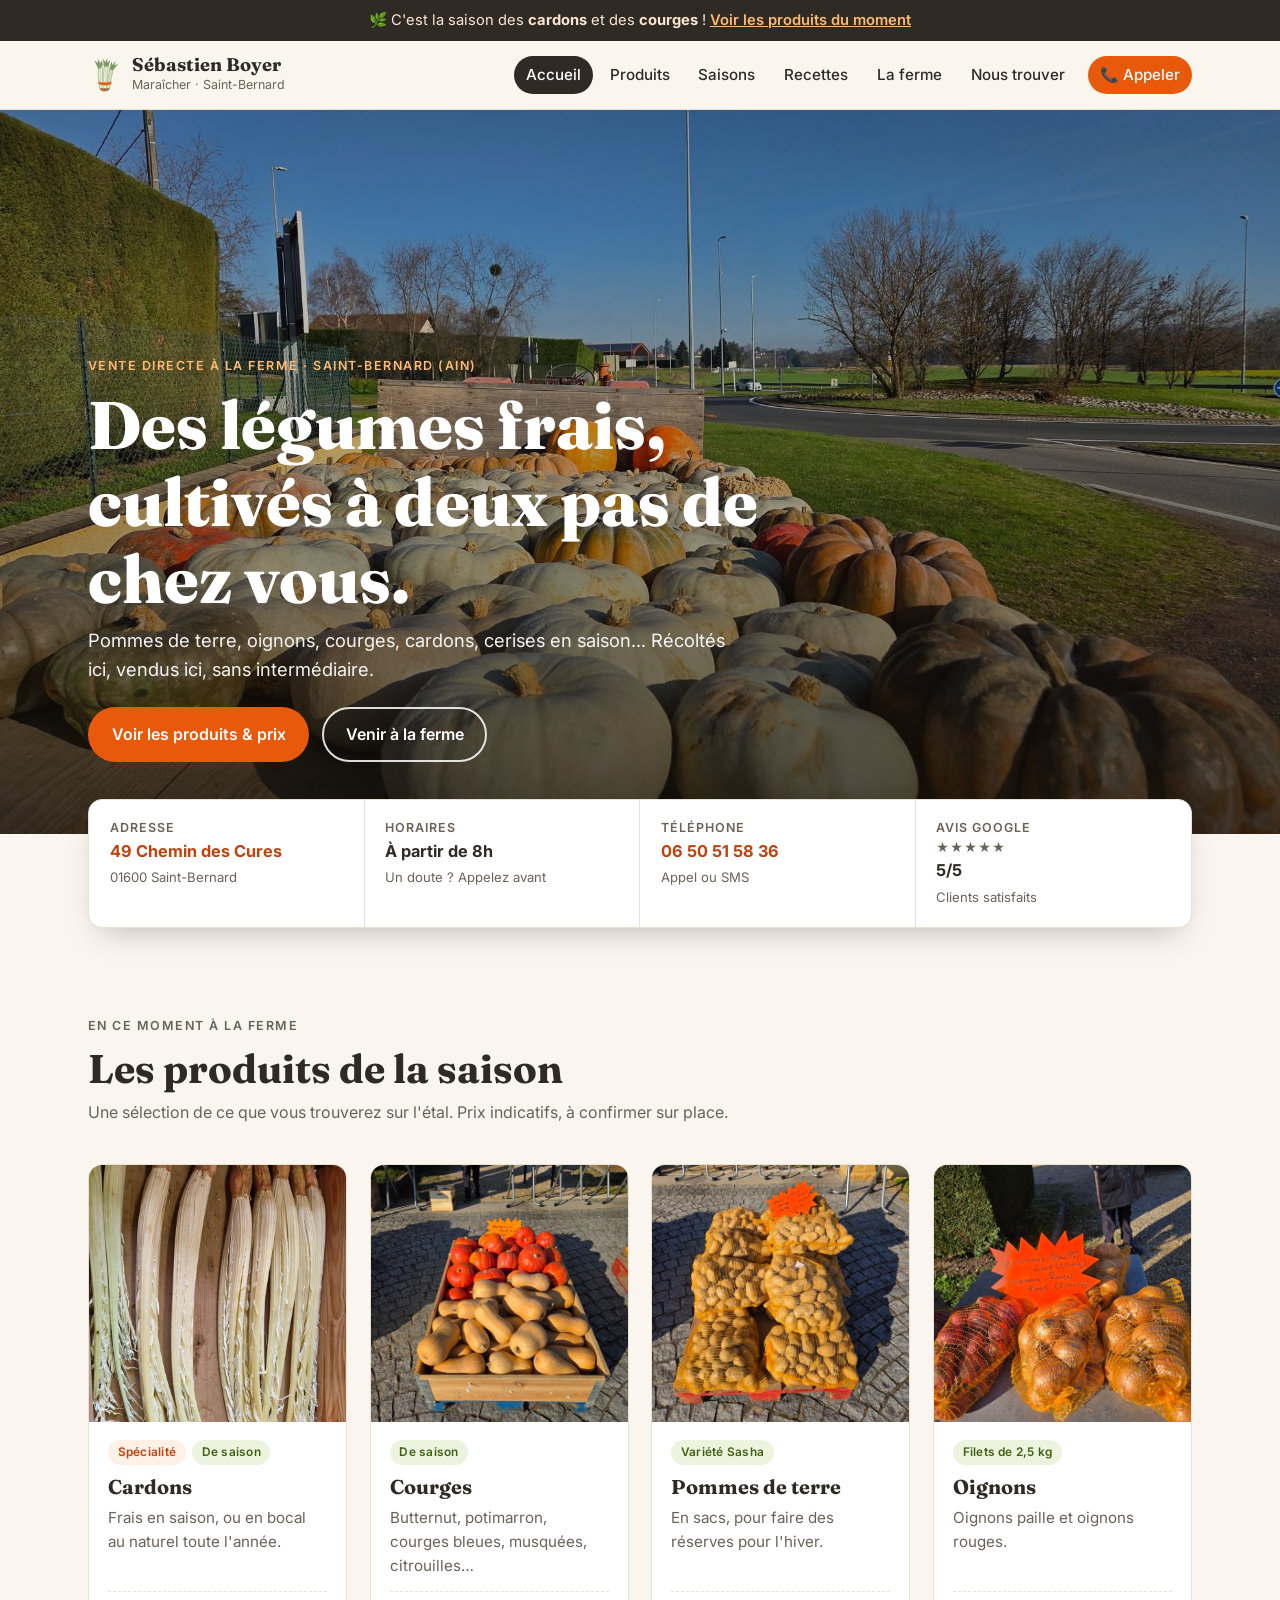
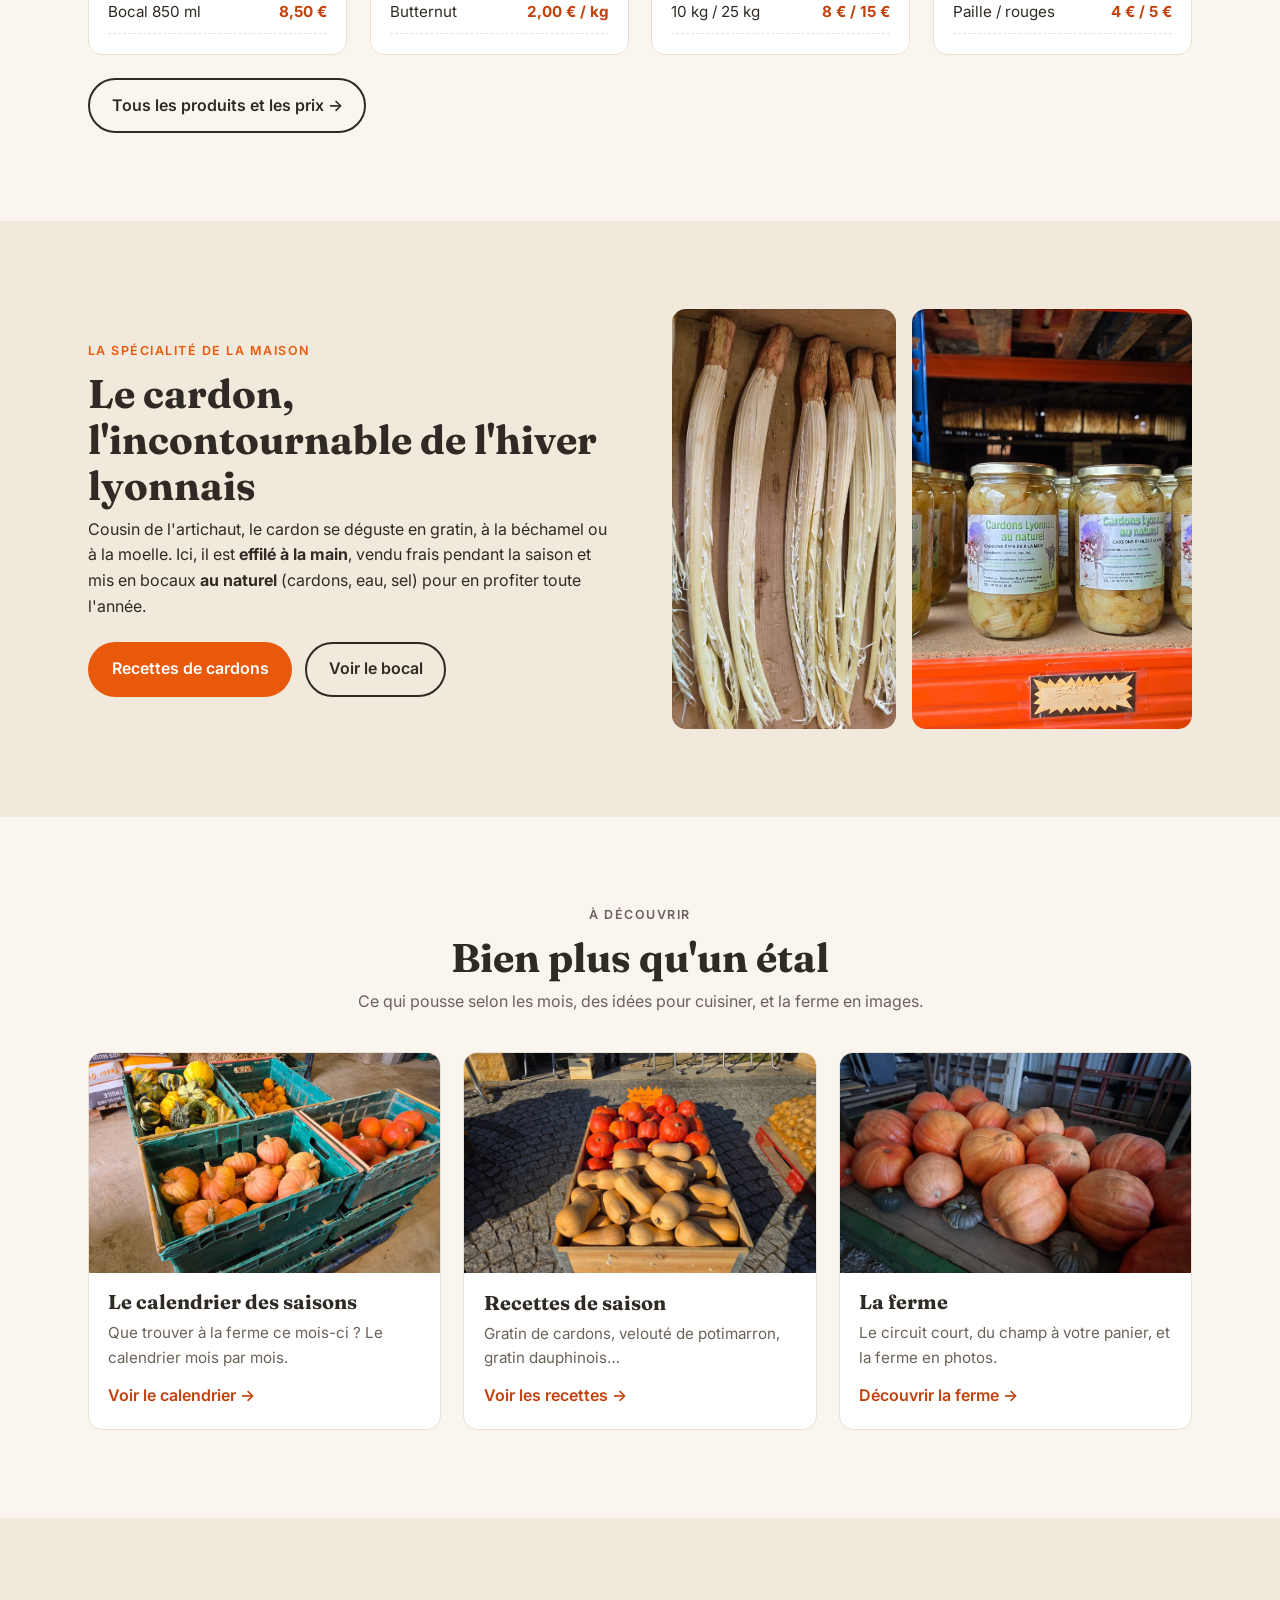
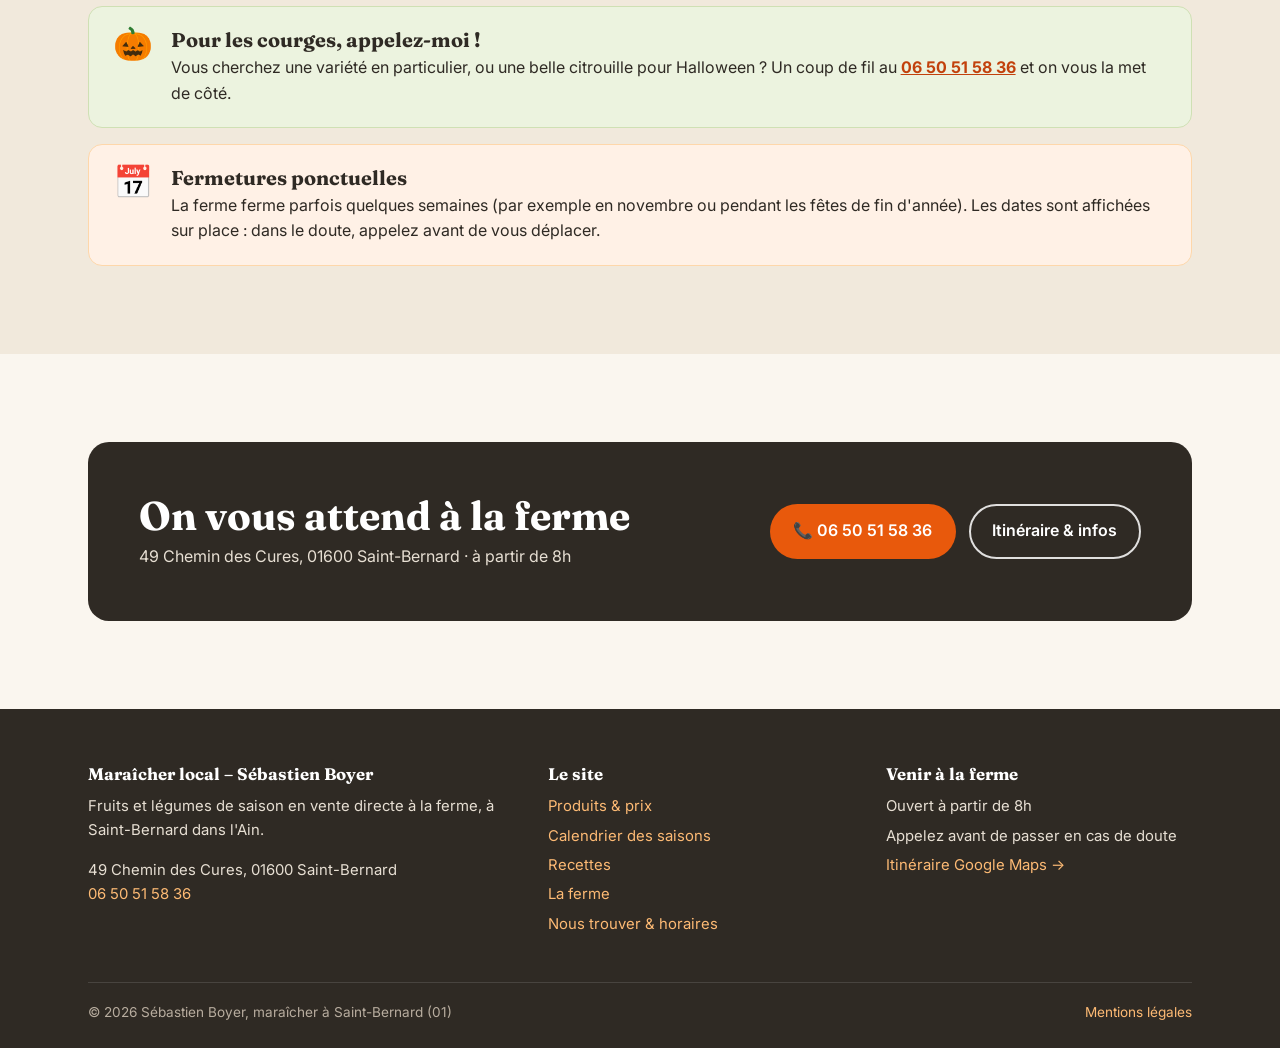
<file: index.html>
<!DOCTYPE html>
<html lang="fr">
<head>
  <meta charset="utf-8">
  <meta name="viewport" content="width=device-width, initial-scale=1">
  <title>Maraîcher local – Sébastien Boyer · Vente directe à Saint-Bernard (01)</title>
  <meta name="description" content="Maraîcher à Saint-Bernard (Ain) : pommes de terre, oignons, courges, cardons, betteraves, cerises en saison. Vente directe à la ferme, produits frais et de saison.">
  <link rel="preconnect" href="https://fonts.googleapis.com">
  <link rel="preconnect" href="https://fonts.gstatic.com" crossorigin>
  <link href="https://fonts.googleapis.com/css2?family=Fraunces:opsz,wght@9..144,600;9..144,800&family=Inter:wght@400;500;600&display=swap" rel="stylesheet">
  <link rel="stylesheet" href="style.css?v=2">
  <link rel="icon" href="favicon.svg" type="image/svg+xml">
  <style>
    .page-accueil .home-hero {
      position: relative; color: #fff; min-height: calc(88vh - var(--header-h));
      display: flex; align-items: flex-end;
      background: url("images/courges-etal.jpg") center 60% / cover no-repeat;
    }
    .page-accueil .home-hero::before {
      content: ""; position: absolute; inset: 0;
      background: linear-gradient(180deg, rgba(20,16,10,.35) 0%, rgba(20,16,10,.25) 40%, rgba(20,16,10,.8) 100%);
    }
    .page-accueil .home-hero .wrap { position: relative; padding-bottom: clamp(3rem, 8vh, 5.5rem); width: 100%; }
    .page-accueil .home-hero h1 { color: #fff; max-width: 780px; font-size: clamp(2.4rem, 6vw, 4.2rem); }
    .page-accueil .home-hero .eyebrow { color: #fdba74; }
    .page-accueil .home-hero .lead { color: rgba(255,255,255,.94); }

    .page-accueil .quick {
      position: relative; z-index: 2; margin-top: -2.2rem;
      display: grid; grid-template-columns: repeat(4, 1fr); gap: 0;
      background: var(--paper); border: 1px solid var(--line); border-radius: var(--radius);
      box-shadow: var(--shadow); overflow: hidden;
    }
    .page-accueil .quick > div { padding: 1.1rem 1.3rem; border-right: 1px solid var(--line); }
    .page-accueil .quick > div:last-child { border-right: 0; }
    .page-accueil .quick span { display: block; font-size: .78rem; text-transform: uppercase; letter-spacing: .08em; color: var(--muted); font-weight: 600; }
    .page-accueil .quick strong { font-size: 1.02rem; }
    .page-accueil .quick a { text-decoration: none; }
    .page-accueil .stars { color: #f59e0b; letter-spacing: 2px; }

    .page-accueil .now-grid { grid-template-columns: repeat(4, 1fr); }
    .page-accueil .now-card > img { aspect-ratio: 1 / 1; }
    @media (max-width: 1000px) { .page-accueil .now-grid { grid-template-columns: 1fr 1fr; } }
    @media (max-width: 520px) { .page-accueil .now-grid { grid-template-columns: 1fr; } }
    .page-accueil .cardon-photos { display: grid; grid-template-columns: 1fr 1.25fr; gap: 1rem; }
    .page-accueil .cardon-photos img { border-radius: var(--radius); height: 420px; width: 100%; object-fit: cover; }

    .page-accueil .explore .card > img { aspect-ratio: 16 / 10; }
    .page-accueil .explore .more { margin-top: auto; font-weight: 600; color: var(--orange-dark); }

    @media (max-width: 820px) {
      .page-accueil .quick { grid-template-columns: 1fr 1fr; }
      .page-accueil .quick > div:nth-child(2) { border-right: 0; }
      .page-accueil .quick > div:nth-child(-n+2) { border-bottom: 1px solid var(--line); }
      .page-accueil .cardon-photos img { height: 260px; }
    }
  </style>
</head>
<body class="page-accueil">

<div class="notice">🌿 C'est la saison des <strong>cardons</strong> et des <strong>courges</strong> ! <a href="produits.html">Voir les produits du moment</a></div>

<header class="site-header">
  <div class="wrap">
    <a href="index.html" class="brand">
      <img src="favicon.svg" alt="" width="34" height="34">
      <div><strong>Sébastien Boyer</strong><span>Maraîcher · Saint-Bernard</span></div>
    </a>
    <button class="nav-toggle" aria-expanded="false" aria-controls="menu">Menu</button>
    <nav class="main-nav" id="menu" aria-label="Menu principal">
      <a href="index.html">Accueil</a>
      <a href="produits.html">Produits</a>
      <a href="saisons.html">Saisons</a>
      <a href="recettes.html">Recettes</a>
      <a href="ferme.html">La ferme</a>
      <a href="contact.html">Nous trouver</a>
      <a href="tel:+33650515836" class="nav-call">📞 Appeler</a>
    </nav>
  </div>
</header>

<main>

  <section class="home-hero">
    <div class="wrap">
      <p class="eyebrow">Vente directe à la ferme · Saint-Bernard (Ain)</p>
      <h1>Des légumes frais, cultivés à deux pas de chez vous.</h1>
      <p class="lead">Pommes de terre, oignons, courges, cardons, cerises en saison… Récoltés ici, vendus ici, sans intermédiaire.</p>
      <div class="actions">
        <a class="btn btn-primary" href="produits.html">Voir les produits &amp; prix</a>
        <a class="btn btn-ghost" href="contact.html">Venir à la ferme</a>
      </div>
    </div>
  </section>

  <div class="wrap">
    <div class="quick">
      <div><span>Adresse</span><strong><a href="contact.html">49 Chemin des Cures</a></strong><br><small>01600 Saint-Bernard</small></div>
      <div><span>Horaires</span><strong>À partir de 8h</strong><br><small>Un doute ? Appelez avant</small></div>
      <div><span>Téléphone</span><strong><a href="tel:+33650515836">06 50 51 58 36</a></strong><br><small>Appel ou SMS</small></div>
      <div><span>Avis Google</span><strong><span class="stars" aria-hidden="true">★★★★★</span> 5/5</strong><br><small>Clients satisfaits</small></div>
    </div>
  </div>

  <section class="section">
    <div class="wrap">
      <div class="section-head">
        <p class="eyebrow">En ce moment à la ferme</p>
        <h2>Les produits de la saison</h2>
        <p>Une sélection de ce que vous trouverez sur l'étal. Prix indicatifs, à confirmer sur place.</p>
      </div>
      <div class="grid now-grid">
        <a class="card now-card" href="produits.html">
          <img src="images/cardons.jpg" alt="Cardons frais effilés dans une caisse en bois" loading="lazy">
          <div class="card-body">
            <div class="badges"><span class="badge badge-orange">Spécialité</span><span class="badge">De saison</span></div>
            <h3>Cardons</h3>
            <p>Frais en saison, ou en bocal au naturel toute l'année.</p>
            <ul class="prices"><li><span>Bocal 850 ml</span><strong>8,50 €</strong></li></ul>
          </div>
        </a>
        <a class="card now-card" href="produits.html">
          <img src="images/butternut-potimarron.jpg" alt="Butternuts et potimarrons" loading="lazy">
          <div class="card-body">
            <div class="badges"><span class="badge">De saison</span></div>
            <h3>Courges</h3>
            <p>Butternut, potimarron, courges bleues, musquées, citrouilles…</p>
            <ul class="prices"><li><span>Butternut</span><strong>2,00 € / kg</strong></li></ul>
          </div>
        </a>
        <a class="card now-card" href="produits.html">
          <img src="images/pommes-de-terre.jpg" alt="Sacs de pommes de terre" loading="lazy">
          <div class="card-body">
            <div class="badges"><span class="badge">Variété Sasha</span></div>
            <h3>Pommes de terre</h3>
            <p>En sacs, pour faire des réserves pour l'hiver.</p>
            <ul class="prices"><li><span>10 kg / 25 kg</span><strong>8 € / 15 €</strong></li></ul>
          </div>
        </a>
        <a class="card now-card" href="produits.html">
          <img src="images/oignons.jpg" alt="Filets d'oignons jaunes et rouges" loading="lazy">
          <div class="card-body">
            <div class="badges"><span class="badge">Filets de 2,5 kg</span></div>
            <h3>Oignons</h3>
            <p>Oignons paille et oignons rouges.</p>
            <ul class="prices"><li><span>Paille / rouges</span><strong>4 € / 5 €</strong></li></ul>
          </div>
        </a>
      </div>
      <div class="actions"><a class="btn btn-outline" href="produits.html">Tous les produits et les prix →</a></div>
    </div>
  </section>

  <section class="section section-alt">
    <div class="wrap split">
      <div>
        <p class="eyebrow">La spécialité de la maison</p>
        <h2>Le cardon, l'incontournable de l'hiver lyonnais</h2>
        <p>Cousin de l'artichaut, le cardon se déguste en gratin, à la béchamel ou à la moelle. Ici, il est <strong>effilé à la main</strong>, vendu frais pendant la saison et mis en bocaux <strong>au naturel</strong> (cardons, eau, sel) pour en profiter toute l'année.</p>
        <div class="actions">
          <a class="btn btn-primary" href="recettes.html">Recettes de cardons</a>
          <a class="btn btn-outline" href="produits.html">Voir le bocal</a>
        </div>
      </div>
      <div class="cardon-photos">
        <img src="images/cardons.jpg" alt="Cardons frais effilés à la main" loading="lazy">
        <img src="images/cardons-bocaux.jpg" alt="Bocaux de cardons lyonnais au naturel" loading="lazy">
      </div>
    </div>
  </section>

  <section class="section explore">
    <div class="wrap">
      <div class="section-head center">
        <p class="eyebrow">À découvrir</p>
        <h2>Bien plus qu'un étal</h2>
        <p>Ce qui pousse selon les mois, des idées pour cuisiner, et la ferme en images.</p>
      </div>
      <div class="grid-3">
        <a class="card" href="saisons.html">
          <img src="images/courges-variees.jpg" alt="Caisses de courges variées" loading="lazy">
          <div class="card-body">
            <h3>Le calendrier des saisons</h3>
            <p>Que trouver à la ferme ce mois-ci ? Le calendrier mois par mois.</p>
            <span class="more">Voir le calendrier →</span>
          </div>
        </a>
        <a class="card" href="recettes.html">
          <img src="images/butternut-potimarron.jpg" alt="Butternuts et potimarrons" loading="lazy">
          <div class="card-body">
            <h3>Recettes de saison</h3>
            <p>Gratin de cardons, velouté de potimarron, gratin dauphinois…</p>
            <span class="more">Voir les recettes →</span>
          </div>
        </a>
        <a class="card" href="ferme.html">
          <img src="images/citrouilles.jpg" alt="Grosses citrouilles sous le hangar" loading="lazy">
          <div class="card-body">
            <h3>La ferme</h3>
            <p>Le circuit court, du champ à votre panier, et la ferme en photos.</p>
            <span class="more">Découvrir la ferme →</span>
          </div>
        </a>
      </div>
    </div>
  </section>

  <section class="section section-alt">
    <div class="wrap">
      <div class="callout callout-green">
        <span class="icon">🎃</span>
        <div>
          <h3>Pour les courges, appelez-moi !</h3>
          <p>Vous cherchez une variété en particulier, ou une belle citrouille pour Halloween ? Un coup de fil au <a href="tel:+33650515836"><strong>06 50 51 58 36</strong></a> et on vous la met de côté.</p>
        </div>
      </div>
      <div class="callout" style="margin-top:1rem">
        <span class="icon">📅</span>
        <div>
          <h3>Fermetures ponctuelles</h3>
          <p>La ferme ferme parfois quelques semaines (par exemple en novembre ou pendant les fêtes de fin d'année). Les dates sont affichées sur place : dans le doute, appelez avant de vous déplacer.</p>
        </div>
      </div>
    </div>
  </section>

  <section class="section">
    <div class="wrap">
      <div class="cta">
        <div>
          <h2>On vous attend à la ferme</h2>
          <p>49 Chemin des Cures, 01600 Saint-Bernard · à partir de 8h</p>
        </div>
        <div class="actions" style="margin:0">
          <a class="btn btn-primary" href="tel:+33650515836">📞 06 50 51 58 36</a>
          <a class="btn btn-ghost" href="contact.html">Itinéraire &amp; infos</a>
        </div>
      </div>
    </div>
  </section>

</main>

<footer class="site-footer">
  <div class="wrap">
    <div class="footer-grid">
      <div>
        <h4>Maraîcher local – Sébastien Boyer</h4>
        <p>Fruits et légumes de saison en vente directe à la ferme, à Saint-Bernard dans l'Ain.</p>
        <p>49 Chemin des Cures, 01600 Saint-Bernard<br><a href="tel:+33650515836">06 50 51 58 36</a></p>
      </div>
      <div>
        <h4>Le site</h4>
        <ul>
          <li><a href="produits.html">Produits &amp; prix</a></li>
          <li><a href="saisons.html">Calendrier des saisons</a></li>
          <li><a href="recettes.html">Recettes</a></li>
          <li><a href="ferme.html">La ferme</a></li>
          <li><a href="contact.html">Nous trouver &amp; horaires</a></li>
        </ul>
      </div>
      <div>
        <h4>Venir à la ferme</h4>
        <ul>
          <li>Ouvert à partir de 8h</li>
          <li>Appelez avant de passer en cas de doute</li>
          <li><a href="https://www.google.com/maps/search/?api=1&query=49+Chemin+des+Cures+01600+Saint-Bernard" target="_blank" rel="noopener">Itinéraire Google Maps →</a></li>
        </ul>
      </div>
    </div>
    <div class="footer-bottom">
      <span>© <span id="year">2026</span> Sébastien Boyer, maraîcher à Saint-Bernard (01)</span>
      <a href="mentions-legales.html">Mentions légales</a>
    </div>
  </div>
</footer>

<script src="js/main.js?v=2"></script>
</body>
</html>
</file>
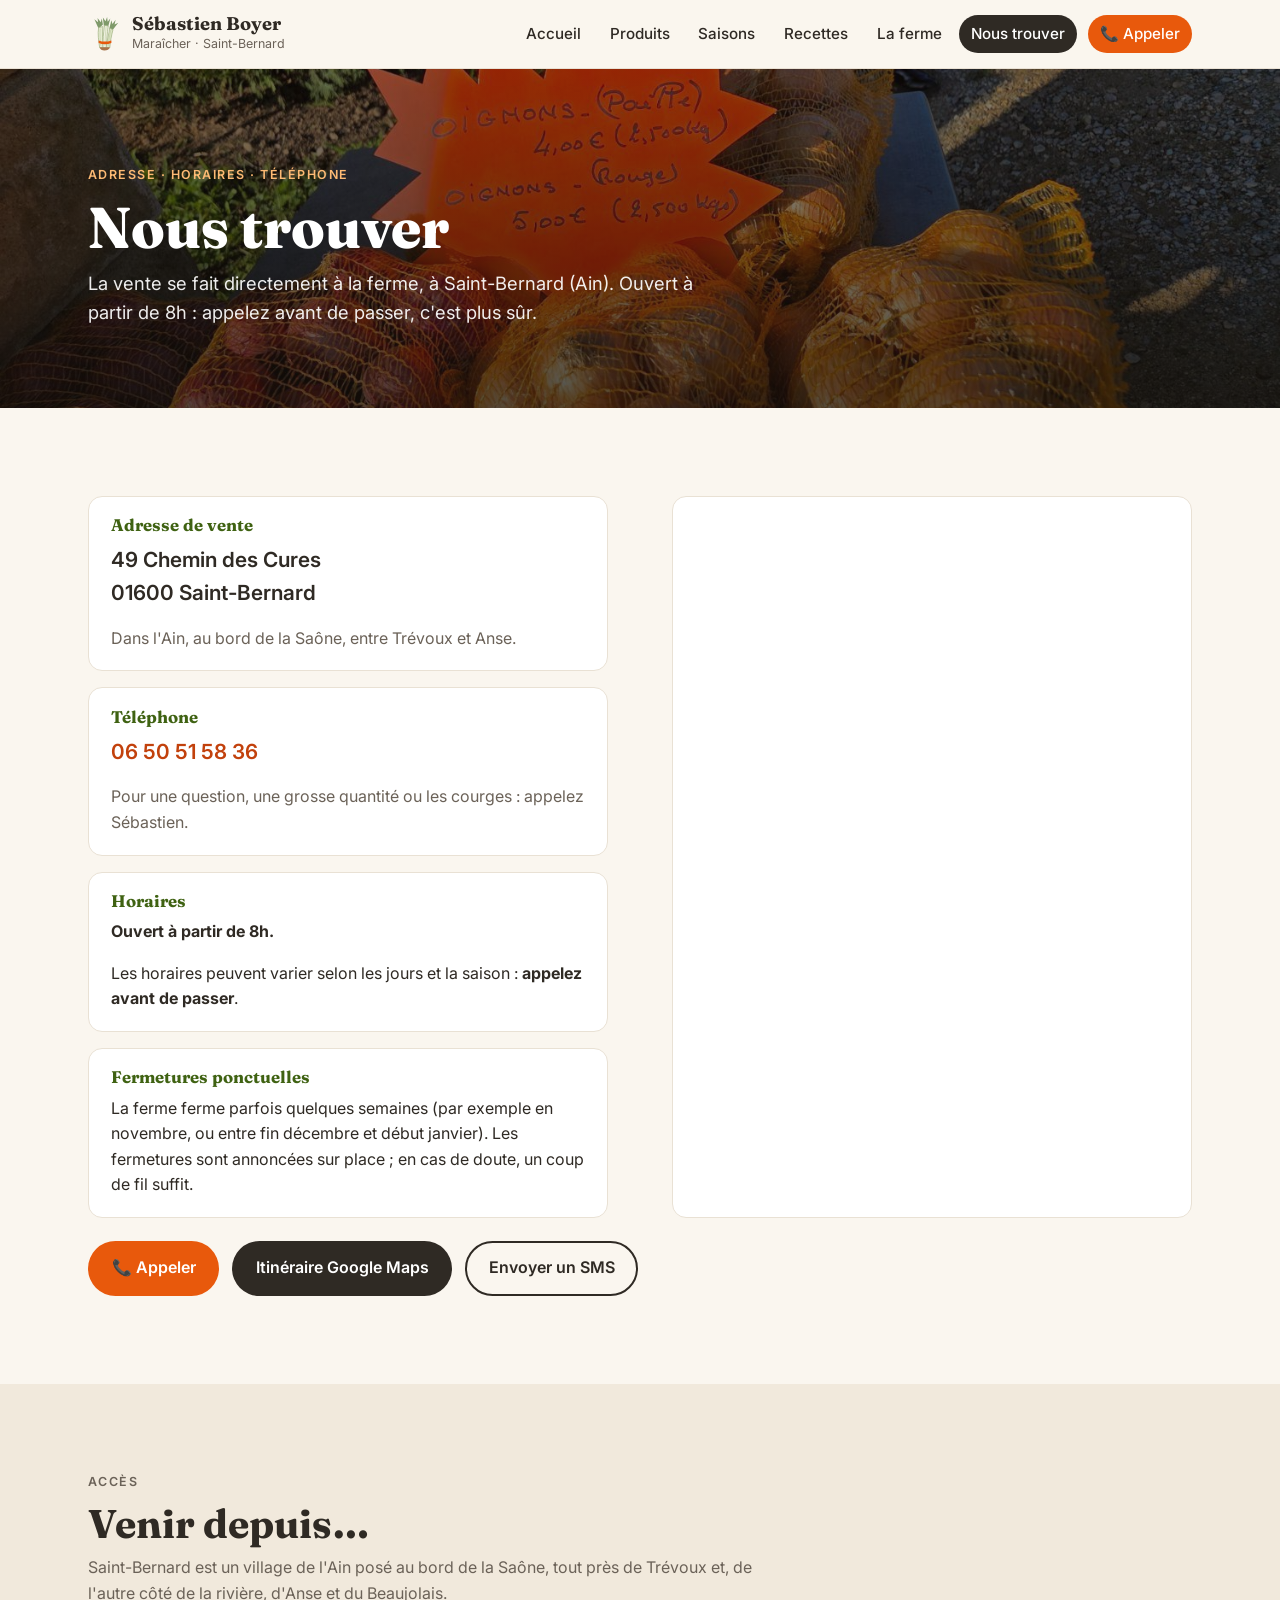
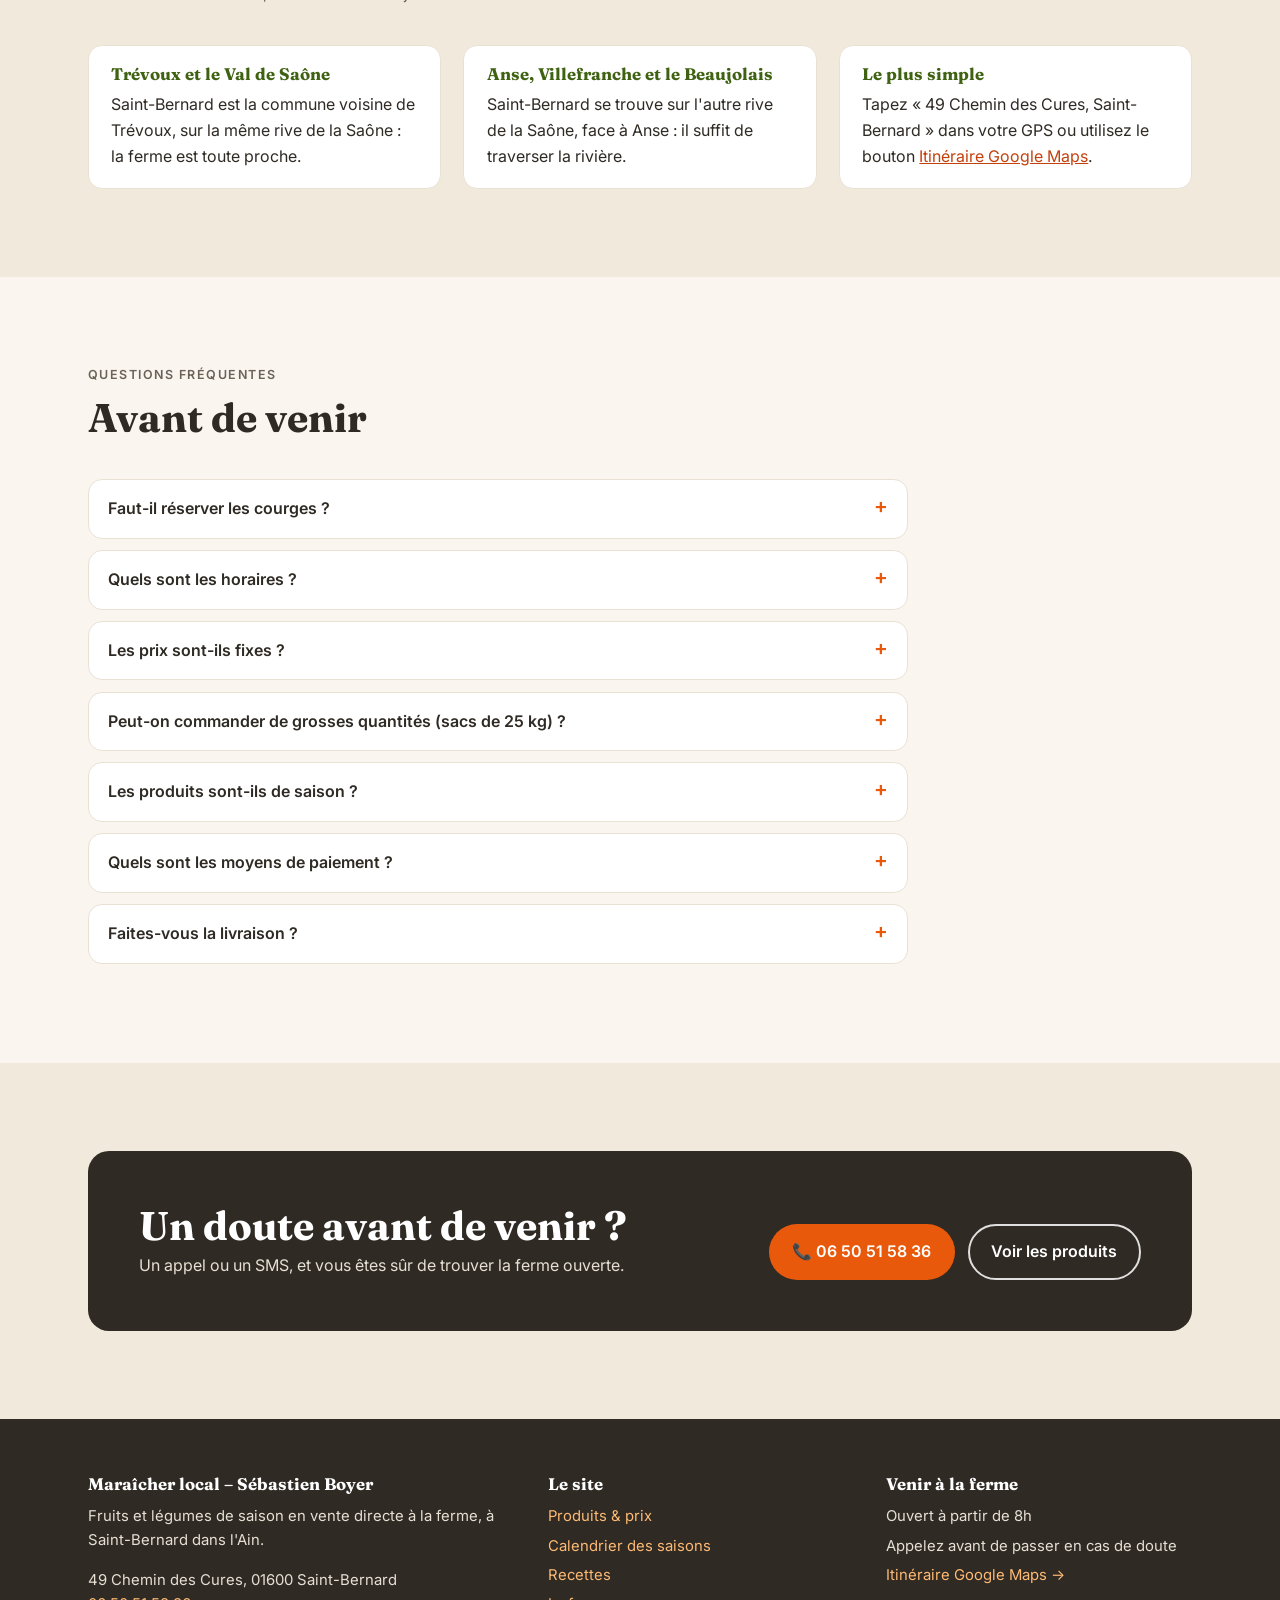
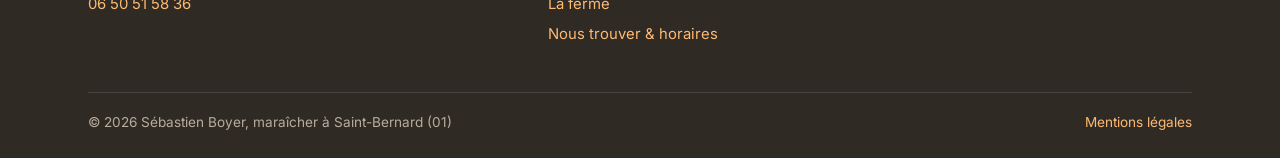
<file: contact.html>
<!DOCTYPE html>
<html lang="fr">
<head>
  <meta charset="utf-8">
  <meta name="viewport" content="width=device-width, initial-scale=1">
  <title>Nous trouver · Maraîcher local – Sébastien Boyer, Saint-Bernard (01)</title>
  <meta name="description" content="Adresse, horaires et téléphone du maraîcher Sébastien Boyer à Saint-Bernard (Ain), près de Trévoux et Anse : vente directe de légumes, ouvert dès 8h.">
  <link rel="preconnect" href="https://fonts.googleapis.com">
  <link rel="preconnect" href="https://fonts.gstatic.com" crossorigin>
  <link href="https://fonts.googleapis.com/css2?family=Fraunces:opsz,wght@9..144,600;9..144,800&family=Inter:wght@400;500;600&display=swap" rel="stylesheet">
  <link rel="stylesheet" href="style.css?v=2">
  <link rel="icon" href="favicon.svg" type="image/svg+xml">
  <style>
    .page-contact .contact-split { align-items: stretch; }
    .page-contact .infos { display: grid; gap: 1rem; align-content: start; }
    .page-contact .infos .big { font-size: 1.3rem; font-weight: 600; }
    .page-contact .infos a[href^="tel:"] { text-decoration: none; }
    .page-contact .map-frame { border-radius: var(--radius); overflow: hidden; border: 1px solid var(--line); background: var(--paper); min-height: 380px; }
    .page-contact .map-frame iframe { display: block; width: 100%; height: 100%; min-height: 380px; border: 0; }
    .page-contact .faq { max-width: 820px; }
  </style>
</head>
<body class="page-contact">

<header class="site-header">
  <div class="wrap">
    <a href="index.html" class="brand">
      <img src="favicon.svg" alt="" width="34" height="34">
      <div><strong>Sébastien Boyer</strong><span>Maraîcher · Saint-Bernard</span></div>
    </a>
    <button class="nav-toggle" aria-expanded="false" aria-controls="menu">Menu</button>
    <nav class="main-nav" id="menu" aria-label="Menu principal">
      <a href="index.html">Accueil</a>
      <a href="produits.html">Produits</a>
      <a href="saisons.html">Saisons</a>
      <a href="recettes.html">Recettes</a>
      <a href="ferme.html">La ferme</a>
      <a href="contact.html">Nous trouver</a>
      <a href="tel:+33650515836" class="nav-call">📞 Appeler</a>
    </nav>
  </div>
</header>

<main>

  <section class="page-hero" style="background-image:url('images/oignons.jpg')">
    <div class="wrap">
      <p class="eyebrow">Adresse · horaires · téléphone</p>
      <h1>Nous trouver</h1>
      <p class="lead">La vente se fait directement à la ferme, à Saint-Bernard (Ain). Ouvert à partir de 8h : appelez avant de passer, c'est plus sûr.</p>
    </div>
  </section>

  <!-- Infos + carte -->
  <section class="section">
    <div class="wrap split contact-split">
      <div class="infos">
        <div class="info-box">
          <h3>Adresse de vente</h3>
          <p class="big">49 Chemin des Cures<br>01600 Saint-Bernard</p>
          <p class="muted">Dans l'Ain, au bord de la Saône, entre Trévoux et Anse.</p>
        </div>
        <div class="info-box">
          <h3>Téléphone</h3>
          <p class="big"><a href="tel:+33650515836">06 50 51 58 36</a></p>
          <p class="muted">Pour une question, une grosse quantité ou les courges : appelez Sébastien.</p>
        </div>
        <div class="info-box">
          <h3>Horaires</h3>
          <p><strong>Ouvert à partir de 8h.</strong></p>
          <p>Les horaires peuvent varier selon les jours et la saison : <strong>appelez avant de passer</strong>.</p>
        </div>
        <div class="info-box">
          <h3>Fermetures ponctuelles</h3>
          <p>La ferme ferme parfois quelques semaines (par exemple en novembre, ou entre fin décembre et début janvier). Les fermetures sont annoncées sur place ; en cas de doute, un coup de fil suffit.</p>
        </div>
      </div>
      <div class="map-frame">
        <iframe src="https://maps.google.com/maps?q=49%20Chemin%20des%20Cures%2C%2001600%20Saint-Bernard&z=14&output=embed" loading="lazy" title="Carte Google Maps : 49 Chemin des Cures, 01600 Saint-Bernard" referrerpolicy="no-referrer-when-downgrade"></iframe>
      </div>
    </div>
    <div class="wrap">
      <div class="actions">
        <a href="tel:+33650515836" class="btn btn-primary">📞 Appeler</a>
        <a href="https://www.google.com/maps/search/?api=1&query=49+Chemin+des+Cures+01600+Saint-Bernard" class="btn btn-dark" target="_blank" rel="noopener">Itinéraire Google Maps</a>
        <a href="sms:+33650515836" class="btn btn-outline">Envoyer un SMS</a>
      </div>
    </div>
  </section>

  <!-- Venir depuis -->
  <section class="section section-alt">
    <div class="wrap">
      <div class="section-head">
        <p class="eyebrow">Accès</p>
        <h2>Venir depuis…</h2>
        <p>Saint-Bernard est un village de l'Ain posé au bord de la Saône, tout près de Trévoux et, de l'autre côté de la rivière, d'Anse et du Beaujolais.</p>
      </div>
      <div class="grid-3">
        <div class="info-box">
          <h3>Trévoux et le Val de Saône</h3>
          <p>Saint-Bernard est la commune voisine de Trévoux, sur la même rive de la Saône : la ferme est toute proche.</p>
        </div>
        <div class="info-box">
          <h3>Anse, Villefranche et le Beaujolais</h3>
          <p>Saint-Bernard se trouve sur l'autre rive de la Saône, face à Anse : il suffit de traverser la rivière.</p>
        </div>
        <div class="info-box">
          <h3>Le plus simple</h3>
          <p>Tapez « 49 Chemin des Cures, Saint-Bernard » dans votre GPS ou utilisez le bouton <a href="https://www.google.com/maps/search/?api=1&query=49+Chemin+des+Cures+01600+Saint-Bernard" target="_blank" rel="noopener">Itinéraire Google Maps</a>.</p>
        </div>
      </div>
    </div>
  </section>

  <!-- FAQ -->
  <section class="section">
    <div class="wrap">
      <div class="section-head">
        <p class="eyebrow">Questions fréquentes</p>
        <h2>Avant de venir</h2>
      </div>
      <div class="faq">
        <details>
          <summary>Faut-il réserver les courges ?</summary>
          <div><p>Le plus simple est d'appeler Sébastien au <a href="tel:+33650515836">06 50 51 58 36</a> : il vous dira ce qui est disponible et comment s'organiser.</p></div>
        </details>
        <details>
          <summary>Quels sont les horaires ?</summary>
          <div><p>La ferme ouvre à partir de 8h. Le détail jour par jour peut varier : appelez avant de passer pour être sûr de trouver quelqu'un.</p></div>
        </details>
        <details>
          <summary>Les prix sont-ils fixes ?</summary>
          <div><p>Les prix affichés sur le site sont indicatifs et peuvent évoluer selon la saison et la récolte. Les prix du jour sont ceux écrits sur les pancartes de l'étal. Voir la page <a href="produits.html">Produits &amp; prix</a>.</p></div>
        </details>
        <details>
          <summary>Peut-on commander de grosses quantités (sacs de 25 kg) ?</summary>
          <div><p>Oui, des pommes de terre sont proposées en sacs de 25 kg. Pour une grosse quantité, appelez avant au <a href="tel:+33650515836">06 50 51 58 36</a> pour vérifier la disponibilité.</p></div>
        </details>
        <details>
          <summary>Les produits sont-ils de saison ?</summary>
          <div><p>Oui : la ferme vend des fruits et légumes de saison, et l'étal change au fil de l'année. Consultez le <a href="saisons.html">calendrier des saisons</a> pour savoir quoi trouver selon le mois.</p></div>
        </details>
        <details>
          <summary>Quels sont les moyens de paiement ?</summary>
          <div><p>Renseignez-vous sur place ou par téléphone au <a href="tel:+33650515836">06 50 51 58 36</a>.</p></div>
        </details>
        <details>
          <summary>Faites-vous la livraison ?</summary>
          <div><p>Nous ne pouvons pas vous répondre ici : le mieux est d'appeler Sébastien au <a href="tel:+33650515836">06 50 51 58 36</a> pour en parler.</p></div>
        </details>
      </div>
    </div>
  </section>

  <!-- CTA -->
  <section class="section section-alt">
    <div class="wrap">
      <div class="cta">
        <div>
          <h2>Un doute avant de venir ?</h2>
          <p>Un appel ou un SMS, et vous êtes sûr de trouver la ferme ouverte.</p>
        </div>
        <div class="actions">
          <a href="tel:+33650515836" class="btn btn-primary">📞 06 50 51 58 36</a>
          <a href="produits.html" class="btn btn-ghost">Voir les produits</a>
        </div>
      </div>
    </div>
  </section>

</main>

<footer class="site-footer">
  <div class="wrap">
    <div class="footer-grid">
      <div>
        <h4>Maraîcher local – Sébastien Boyer</h4>
        <p>Fruits et légumes de saison en vente directe à la ferme, à Saint-Bernard dans l'Ain.</p>
        <p>49 Chemin des Cures, 01600 Saint-Bernard<br><a href="tel:+33650515836">06 50 51 58 36</a></p>
      </div>
      <div>
        <h4>Le site</h4>
        <ul>
          <li><a href="produits.html">Produits &amp; prix</a></li>
          <li><a href="saisons.html">Calendrier des saisons</a></li>
          <li><a href="recettes.html">Recettes</a></li>
          <li><a href="ferme.html">La ferme</a></li>
          <li><a href="contact.html">Nous trouver &amp; horaires</a></li>
        </ul>
      </div>
      <div>
        <h4>Venir à la ferme</h4>
        <ul>
          <li>Ouvert à partir de 8h</li>
          <li>Appelez avant de passer en cas de doute</li>
          <li><a href="https://www.google.com/maps/search/?api=1&query=49+Chemin+des+Cures+01600+Saint-Bernard" target="_blank" rel="noopener">Itinéraire Google Maps →</a></li>
        </ul>
      </div>
    </div>
    <div class="footer-bottom">
      <span>© <span id="year">2026</span> Sébastien Boyer, maraîcher à Saint-Bernard (01)</span>
      <a href="mentions-legales.html">Mentions légales</a>
    </div>
  </div>
</footer>

<script src="js/main.js?v=2"></script>
</body>
</html>
</file>
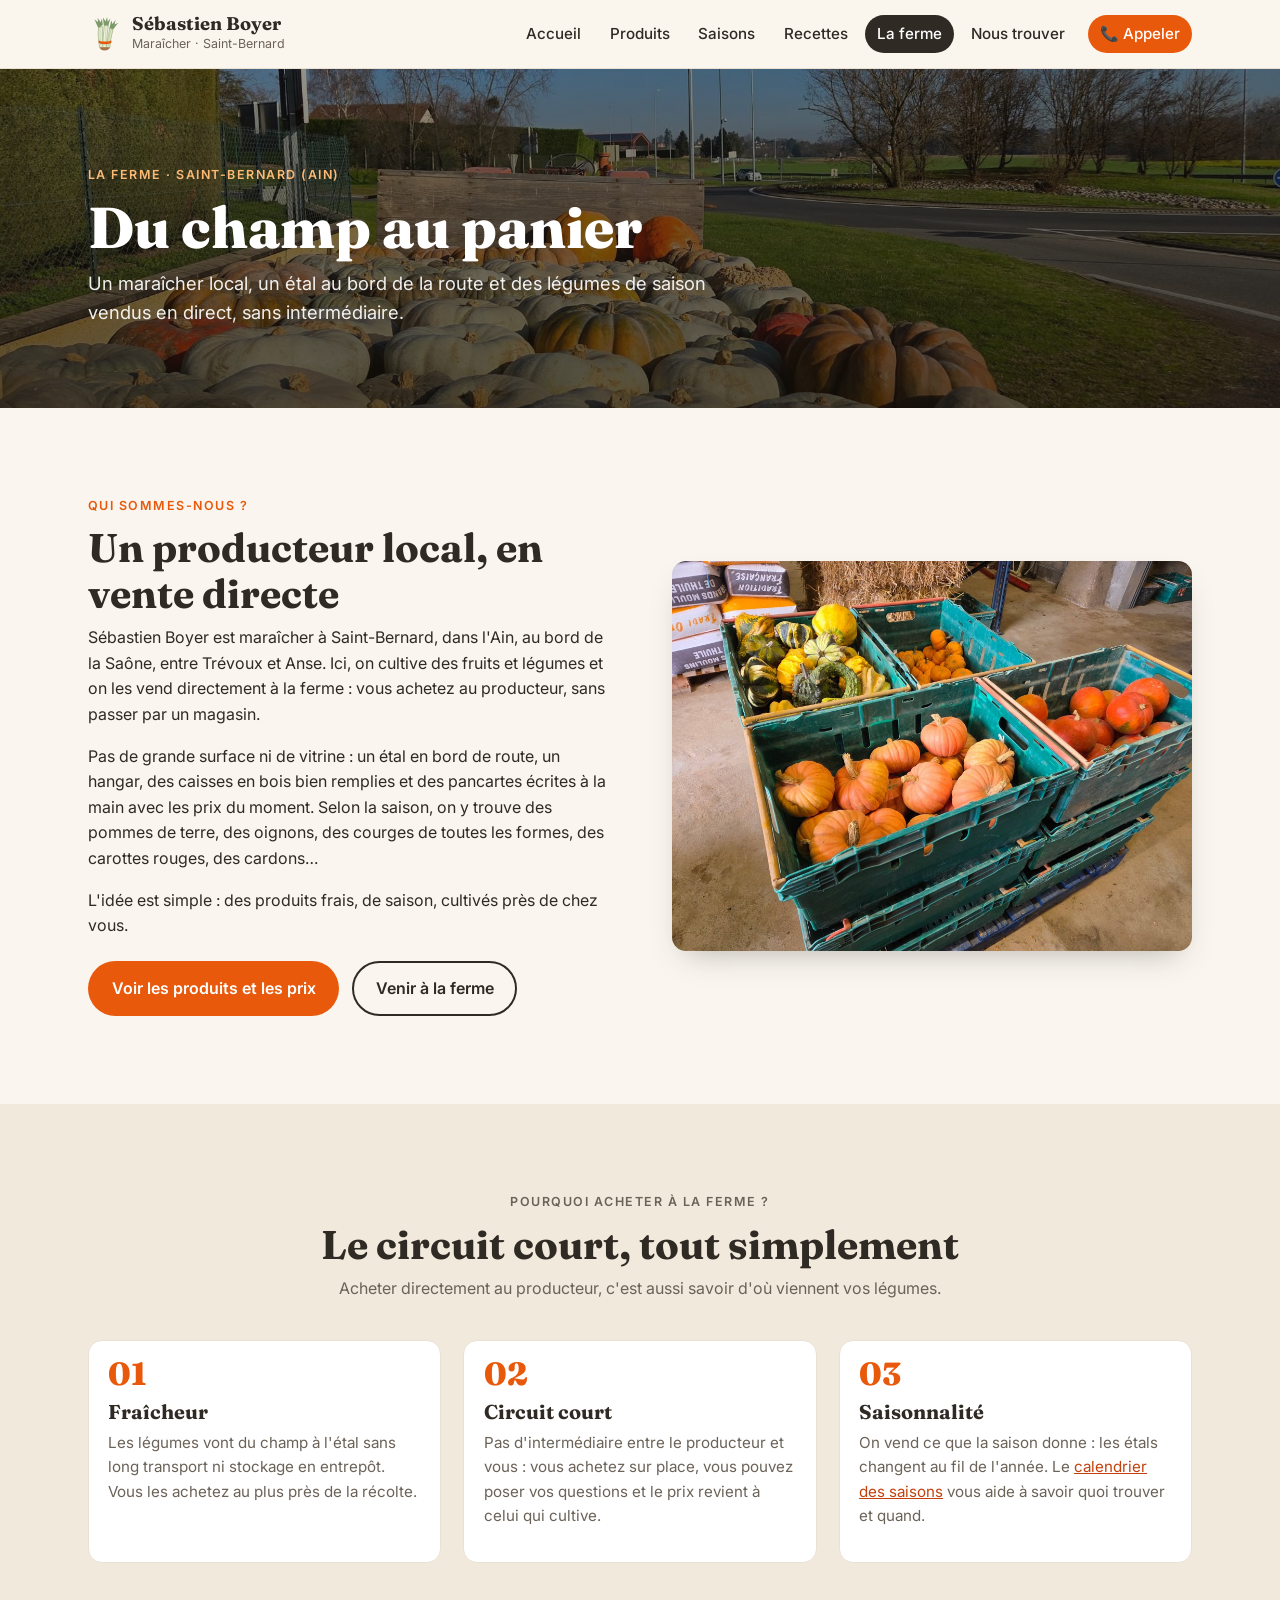
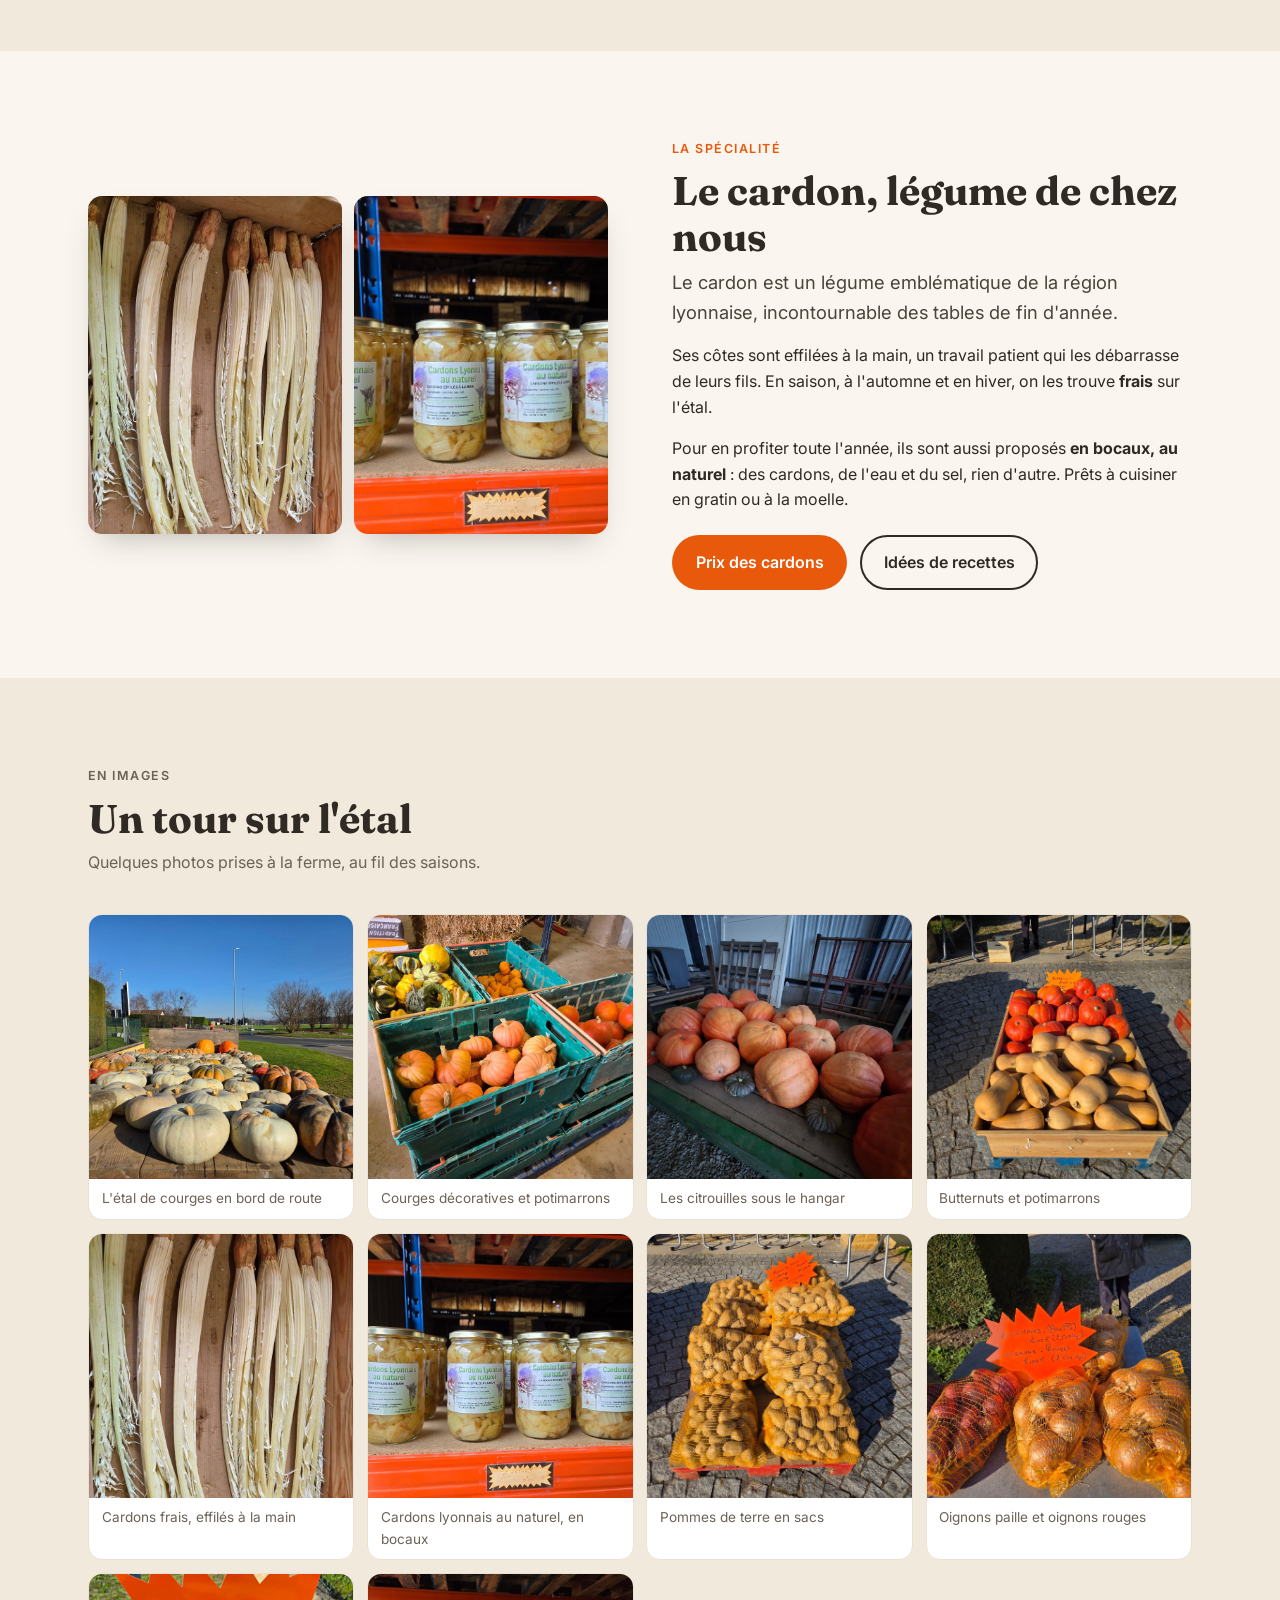
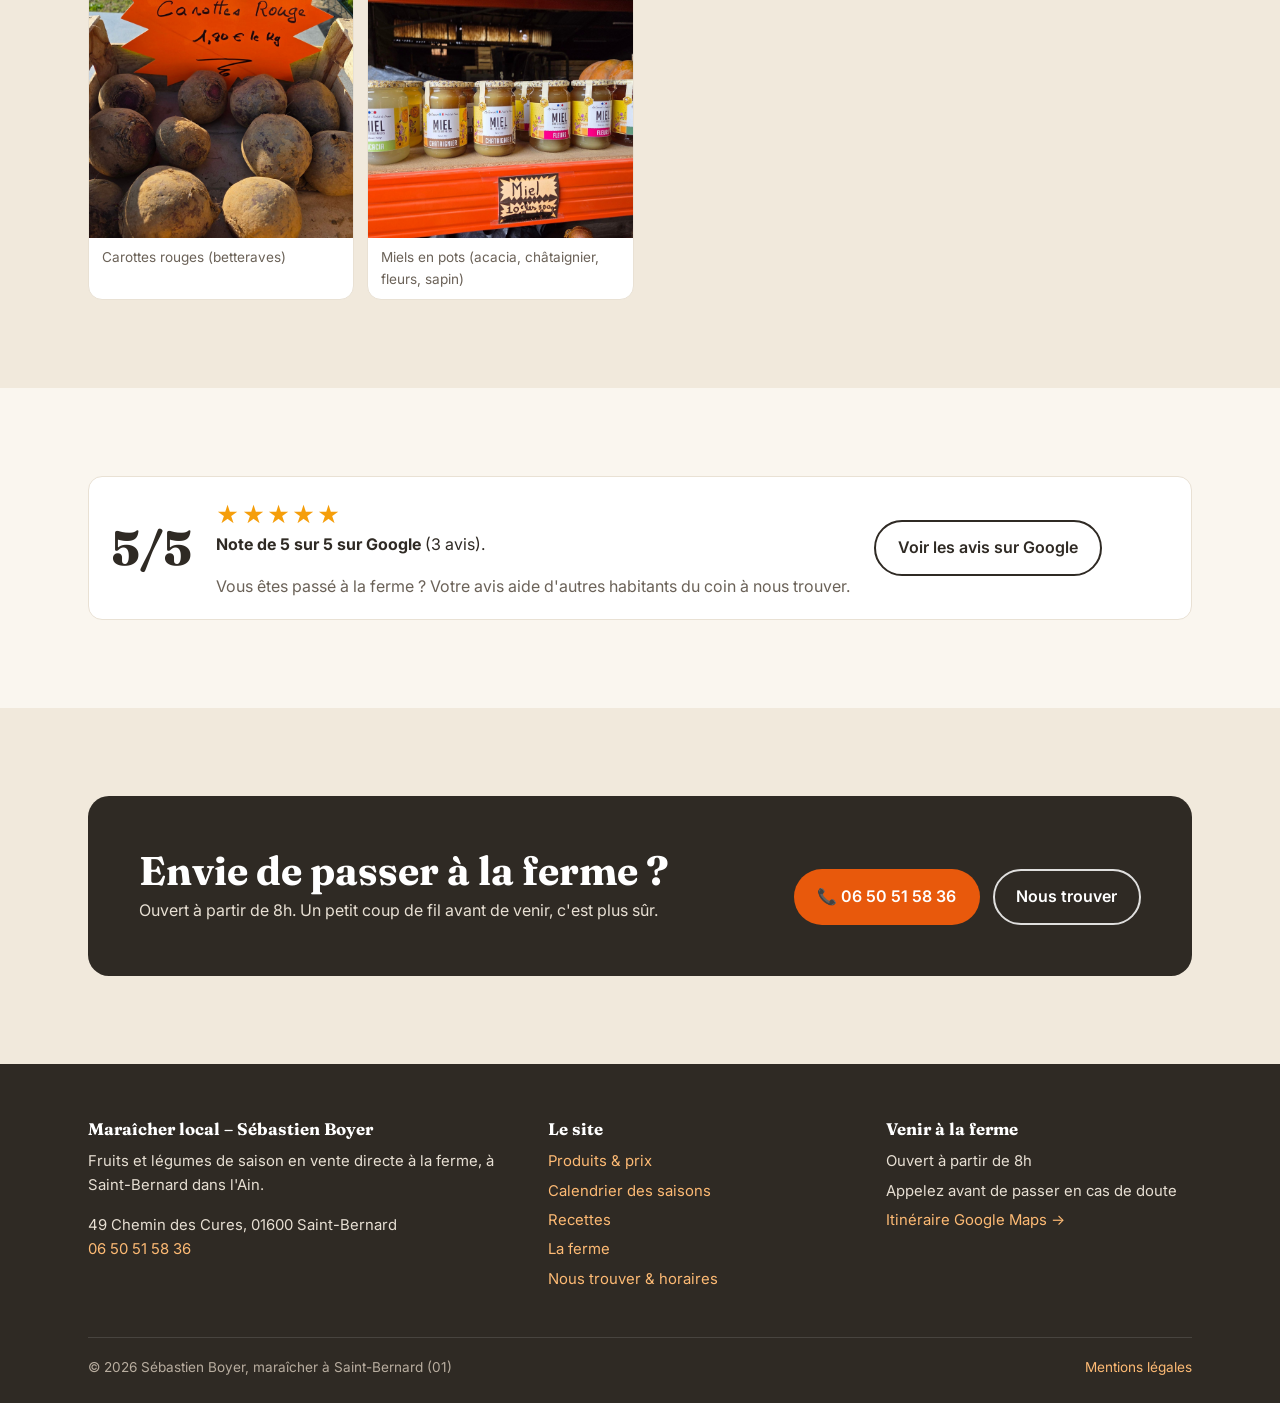
<file: ferme.html>
<!DOCTYPE html>
<html lang="fr">
<head>
  <meta charset="utf-8">
  <meta name="viewport" content="width=device-width, initial-scale=1">
  <title>La ferme · Maraîcher local – Sébastien Boyer, Saint-Bernard (01)</title>
  <meta name="description" content="La ferme de Sébastien Boyer, maraîcher à Saint-Bernard (Ain) : vente directe et circuit court de légumes de saison, courges et cardons, en bord de Saône.">
  <link rel="preconnect" href="https://fonts.googleapis.com">
  <link rel="preconnect" href="https://fonts.gstatic.com" crossorigin>
  <link href="https://fonts.googleapis.com/css2?family=Fraunces:opsz,wght@9..144,600;9..144,800&family=Inter:wght@400;500;600&display=swap" rel="stylesheet">
  <link rel="stylesheet" href="style.css?v=2">
  <link rel="icon" href="favicon.svg" type="image/svg+xml">
  <style>
    .page-ferme .split-img { border-radius: var(--radius); box-shadow: var(--shadow); width: 100%; object-fit: cover; }
    .page-ferme .split-img.landscape { aspect-ratio: 4 / 3; }
    .page-ferme .cardon-pics { display: grid; grid-template-columns: 1fr 1fr; gap: .8rem; }
    .page-ferme .cardon-pics img { border-radius: var(--radius); aspect-ratio: 3 / 4; object-fit: cover; width: 100%; box-shadow: var(--shadow); }
    .page-ferme .atout .card-body h3 { margin-top: .2rem; }
    .page-ferme .atout .num { font-family: "Fraunces", Georgia, serif; font-size: 2rem; font-weight: 800; color: var(--orange); line-height: 1; margin-bottom: .4rem; }
    .page-ferme .rating { display: flex; flex-wrap: wrap; align-items: center; gap: 1.5rem; }
    .page-ferme .rating .score { font-family: "Fraunces", Georgia, serif; font-size: 3rem; font-weight: 800; color: var(--soil); line-height: 1; }
    .page-ferme .rating .stars { color: #f59e0b; font-size: 1.4rem; letter-spacing: .1em; }
  </style>
</head>
<body class="page-ferme">

<header class="site-header">
  <div class="wrap">
    <a href="index.html" class="brand">
      <img src="favicon.svg" alt="" width="34" height="34">
      <div><strong>Sébastien Boyer</strong><span>Maraîcher · Saint-Bernard</span></div>
    </a>
    <button class="nav-toggle" aria-expanded="false" aria-controls="menu">Menu</button>
    <nav class="main-nav" id="menu" aria-label="Menu principal">
      <a href="index.html">Accueil</a>
      <a href="produits.html">Produits</a>
      <a href="saisons.html">Saisons</a>
      <a href="recettes.html">Recettes</a>
      <a href="ferme.html">La ferme</a>
      <a href="contact.html">Nous trouver</a>
      <a href="tel:+33650515836" class="nav-call">📞 Appeler</a>
    </nav>
  </div>
</header>

<main>

  <section class="page-hero" style="background-image:url('images/courges-etal.jpg')">
    <div class="wrap">
      <p class="eyebrow">La ferme · Saint-Bernard (Ain)</p>
      <h1>Du champ au panier</h1>
      <p class="lead">Un maraîcher local, un étal au bord de la route et des légumes de saison vendus en direct, sans intermédiaire.</p>
    </div>
  </section>

  <!-- Présentation -->
  <section class="section">
    <div class="wrap split">
      <div>
        <p class="eyebrow">Qui sommes-nous ?</p>
        <h2>Un producteur local, en vente directe</h2>
        <p>Sébastien Boyer est maraîcher à Saint-Bernard, dans l'Ain, au bord de la Saône, entre Trévoux et Anse. Ici, on cultive des fruits et légumes et on les vend directement à la ferme : vous achetez au producteur, sans passer par un magasin.</p>
        <p>Pas de grande surface ni de vitrine : un étal en bord de route, un hangar, des caisses en bois bien remplies et des pancartes écrites à la main avec les prix du moment. Selon la saison, on y trouve des pommes de terre, des oignons, des courges de toutes les formes, des carottes rouges, des cardons…</p>
        <p>L'idée est simple : des produits frais, de saison, cultivés près de chez vous.</p>
        <div class="actions">
          <a href="produits.html" class="btn btn-primary">Voir les produits et les prix</a>
          <a href="contact.html" class="btn btn-outline">Venir à la ferme</a>
        </div>
      </div>
      <img class="split-img landscape" src="images/courges-variees.jpg" alt="Caisses en bois remplies de courges décoratives, de mini-citrouilles et de potimarrons sur l'étal de la ferme" loading="lazy">
    </div>
  </section>

  <!-- Atouts -->
  <section class="section section-alt">
    <div class="wrap">
      <div class="section-head center">
        <p class="eyebrow">Pourquoi acheter à la ferme ?</p>
        <h2>Le circuit court, tout simplement</h2>
        <p>Acheter directement au producteur, c'est aussi savoir d'où viennent vos légumes.</p>
      </div>
      <div class="grid-3">
        <article class="card atout">
          <div class="card-body">
            <div class="num">01</div>
            <h3>Fraîcheur</h3>
            <p>Les légumes vont du champ à l'étal sans long transport ni stockage en entrepôt. Vous les achetez au plus près de la récolte.</p>
          </div>
        </article>
        <article class="card atout">
          <div class="card-body">
            <div class="num">02</div>
            <h3>Circuit court</h3>
            <p>Pas d'intermédiaire entre le producteur et vous : vous achetez sur place, vous pouvez poser vos questions et le prix revient à celui qui cultive.</p>
          </div>
        </article>
        <article class="card atout">
          <div class="card-body">
            <div class="num">03</div>
            <h3>Saisonnalité</h3>
            <p>On vend ce que la saison donne : les étals changent au fil de l'année. Le <a href="saisons.html">calendrier des saisons</a> vous aide à savoir quoi trouver et quand.</p>
          </div>
        </article>
      </div>
    </div>
  </section>

  <!-- Cardon -->
  <section class="section" id="cardon">
    <div class="wrap split">
      <div class="cardon-pics">
        <img src="images/cardons.jpg" alt="Cardons frais effilés, bien blancs, rangés dans une caisse en bois" loading="lazy">
        <img src="images/cardons-bocaux.jpg" alt="Bocaux de cardons lyonnais au naturel alignés sur une étagère" loading="lazy">
      </div>
      <div>
        <p class="eyebrow">La spécialité</p>
        <h2>Le cardon, légume de chez nous</h2>
        <p class="lead">Le cardon est un légume emblématique de la région lyonnaise, incontournable des tables de fin d'année.</p>
        <p>Ses côtes sont effilées à la main, un travail patient qui les débarrasse de leurs fils. En saison, à l'automne et en hiver, on les trouve <strong>frais</strong> sur l'étal.</p>
        <p>Pour en profiter toute l'année, ils sont aussi proposés <strong>en bocaux, au naturel</strong> : des cardons, de l'eau et du sel, rien d'autre. Prêts à cuisiner en gratin ou à la moelle.</p>
        <div class="actions">
          <a href="produits.html" class="btn btn-primary">Prix des cardons</a>
          <a href="recettes.html" class="btn btn-outline">Idées de recettes</a>
        </div>
      </div>
    </div>
  </section>

  <!-- Galerie -->
  <section class="section section-alt">
    <div class="wrap">
      <div class="section-head">
        <p class="eyebrow">En images</p>
        <h2>Un tour sur l'étal</h2>
        <p>Quelques photos prises à la ferme, au fil des saisons.</p>
      </div>
      <div class="gallery">
        <figure>
          <img src="images/courges-etal.jpg" alt="Grand étal de courges variées, bleues et musquées, en bord de route sous un ciel bleu" loading="lazy">
          <figcaption>L'étal de courges en bord de route</figcaption>
        </figure>
        <figure>
          <img src="images/courges-variees.jpg" alt="Caisses de courges décoratives, mini-citrouilles et potimarrons" loading="lazy">
          <figcaption>Courges décoratives et potimarrons</figcaption>
        </figure>
        <figure>
          <img src="images/citrouilles.jpg" alt="Grosses citrouilles orange posées sous le hangar" loading="lazy">
          <figcaption>Les citrouilles sous le hangar</figcaption>
        </figure>
        <figure>
          <img src="images/butternut-potimarron.jpg" alt="Caisse de butternuts surmontée de potimarrons rouges" loading="lazy">
          <figcaption>Butternuts et potimarrons</figcaption>
        </figure>
        <figure>
          <img src="images/cardons.jpg" alt="Cardons frais effilés dans une caisse en bois" loading="lazy">
          <figcaption>Cardons frais, effilés à la main</figcaption>
        </figure>
        <figure>
          <img src="images/cardons-bocaux.jpg" alt="Bocaux de cardons lyonnais au naturel sur une étagère" loading="lazy">
          <figcaption>Cardons lyonnais au naturel, en bocaux</figcaption>
        </figure>
        <figure>
          <img src="images/pommes-de-terre.jpg" alt="Sacs de pommes de terre en filets orange sur une palette" loading="lazy">
          <figcaption>Pommes de terre en sacs</figcaption>
        </figure>
        <figure>
          <img src="images/oignons.jpg" alt="Filets d'oignons jaunes et rouges avec une pancarte de prix" loading="lazy">
          <figcaption>Oignons paille et oignons rouges</figcaption>
        </figure>
        <figure>
          <img src="images/betteraves.jpg" alt="Caisse en bois de betteraves rouges avec une pancarte écrite à la main" loading="lazy">
          <figcaption>Carottes rouges (betteraves)</figcaption>
        </figure>
        <figure>
          <img src="images/miel.jpg" alt="Pots de miel d'acacia, de châtaignier, de fleurs et de sapin" loading="lazy">
          <figcaption>Miels en pots (acacia, châtaignier, fleurs, sapin)</figcaption>
        </figure>
      </div>
    </div>
  </section>

  <!-- Avis -->
  <section class="section">
    <div class="wrap">
      <div class="info-box rating">
        <div class="score">5/5</div>
        <div>
          <div class="stars" aria-hidden="true">★★★★★</div>
          <p><strong>Note de 5 sur 5 sur Google</strong> (3 avis).</p>
          <p class="muted">Vous êtes passé à la ferme ? Votre avis aide d'autres habitants du coin à nous trouver.</p>
        </div>
        <a class="btn btn-outline" href="https://www.google.com/maps/search/?api=1&query=Mara%C3%AEcher+local+S%C3%A9bastien+Boyer+Saint-Bernard" target="_blank" rel="noopener">Voir les avis sur Google</a>
      </div>
    </div>
  </section>

  <!-- CTA -->
  <section class="section section-alt">
    <div class="wrap">
      <div class="cta">
        <div>
          <h2>Envie de passer à la ferme ?</h2>
          <p>Ouvert à partir de 8h. Un petit coup de fil avant de venir, c'est plus sûr.</p>
        </div>
        <div class="actions">
          <a href="tel:+33650515836" class="btn btn-primary">📞 06 50 51 58 36</a>
          <a href="contact.html" class="btn btn-ghost">Nous trouver</a>
        </div>
      </div>
    </div>
  </section>

</main>

<footer class="site-footer">
  <div class="wrap">
    <div class="footer-grid">
      <div>
        <h4>Maraîcher local – Sébastien Boyer</h4>
        <p>Fruits et légumes de saison en vente directe à la ferme, à Saint-Bernard dans l'Ain.</p>
        <p>49 Chemin des Cures, 01600 Saint-Bernard<br><a href="tel:+33650515836">06 50 51 58 36</a></p>
      </div>
      <div>
        <h4>Le site</h4>
        <ul>
          <li><a href="produits.html">Produits &amp; prix</a></li>
          <li><a href="saisons.html">Calendrier des saisons</a></li>
          <li><a href="recettes.html">Recettes</a></li>
          <li><a href="ferme.html">La ferme</a></li>
          <li><a href="contact.html">Nous trouver &amp; horaires</a></li>
        </ul>
      </div>
      <div>
        <h4>Venir à la ferme</h4>
        <ul>
          <li>Ouvert à partir de 8h</li>
          <li>Appelez avant de passer en cas de doute</li>
          <li><a href="https://www.google.com/maps/search/?api=1&query=49+Chemin+des+Cures+01600+Saint-Bernard" target="_blank" rel="noopener">Itinéraire Google Maps →</a></li>
        </ul>
      </div>
    </div>
    <div class="footer-bottom">
      <span>© <span id="year">2026</span> Sébastien Boyer, maraîcher à Saint-Bernard (01)</span>
      <a href="mentions-legales.html">Mentions légales</a>
    </div>
  </div>
</footer>

<script src="js/main.js?v=2"></script>
</body>
</html>
</file>
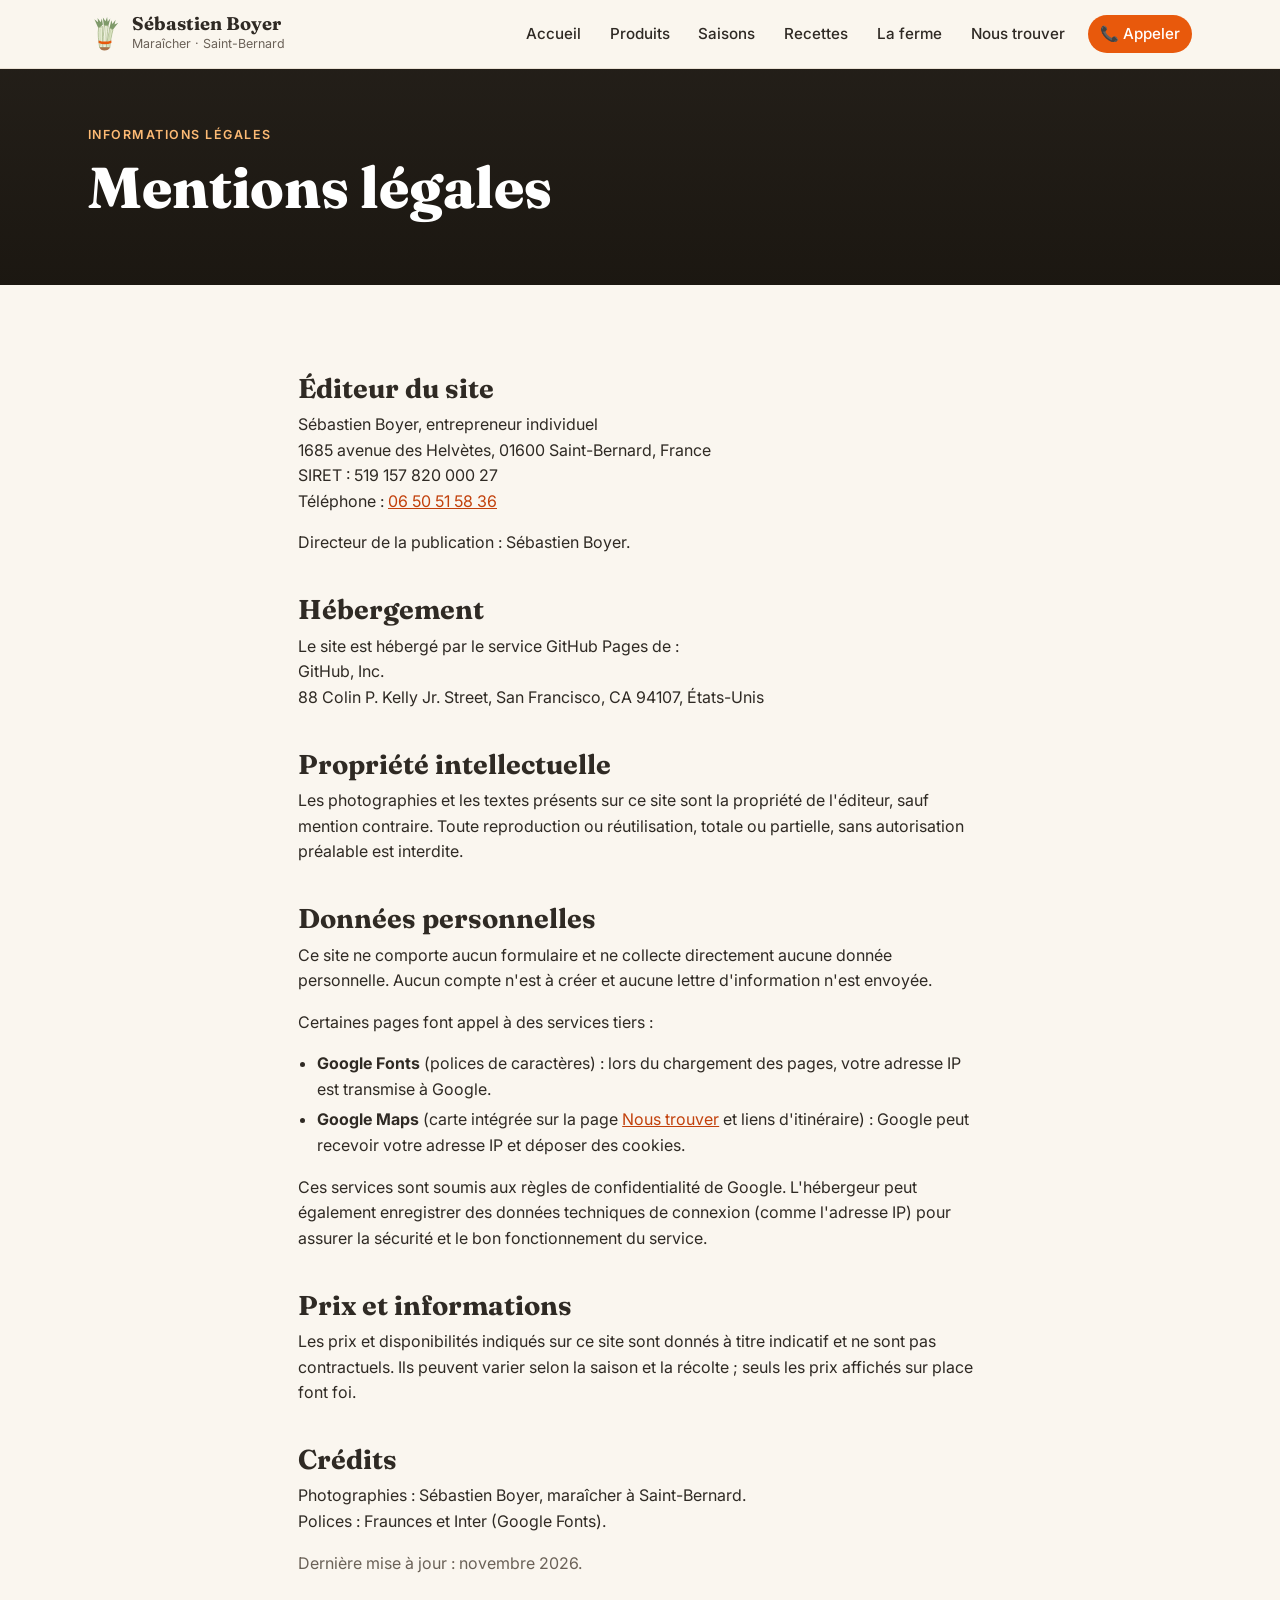
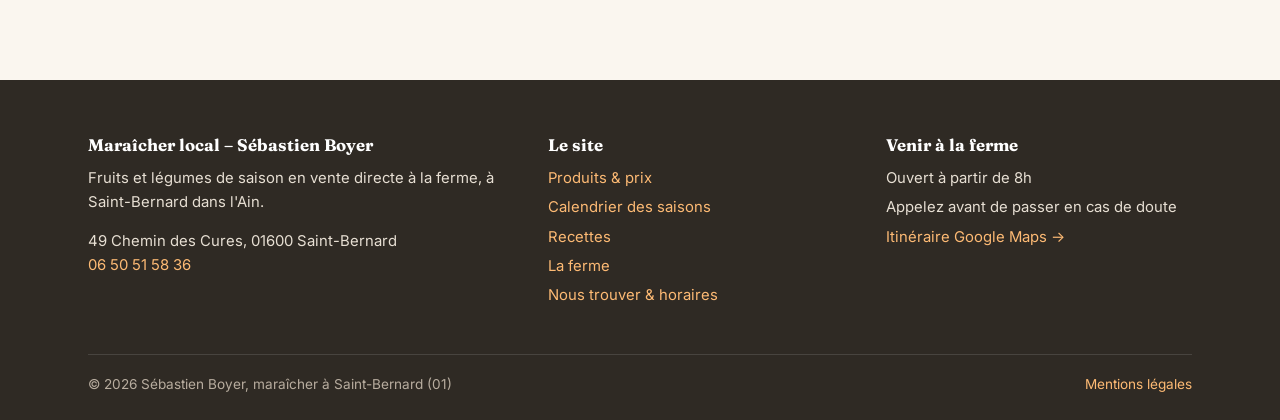
<file: mentions-legales.html>
<!DOCTYPE html>
<!-- À faire valider par le propriétaire -->
<html lang="fr">
<head>
  <meta charset="utf-8">
  <meta name="viewport" content="width=device-width, initial-scale=1">
  <title>Mentions légales · Maraîcher local – Sébastien Boyer, Saint-Bernard (01)</title>
  <meta name="description" content="Mentions légales du site de Sébastien Boyer, maraîcher en vente directe à Saint-Bernard (Ain) : éditeur, hébergeur, données personnelles et crédits.">
  <link rel="preconnect" href="https://fonts.googleapis.com">
  <link rel="preconnect" href="https://fonts.gstatic.com" crossorigin>
  <link href="https://fonts.googleapis.com/css2?family=Fraunces:opsz,wght@9..144,600;9..144,800&family=Inter:wght@400;500;600&display=swap" rel="stylesheet">
  <link rel="stylesheet" href="style.css?v=2">
  <link rel="icon" href="favicon.svg" type="image/svg+xml">
  <style>
    .page-mentions .page-hero { padding: clamp(2.5rem, 6vw, 3.5rem) 0; }
    .page-mentions .legal { max-width: 780px; }
    .page-mentions .legal h2 { font-size: clamp(1.35rem, 2.6vw, 1.7rem); margin-top: 2.4rem; }
    .page-mentions .legal h2:first-child { margin-top: 0; }
    .page-mentions .legal ul { padding-left: 1.2rem; margin: 0 0 1rem; }
    .page-mentions .legal li { margin-bottom: .3rem; }
  </style>
</head>
<body class="page-mentions">

<header class="site-header">
  <div class="wrap">
    <a href="index.html" class="brand">
      <img src="favicon.svg" alt="" width="34" height="34">
      <div><strong>Sébastien Boyer</strong><span>Maraîcher · Saint-Bernard</span></div>
    </a>
    <button class="nav-toggle" aria-expanded="false" aria-controls="menu">Menu</button>
    <nav class="main-nav" id="menu" aria-label="Menu principal">
      <a href="index.html">Accueil</a>
      <a href="produits.html">Produits</a>
      <a href="saisons.html">Saisons</a>
      <a href="recettes.html">Recettes</a>
      <a href="ferme.html">La ferme</a>
      <a href="contact.html">Nous trouver</a>
      <a href="tel:+33650515836" class="nav-call">📞 Appeler</a>
    </nav>
  </div>
</header>

<main>

  <section class="page-hero">
    <div class="wrap">
      <p class="eyebrow">Informations légales</p>
      <h1>Mentions légales</h1>
    </div>
  </section>

  <section class="section">
    <div class="wrap legal">

      <h2>Éditeur du site</h2>
      <p>
        Sébastien Boyer, entrepreneur individuel<br>
        1685 avenue des Helvètes, 01600 Saint-Bernard, France<br>
        SIRET : 519 157 820 000 27<br>
        Téléphone : <a href="tel:+33650515836">06 50 51 58 36</a>
      </p>
      <p>Directeur de la publication : Sébastien Boyer.</p>

      <h2>Hébergement</h2>
      <p>
        Le site est hébergé par le service GitHub Pages de :<br>
        GitHub, Inc.<br>
        88 Colin P. Kelly Jr. Street, San Francisco, CA 94107, États-Unis
      </p>

      <h2>Propriété intellectuelle</h2>
      <p>Les photographies et les textes présents sur ce site sont la propriété de l'éditeur, sauf mention contraire. Toute reproduction ou réutilisation, totale ou partielle, sans autorisation préalable est interdite.</p>

      <h2>Données personnelles</h2>
      <p>Ce site ne comporte aucun formulaire et ne collecte directement aucune donnée personnelle. Aucun compte n'est à créer et aucune lettre d'information n'est envoyée.</p>
      <p>Certaines pages font appel à des services tiers :</p>
      <ul>
        <li><strong>Google Fonts</strong> (polices de caractères) : lors du chargement des pages, votre adresse IP est transmise à Google.</li>
        <li><strong>Google Maps</strong> (carte intégrée sur la page <a href="contact.html">Nous trouver</a> et liens d'itinéraire) : Google peut recevoir votre adresse IP et déposer des cookies.</li>
      </ul>
      <p>Ces services sont soumis aux règles de confidentialité de Google. L'hébergeur peut également enregistrer des données techniques de connexion (comme l'adresse IP) pour assurer la sécurité et le bon fonctionnement du service.</p>

      <h2>Prix et informations</h2>
      <p>Les prix et disponibilités indiqués sur ce site sont donnés à titre indicatif et ne sont pas contractuels. Ils peuvent varier selon la saison et la récolte ; seuls les prix affichés sur place font foi.</p>

      <h2>Crédits</h2>
      <p>Photographies : Sébastien Boyer, maraîcher à Saint-Bernard.<br>
      Polices : Fraunces et Inter (Google Fonts).</p>

      <p class="muted">Dernière mise à jour : novembre 2026.</p>
    </div>
  </section>

</main>

<footer class="site-footer">
  <div class="wrap">
    <div class="footer-grid">
      <div>
        <h4>Maraîcher local – Sébastien Boyer</h4>
        <p>Fruits et légumes de saison en vente directe à la ferme, à Saint-Bernard dans l'Ain.</p>
        <p>49 Chemin des Cures, 01600 Saint-Bernard<br><a href="tel:+33650515836">06 50 51 58 36</a></p>
      </div>
      <div>
        <h4>Le site</h4>
        <ul>
          <li><a href="produits.html">Produits &amp; prix</a></li>
          <li><a href="saisons.html">Calendrier des saisons</a></li>
          <li><a href="recettes.html">Recettes</a></li>
          <li><a href="ferme.html">La ferme</a></li>
          <li><a href="contact.html">Nous trouver &amp; horaires</a></li>
        </ul>
      </div>
      <div>
        <h4>Venir à la ferme</h4>
        <ul>
          <li>Ouvert à partir de 8h</li>
          <li>Appelez avant de passer en cas de doute</li>
          <li><a href="https://www.google.com/maps/search/?api=1&query=49+Chemin+des+Cures+01600+Saint-Bernard" target="_blank" rel="noopener">Itinéraire Google Maps →</a></li>
        </ul>
      </div>
    </div>
    <div class="footer-bottom">
      <span>© <span id="year">2026</span> Sébastien Boyer, maraîcher à Saint-Bernard (01)</span>
      <a href="mentions-legales.html">Mentions légales</a>
    </div>
  </div>
</footer>

<script src="js/main.js?v=2"></script>
</body>
</html>
</file>
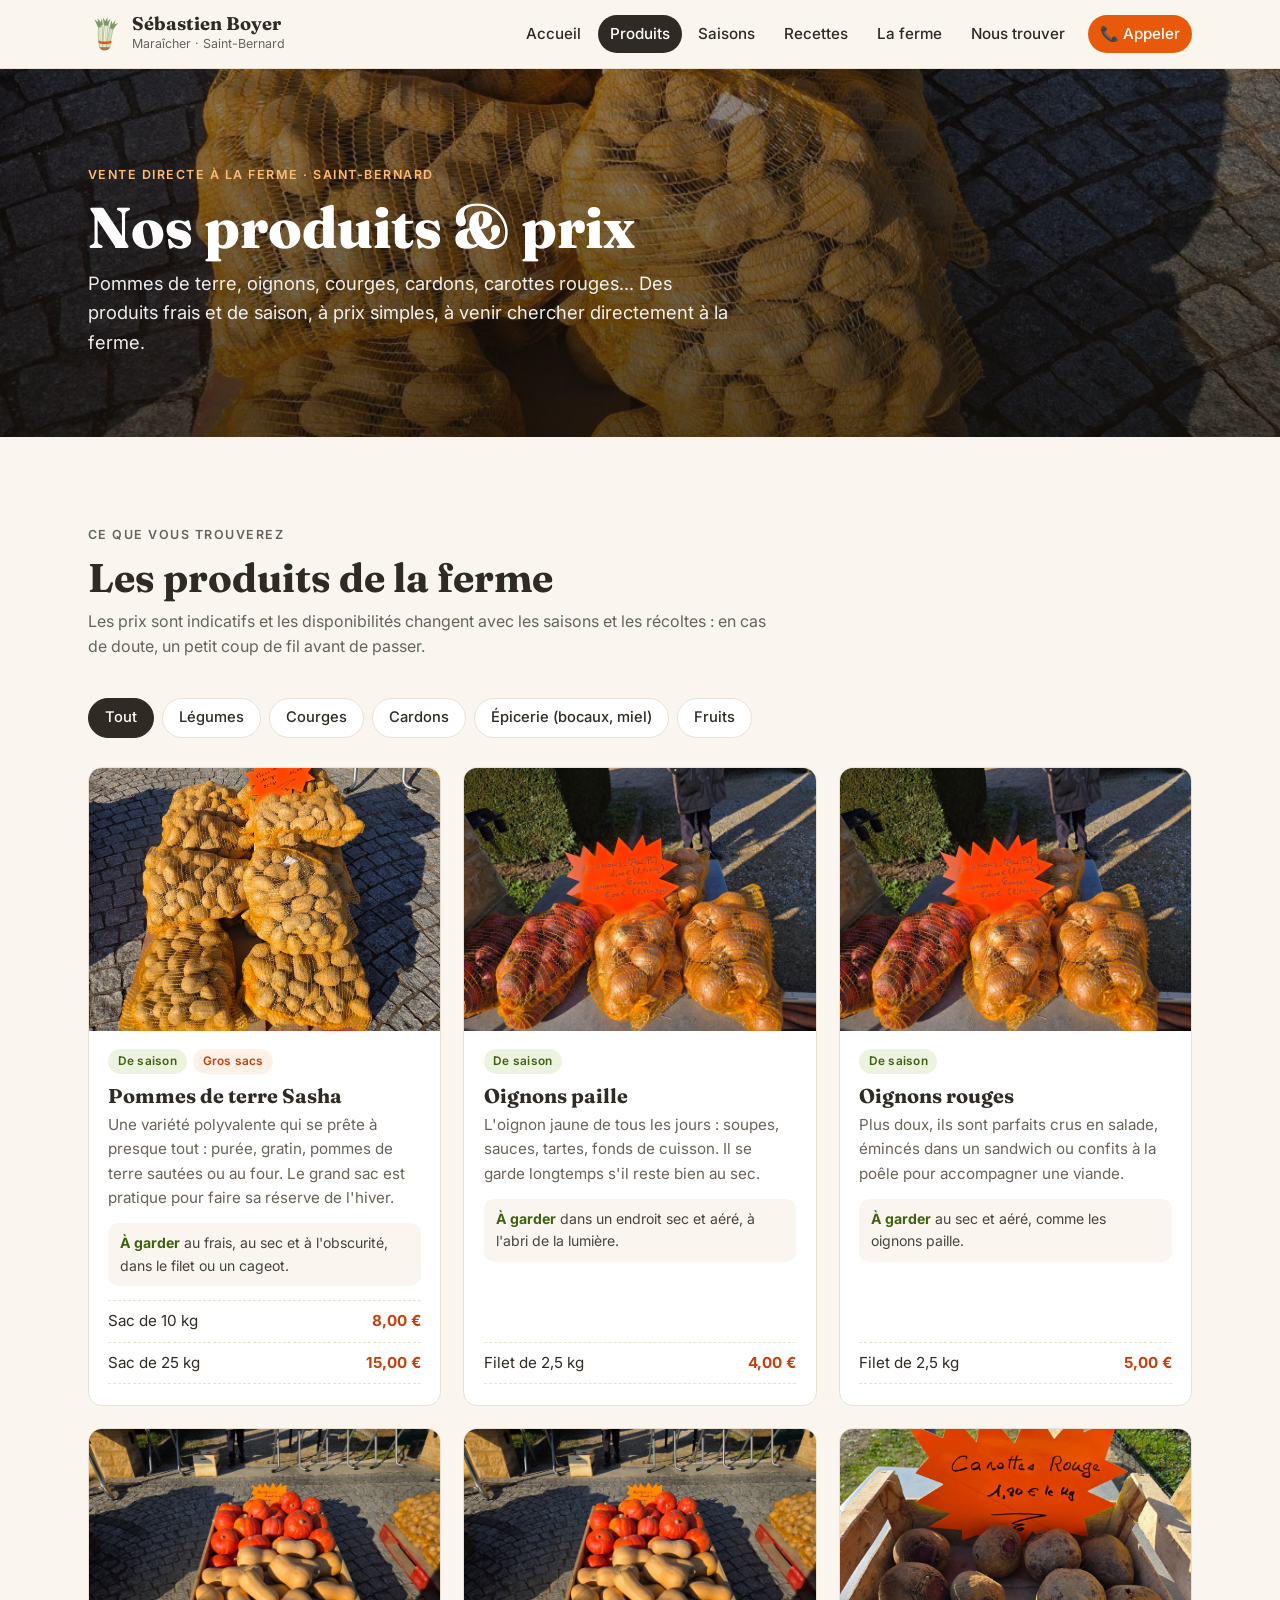
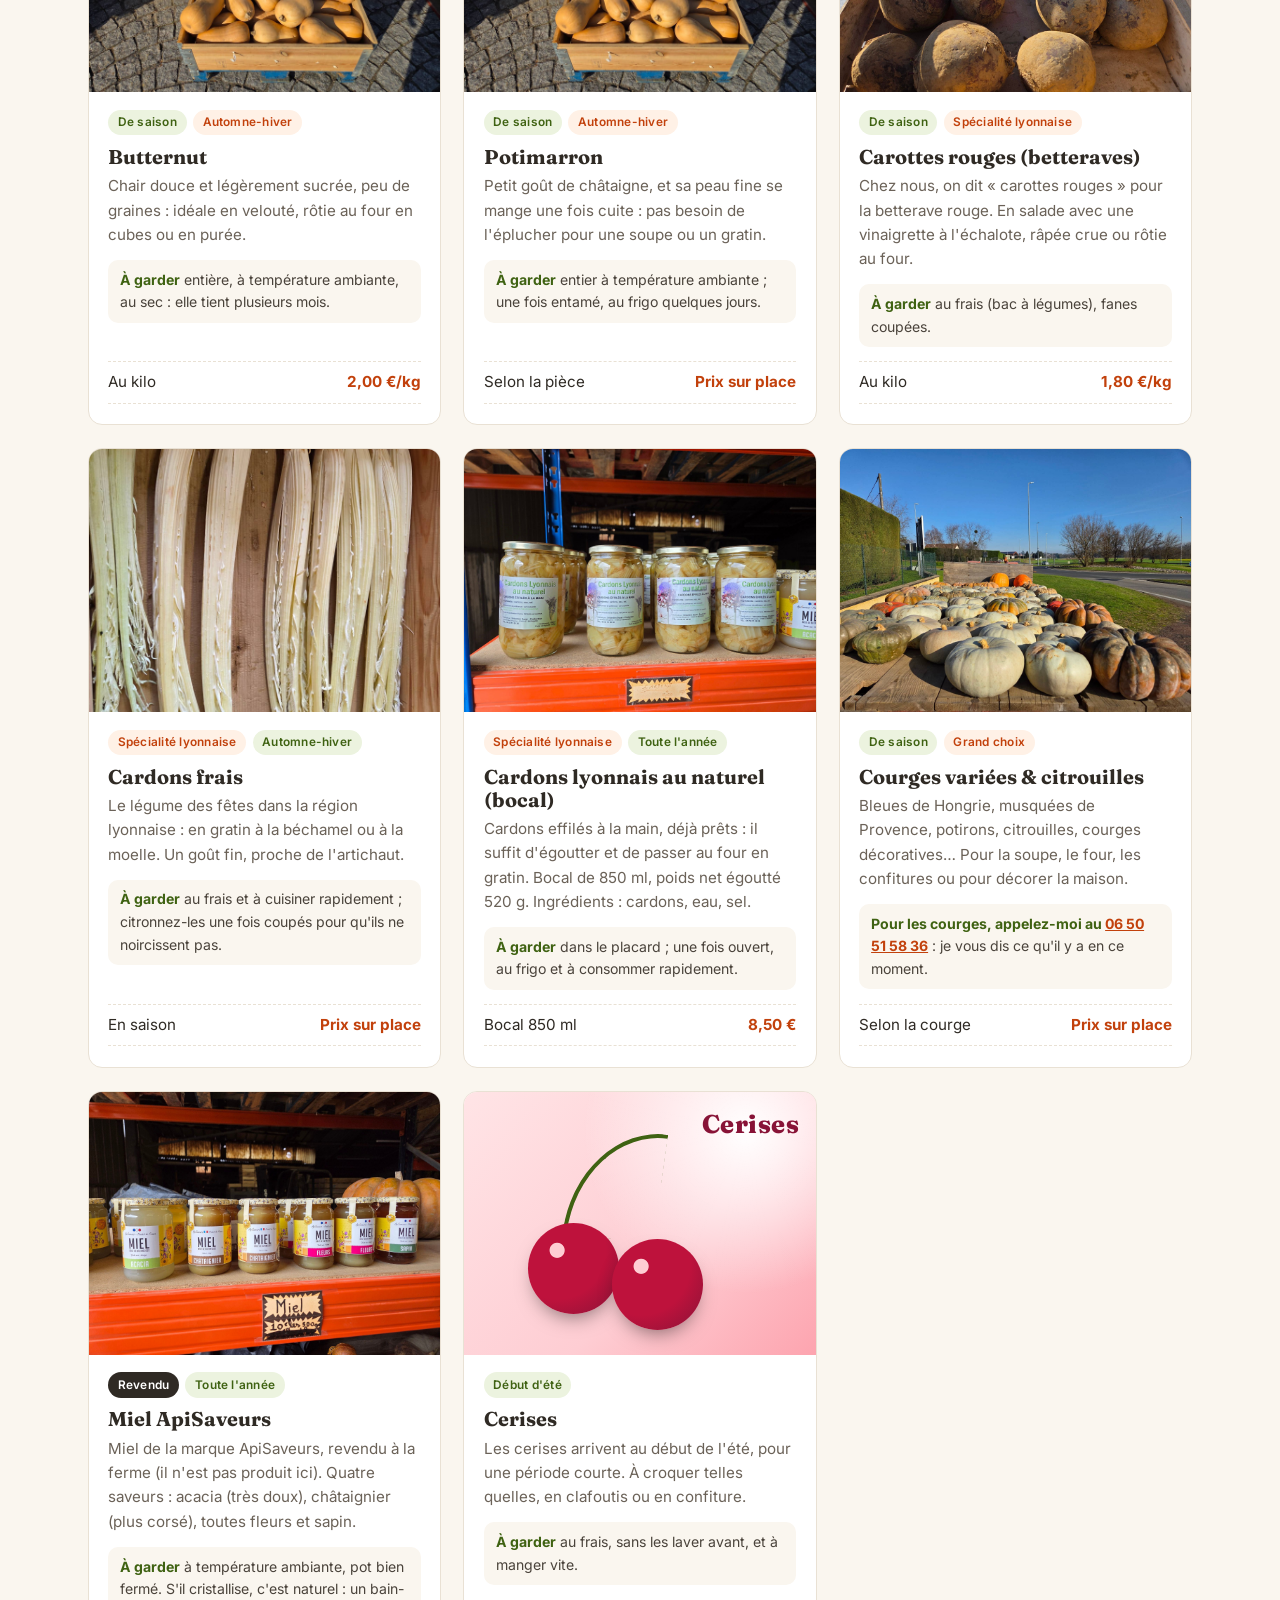
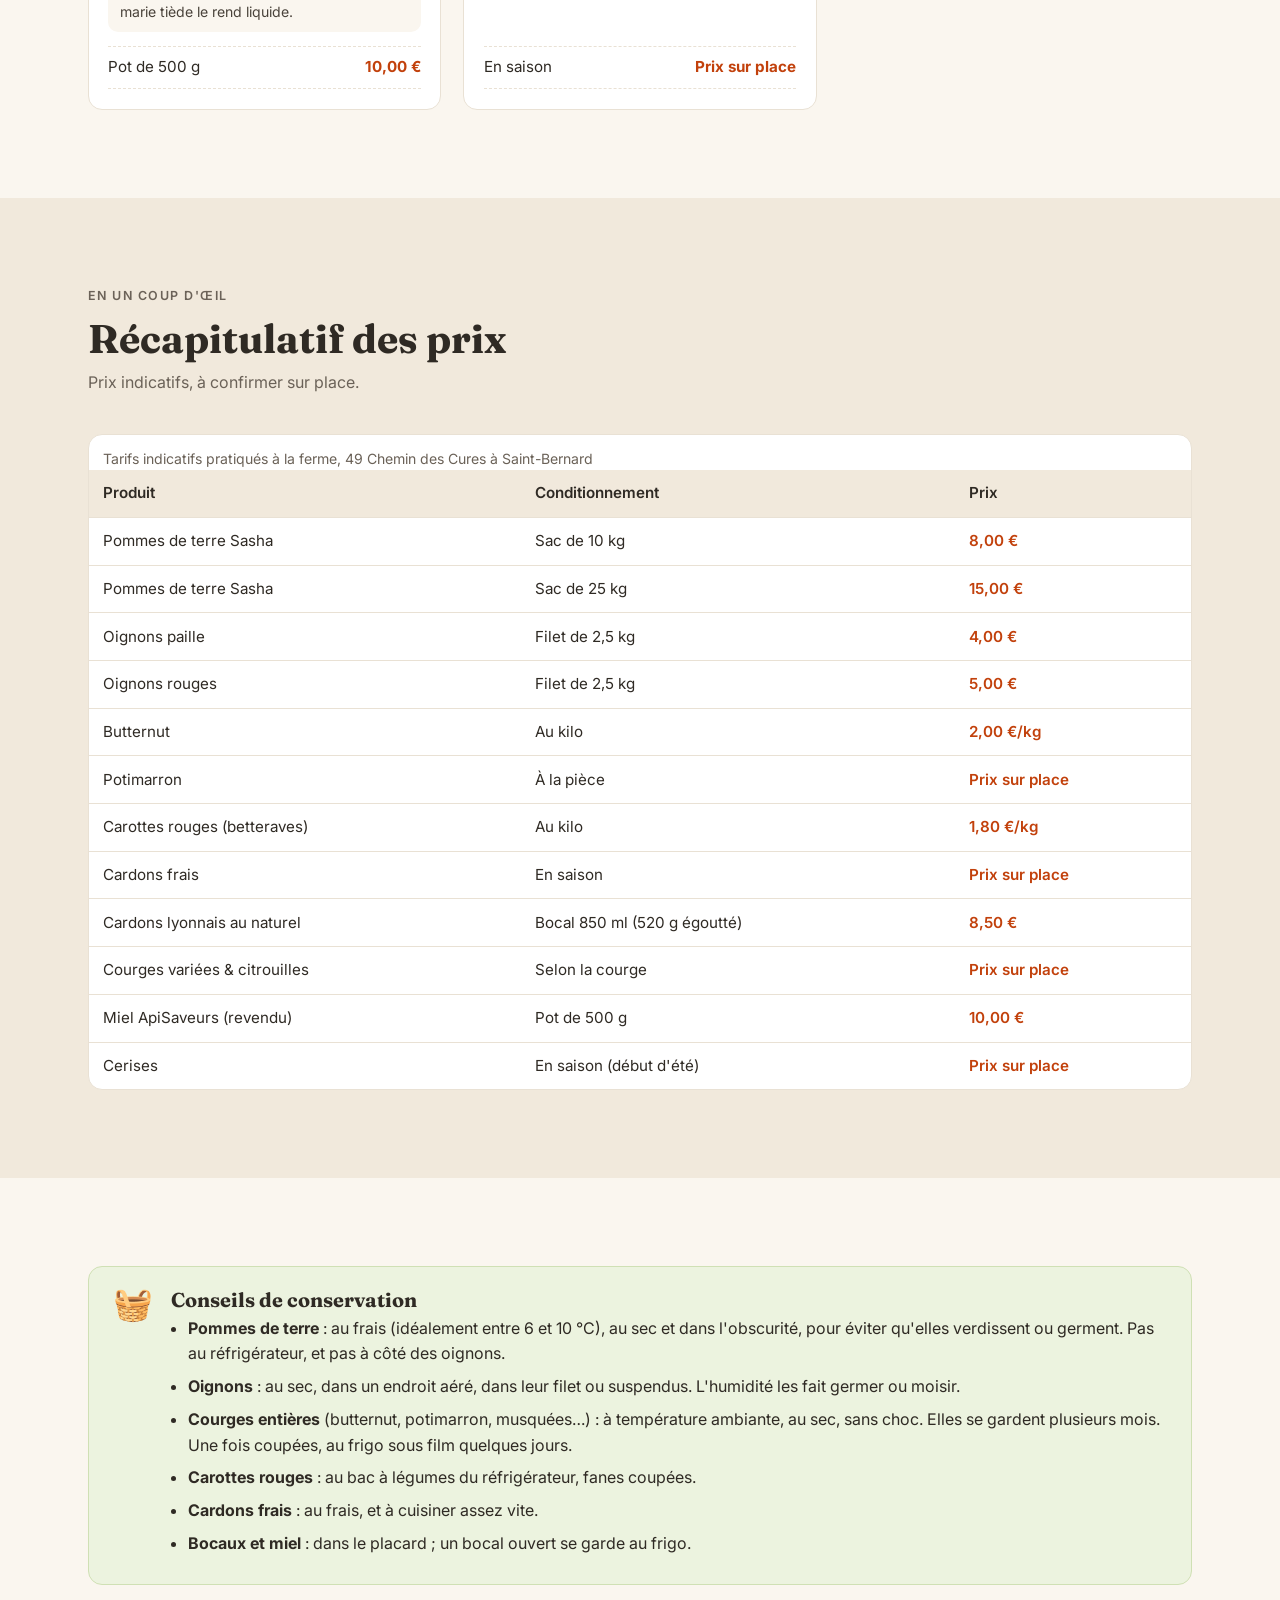
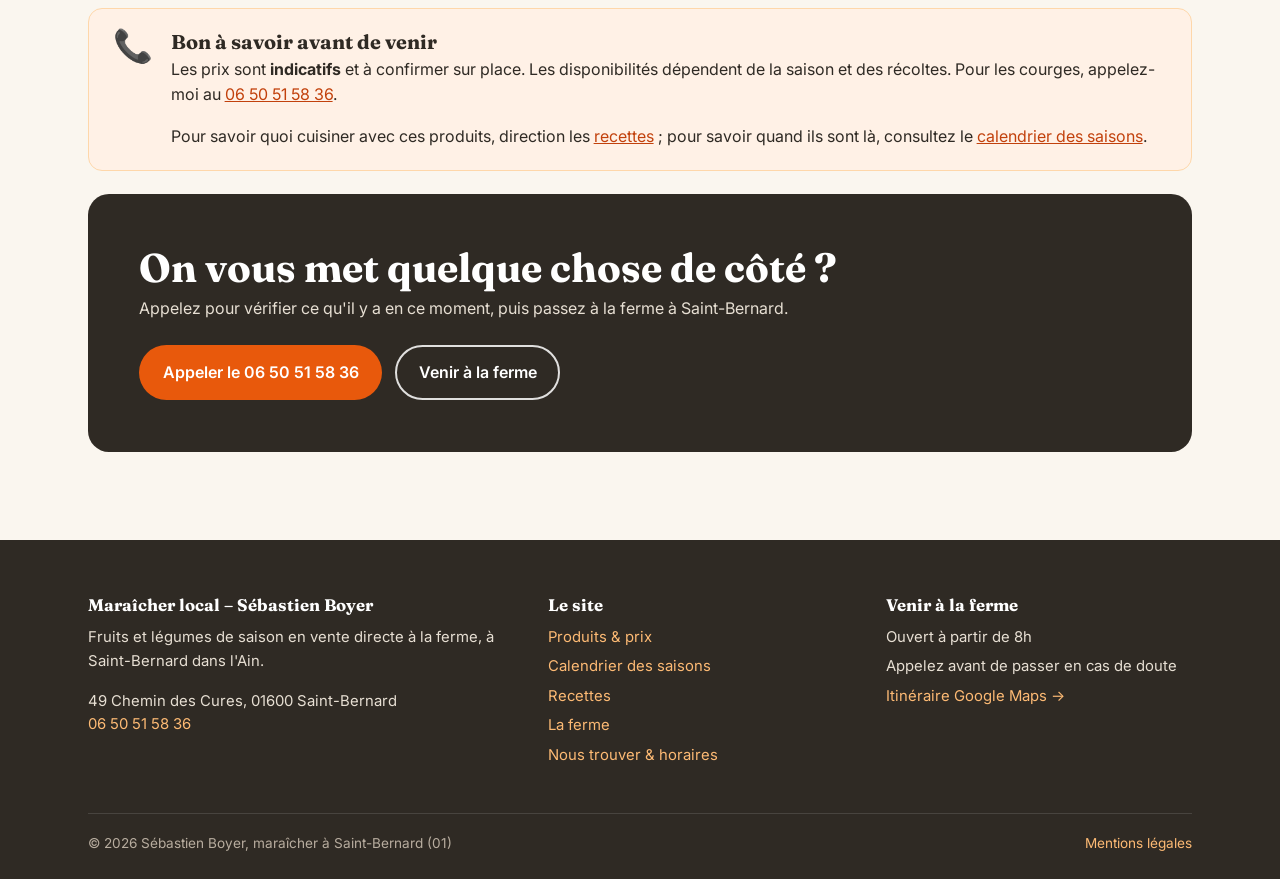
<file: produits.html>
<!DOCTYPE html>
<html lang="fr">
<head>
  <meta charset="utf-8">
  <meta name="viewport" content="width=device-width, initial-scale=1">
  <title>Nos produits &amp; prix · Maraîcher local – Sébastien Boyer, Saint-Bernard (01)</title>
  <meta name="description" content="Pommes de terre, oignons, courges, cardons lyonnais, betteraves, miel : produits et prix du maraîcher Sébastien Boyer, vente directe à Saint-Bernard (Ain).">
  <link rel="preconnect" href="https://fonts.googleapis.com">
  <link rel="preconnect" href="https://fonts.gstatic.com" crossorigin>
  <link href="https://fonts.googleapis.com/css2?family=Fraunces:opsz,wght@9..144,600;9..144,800&family=Inter:wght@400;500;600&display=swap" rel="stylesheet">
  <link rel="stylesheet" href="style.css?v=2">
  <link rel="icon" href="favicon.svg" type="image/svg+xml">
  <style>
    .page-produits .card h3 { margin-bottom: .4rem; }
    .page-produits .card-body .tip { font-size: .88rem; color: var(--text); background: var(--cream); border-radius: 10px; padding: .55rem .75rem; margin-bottom: .9rem; }
    .page-produits .card-body .tip strong { color: var(--green); }
    /* Carte sans photo : bloc décoratif « cerises » */
    .page-produits .cherry-art {
      position: relative; aspect-ratio: 4 / 3; overflow: hidden;
      background: radial-gradient(circle at 80% 15%, #fff 0, transparent 45%), linear-gradient(135deg, #ffe4e6, #fecdd3 60%, #fda4af);
    }
    .page-produits .cherry-art span {
      position: absolute; width: 26%; aspect-ratio: 1; border-radius: 50%;
      background: radial-gradient(circle at 32% 30%, #fecdd3 0 8%, #be123c 9% 55%, #881337 100%);
      box-shadow: 0 10px 20px -8px rgba(0,0,0,.5);
    }
    .page-produits .cherry-art span:nth-of-type(1) { left: 18%; top: 50%; }
    .page-produits .cherry-art span:nth-of-type(2) { left: 42%; top: 56%; }
    .page-produits .cherry-art i {
      position: absolute; left: 30%; top: 14%; width: 26%; height: 42%;
      border: 4px solid #3f6212; border-bottom: 0; border-right: 0; border-radius: 100% 0 0 0;
      transform: rotate(8deg);
    }
    .page-produits .cherry-art b {
      position: absolute; right: 1rem; top: .8rem; color: #881337; font-family: "Fraunces", serif;
      font-size: 1.6rem; font-weight: 800; letter-spacing: .02em;
    }
    .page-produits .price-table td:last-child { font-weight: 600; color: var(--orange-dark); white-space: nowrap; }
    .page-produits .price-table caption { text-align: left; padding: .8rem .9rem 0; color: var(--muted); font-size: .88rem; }
    .page-produits .keep-list { margin: .3rem 0 0; padding-left: 1.1rem; }
    .page-produits .keep-list li { margin-bottom: .45rem; }
    .page-produits .stack { display: grid; gap: 1.4rem; }
    .page-produits .cta .actions { margin-top: 0; }
  </style>
</head>
<body class="page-produits">

<header class="site-header">
  <div class="wrap">
    <a href="index.html" class="brand">
      <img src="favicon.svg" alt="" width="34" height="34">
      <div><strong>Sébastien Boyer</strong><span>Maraîcher · Saint-Bernard</span></div>
    </a>
    <button class="nav-toggle" aria-expanded="false" aria-controls="menu">Menu</button>
    <nav class="main-nav" id="menu" aria-label="Menu principal">
      <a href="index.html">Accueil</a>
      <a href="produits.html">Produits</a>
      <a href="saisons.html">Saisons</a>
      <a href="recettes.html">Recettes</a>
      <a href="ferme.html">La ferme</a>
      <a href="contact.html">Nous trouver</a>
      <a href="tel:+33650515836" class="nav-call">📞 Appeler</a>
    </nav>
  </div>
</header>

<main>

  <section class="page-hero" style="background-image:url('images/pommes-de-terre.jpg')">
    <div class="wrap">
      <p class="eyebrow">Vente directe à la ferme · Saint-Bernard</p>
      <h1>Nos produits &amp; prix</h1>
      <p class="lead">Pommes de terre, oignons, courges, cardons, carottes rouges… Des produits frais et de saison, à prix simples, à venir chercher directement à la ferme.</p>
    </div>
  </section>

  <section class="section">
    <div class="wrap">
      <div class="section-head">
        <p class="eyebrow">Ce que vous trouverez</p>
        <h2>Les produits de la ferme</h2>
        <p>Les prix sont indicatifs et les disponibilités changent avec les saisons et les récoltes : en cas de doute, un petit coup de fil avant de passer.</p>
      </div>

      <div class="filters" data-target="#liste-produits" aria-label="Filtrer les produits">
        <button data-filter="tout" aria-pressed="true">Tout</button>
        <button data-filter="legumes" aria-pressed="false">Légumes</button>
        <button data-filter="courges" aria-pressed="false">Courges</button>
        <button data-filter="cardons" aria-pressed="false">Cardons</button>
        <button data-filter="epicerie" aria-pressed="false">Épicerie (bocaux, miel)</button>
        <button data-filter="fruits" aria-pressed="false">Fruits</button>
      </div>

      <div class="grid" id="liste-produits">

        <article class="card" data-cat="legumes">
          <img src="images/pommes-de-terre.jpg" alt="Sacs de pommes de terre en filet orange posés sur une palette" loading="lazy">
          <div class="card-body">
            <div class="badges"><span class="badge">De saison</span><span class="badge badge-orange">Gros sacs</span></div>
            <h3>Pommes de terre Sasha</h3>
            <p>Une variété polyvalente qui se prête à presque tout : purée, gratin, pommes de terre sautées ou au four. Le grand sac est pratique pour faire sa réserve de l'hiver.</p>
            <p class="tip"><strong>À garder</strong> au frais, au sec et à l'obscurité, dans le filet ou un cageot.</p>
            <ul class="prices">
              <li><span>Sac de 10 kg</span><strong>8,00 €</strong></li>
              <li><span>Sac de 25 kg</span><strong>15,00 €</strong></li>
            </ul>
          </div>
        </article>

        <article class="card" data-cat="legumes">
          <img src="images/oignons.jpg" alt="Filets d'oignons jaunes paille et d'oignons rouges avec une pancarte de prix" loading="lazy">
          <div class="card-body">
            <div class="badges"><span class="badge">De saison</span></div>
            <h3>Oignons paille</h3>
            <p>L'oignon jaune de tous les jours : soupes, sauces, tartes, fonds de cuisson. Il se garde longtemps s'il reste bien au sec.</p>
            <p class="tip"><strong>À garder</strong> dans un endroit sec et aéré, à l'abri de la lumière.</p>
            <ul class="prices">
              <li><span>Filet de 2,5 kg</span><strong>4,00 €</strong></li>
            </ul>
          </div>
        </article>

        <article class="card" data-cat="legumes">
          <img src="images/oignons.jpg" alt="Filets d'oignons rouges à côté des oignons jaunes sur l'étal" loading="lazy">
          <div class="card-body">
            <div class="badges"><span class="badge">De saison</span></div>
            <h3>Oignons rouges</h3>
            <p>Plus doux, ils sont parfaits crus en salade, émincés dans un sandwich ou confits à la poêle pour accompagner une viande.</p>
            <p class="tip"><strong>À garder</strong> au sec et aéré, comme les oignons paille.</p>
            <ul class="prices">
              <li><span>Filet de 2,5 kg</span><strong>5,00 €</strong></li>
            </ul>
          </div>
        </article>

        <article class="card" data-cat="courges legumes">
          <img src="images/butternut-potimarron.jpg" alt="Caisse de courges butternut beiges" loading="lazy">
          <div class="card-body">
            <div class="badges"><span class="badge">De saison</span><span class="badge badge-orange">Automne-hiver</span></div>
            <h3>Butternut</h3>
            <p>Chair douce et légèrement sucrée, peu de graines : idéale en velouté, rôtie au four en cubes ou en purée.</p>
            <p class="tip"><strong>À garder</strong> entière, à température ambiante, au sec : elle tient plusieurs mois.</p>
            <ul class="prices">
              <li><span>Au kilo</span><strong>2,00 €/kg</strong></li>
            </ul>
          </div>
        </article>

        <article class="card" data-cat="courges legumes">
          <img src="images/butternut-potimarron.jpg" alt="Potimarrons rouge orangé posés sur une caisse de butternuts" loading="lazy">
          <div class="card-body">
            <div class="badges"><span class="badge">De saison</span><span class="badge badge-orange">Automne-hiver</span></div>
            <h3>Potimarron</h3>
            <p>Petit goût de châtaigne, et sa peau fine se mange une fois cuite : pas besoin de l'éplucher pour une soupe ou un gratin.</p>
            <p class="tip"><strong>À garder</strong> entier à température ambiante ; une fois entamé, au frigo quelques jours.</p>
            <ul class="prices">
              <li><span>Selon la pièce</span><strong>Prix sur place</strong></li>
            </ul>
          </div>
        </article>

        <article class="card" data-cat="legumes">
          <img src="images/betteraves.jpg" alt="Caisse en bois remplie de betteraves rouges avec une pancarte à 1,80 € le kilo" loading="lazy">
          <div class="card-body">
            <div class="badges"><span class="badge">De saison</span><span class="badge badge-orange">Spécialité lyonnaise</span></div>
            <h3>Carottes rouges (betteraves)</h3>
            <p>Chez nous, on dit « carottes rouges » pour la betterave rouge. En salade avec une vinaigrette à l'échalote, râpée crue ou rôtie au four.</p>
            <p class="tip"><strong>À garder</strong> au frais (bac à légumes), fanes coupées.</p>
            <ul class="prices">
              <li><span>Au kilo</span><strong>1,80 €/kg</strong></li>
            </ul>
          </div>
        </article>

        <article class="card" data-cat="cardons legumes">
          <img src="images/cardons.jpg" alt="Cardons frais effilés, bien blancs, rangés dans une caisse en bois" loading="lazy">
          <div class="card-body">
            <div class="badges"><span class="badge badge-orange">Spécialité lyonnaise</span><span class="badge">Automne-hiver</span></div>
            <h3>Cardons frais</h3>
            <p>Le légume des fêtes dans la région lyonnaise : en gratin à la béchamel ou à la moelle. Un goût fin, proche de l'artichaut.</p>
            <p class="tip"><strong>À garder</strong> au frais et à cuisiner rapidement ; citronnez-les une fois coupés pour qu'ils ne noircissent pas.</p>
            <ul class="prices">
              <li><span>En saison</span><strong>Prix sur place</strong></li>
            </ul>
          </div>
        </article>

        <article class="card" data-cat="cardons epicerie">
          <img src="images/cardons-bocaux.jpg" alt="Bocaux de cardons lyonnais au naturel alignés sur une étagère" loading="lazy">
          <div class="card-body">
            <div class="badges"><span class="badge badge-orange">Spécialité lyonnaise</span><span class="badge">Toute l'année</span></div>
            <h3>Cardons lyonnais au naturel (bocal)</h3>
            <p>Cardons effilés à la main, déjà prêts : il suffit d'égoutter et de passer au four en gratin. Bocal de 850 ml, poids net égoutté 520 g. Ingrédients : cardons, eau, sel.</p>
            <p class="tip"><strong>À garder</strong> dans le placard ; une fois ouvert, au frigo et à consommer rapidement.</p>
            <ul class="prices">
              <li><span>Bocal 850 ml</span><strong>8,50 €</strong></li>
            </ul>
          </div>
        </article>

        <article class="card" data-cat="courges">
          <img src="images/courges-etal.jpg" alt="Grand étal de courges variées, bleues et musquées, en bord de route sous un ciel bleu" loading="lazy">
          <div class="card-body">
            <div class="badges"><span class="badge">De saison</span><span class="badge badge-orange">Grand choix</span></div>
            <h3>Courges variées &amp; citrouilles</h3>
            <p>Bleues de Hongrie, musquées de Provence, potirons, citrouilles, courges décoratives… Pour la soupe, le four, les confitures ou pour décorer la maison.</p>
            <p class="tip"><strong>Pour les courges, appelez-moi au <a href="tel:+33650515836">06 50 51 58 36</a></strong> : je vous dis ce qu'il y a en ce moment.</p>
            <ul class="prices">
              <li><span>Selon la courge</span><strong>Prix sur place</strong></li>
            </ul>
          </div>
        </article>

        <article class="card" data-cat="epicerie">
          <img src="images/miel.jpg" alt="Pots de miel acacia, châtaignier, toutes fleurs et sapin" loading="lazy">
          <div class="card-body">
            <div class="badges"><span class="badge badge-dark">Revendu</span><span class="badge">Toute l'année</span></div>
            <h3>Miel ApiSaveurs</h3>
            <p>Miel de la marque ApiSaveurs, revendu à la ferme (il n'est pas produit ici). Quatre saveurs : acacia (très doux), châtaignier (plus corsé), toutes fleurs et sapin.</p>
            <p class="tip"><strong>À garder</strong> à température ambiante, pot bien fermé. S'il cristallise, c'est naturel : un bain-marie tiède le rend liquide.</p>
            <ul class="prices">
              <li><span>Pot de 500 g</span><strong>10,00 €</strong></li>
            </ul>
          </div>
        </article>

        <article class="card" data-cat="fruits">
          <div class="cherry-art" aria-hidden="true"><i></i><span></span><span></span><b>Cerises</b></div>
          <div class="card-body">
            <div class="badges"><span class="badge">Début d'été</span></div>
            <h3>Cerises</h3>
            <p>Les cerises arrivent au début de l'été, pour une période courte. À croquer telles quelles, en clafoutis ou en confiture.</p>
            <p class="tip"><strong>À garder</strong> au frais, sans les laver avant, et à manger vite.</p>
            <ul class="prices">
              <li><span>En saison</span><strong>Prix sur place</strong></li>
            </ul>
          </div>
        </article>

      </div>
    </div>
  </section>

  <section class="section section-alt">
    <div class="wrap">
      <div class="section-head">
        <p class="eyebrow">En un coup d'œil</p>
        <h2>Récapitulatif des prix</h2>
        <p>Prix indicatifs, à confirmer sur place.</p>
      </div>
      <div class="table-wrap">
        <table class="price-table">
          <caption>Tarifs indicatifs pratiqués à la ferme, 49 Chemin des Cures à Saint-Bernard</caption>
          <thead>
            <tr><th scope="col">Produit</th><th scope="col">Conditionnement</th><th scope="col">Prix</th></tr>
          </thead>
          <tbody>
            <tr><td>Pommes de terre Sasha</td><td>Sac de 10 kg</td><td>8,00 €</td></tr>
            <tr><td>Pommes de terre Sasha</td><td>Sac de 25 kg</td><td>15,00 €</td></tr>
            <tr><td>Oignons paille</td><td>Filet de 2,5 kg</td><td>4,00 €</td></tr>
            <tr><td>Oignons rouges</td><td>Filet de 2,5 kg</td><td>5,00 €</td></tr>
            <tr><td>Butternut</td><td>Au kilo</td><td>2,00 €/kg</td></tr>
            <tr><td>Potimarron</td><td>À la pièce</td><td>Prix sur place</td></tr>
            <tr><td>Carottes rouges (betteraves)</td><td>Au kilo</td><td>1,80 €/kg</td></tr>
            <tr><td>Cardons frais</td><td>En saison</td><td>Prix sur place</td></tr>
            <tr><td>Cardons lyonnais au naturel</td><td>Bocal 850 ml (520 g égoutté)</td><td>8,50 €</td></tr>
            <tr><td>Courges variées &amp; citrouilles</td><td>Selon la courge</td><td>Prix sur place</td></tr>
            <tr><td>Miel ApiSaveurs (revendu)</td><td>Pot de 500 g</td><td>10,00 €</td></tr>
            <tr><td>Cerises</td><td>En saison (début d'été)</td><td>Prix sur place</td></tr>
          </tbody>
        </table>
      </div>
    </div>
  </section>

  <section class="section">
    <div class="wrap stack">
      <div class="callout callout-green">
        <div class="icon" aria-hidden="true">🧺</div>
        <div>
          <h3>Conseils de conservation</h3>
          <ul class="keep-list">
            <li><strong>Pommes de terre</strong> : au frais (idéalement entre 6 et 10 °C), au sec et dans l'obscurité, pour éviter qu'elles verdissent ou germent. Pas au réfrigérateur, et pas à côté des oignons.</li>
            <li><strong>Oignons</strong> : au sec, dans un endroit aéré, dans leur filet ou suspendus. L'humidité les fait germer ou moisir.</li>
            <li><strong>Courges entières</strong> (butternut, potimarron, musquées…) : à température ambiante, au sec, sans choc. Elles se gardent plusieurs mois. Une fois coupées, au frigo sous film quelques jours.</li>
            <li><strong>Carottes rouges</strong> : au bac à légumes du réfrigérateur, fanes coupées.</li>
            <li><strong>Cardons frais</strong> : au frais, et à cuisiner assez vite.</li>
            <li><strong>Bocaux et miel</strong> : dans le placard ; un bocal ouvert se garde au frigo.</li>
          </ul>
        </div>
      </div>

      <div class="callout">
        <div class="icon" aria-hidden="true">📞</div>
        <div>
          <h3>Bon à savoir avant de venir</h3>
          <p>Les prix sont <strong>indicatifs</strong> et à confirmer sur place. Les disponibilités dépendent de la saison et des récoltes. Pour les courges, appelez-moi au <a href="tel:+33650515836">06 50 51 58 36</a>.</p>
          <p>Pour savoir quoi cuisiner avec ces produits, direction les <a href="recettes.html">recettes</a> ; pour savoir quand ils sont là, consultez le <a href="saisons.html">calendrier des saisons</a>.</p>
        </div>
      </div>

      <div class="cta">
        <div>
          <h2>On vous met quelque chose de côté&nbsp;?</h2>
          <p>Appelez pour vérifier ce qu'il y a en ce moment, puis passez à la ferme à Saint-Bernard.</p>
        </div>
        <div class="actions">
          <a href="tel:+33650515836" class="btn btn-primary">Appeler le 06 50 51 58 36</a>
          <a href="contact.html" class="btn btn-ghost">Venir à la ferme</a>
        </div>
      </div>
    </div>
  </section>

</main>

<footer class="site-footer">
  <div class="wrap">
    <div class="footer-grid">
      <div>
        <h4>Maraîcher local – Sébastien Boyer</h4>
        <p>Fruits et légumes de saison en vente directe à la ferme, à Saint-Bernard dans l'Ain.</p>
        <p>49 Chemin des Cures, 01600 Saint-Bernard<br><a href="tel:+33650515836">06 50 51 58 36</a></p>
      </div>
      <div>
        <h4>Le site</h4>
        <ul>
          <li><a href="produits.html">Produits &amp; prix</a></li>
          <li><a href="saisons.html">Calendrier des saisons</a></li>
          <li><a href="recettes.html">Recettes</a></li>
          <li><a href="ferme.html">La ferme</a></li>
          <li><a href="contact.html">Nous trouver &amp; horaires</a></li>
        </ul>
      </div>
      <div>
        <h4>Venir à la ferme</h4>
        <ul>
          <li>Ouvert à partir de 8h</li>
          <li>Appelez avant de passer en cas de doute</li>
          <li><a href="https://www.google.com/maps/search/?api=1&query=49+Chemin+des+Cures+01600+Saint-Bernard" target="_blank" rel="noopener">Itinéraire Google Maps →</a></li>
        </ul>
      </div>
    </div>
    <div class="footer-bottom">
      <span>© <span id="year">2026</span> Sébastien Boyer, maraîcher à Saint-Bernard (01)</span>
      <a href="mentions-legales.html">Mentions légales</a>
    </div>
  </div>
</footer>

<script src="js/main.js?v=2"></script>
</body>
</html>
</file>
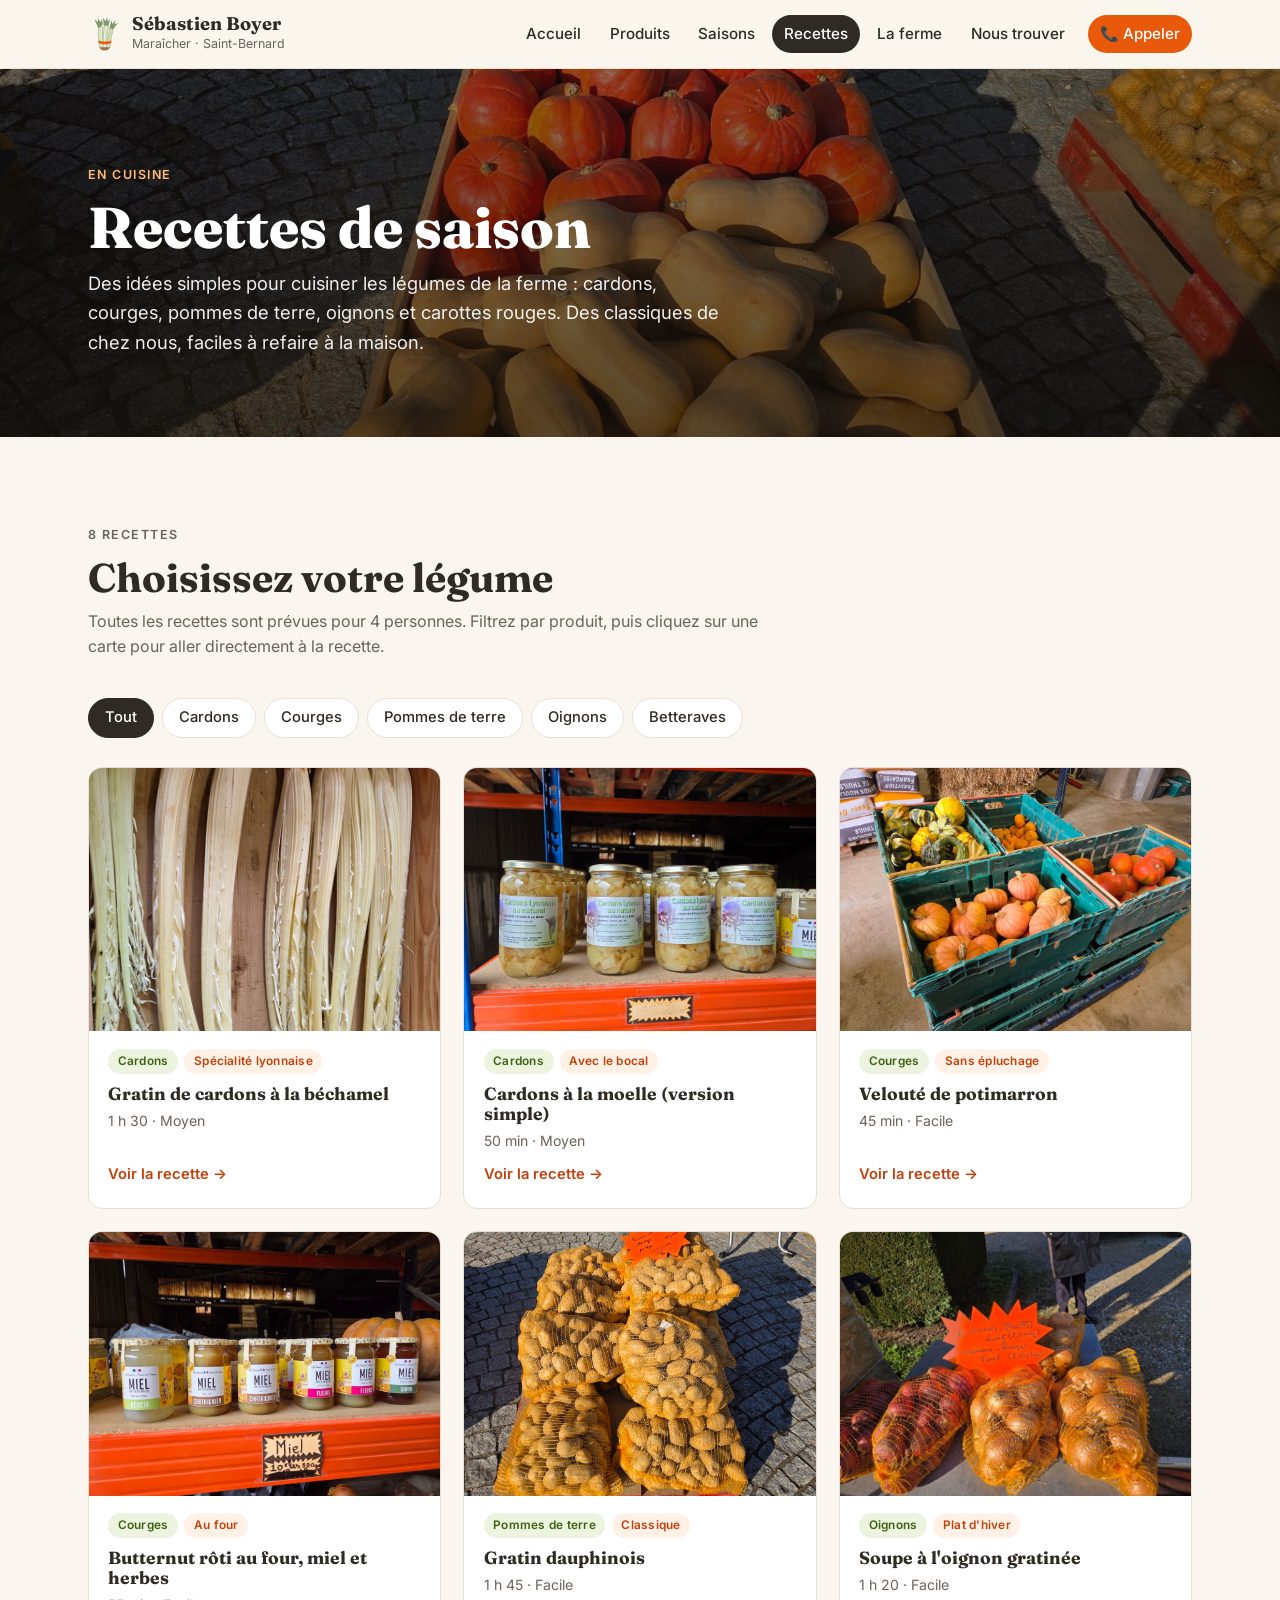
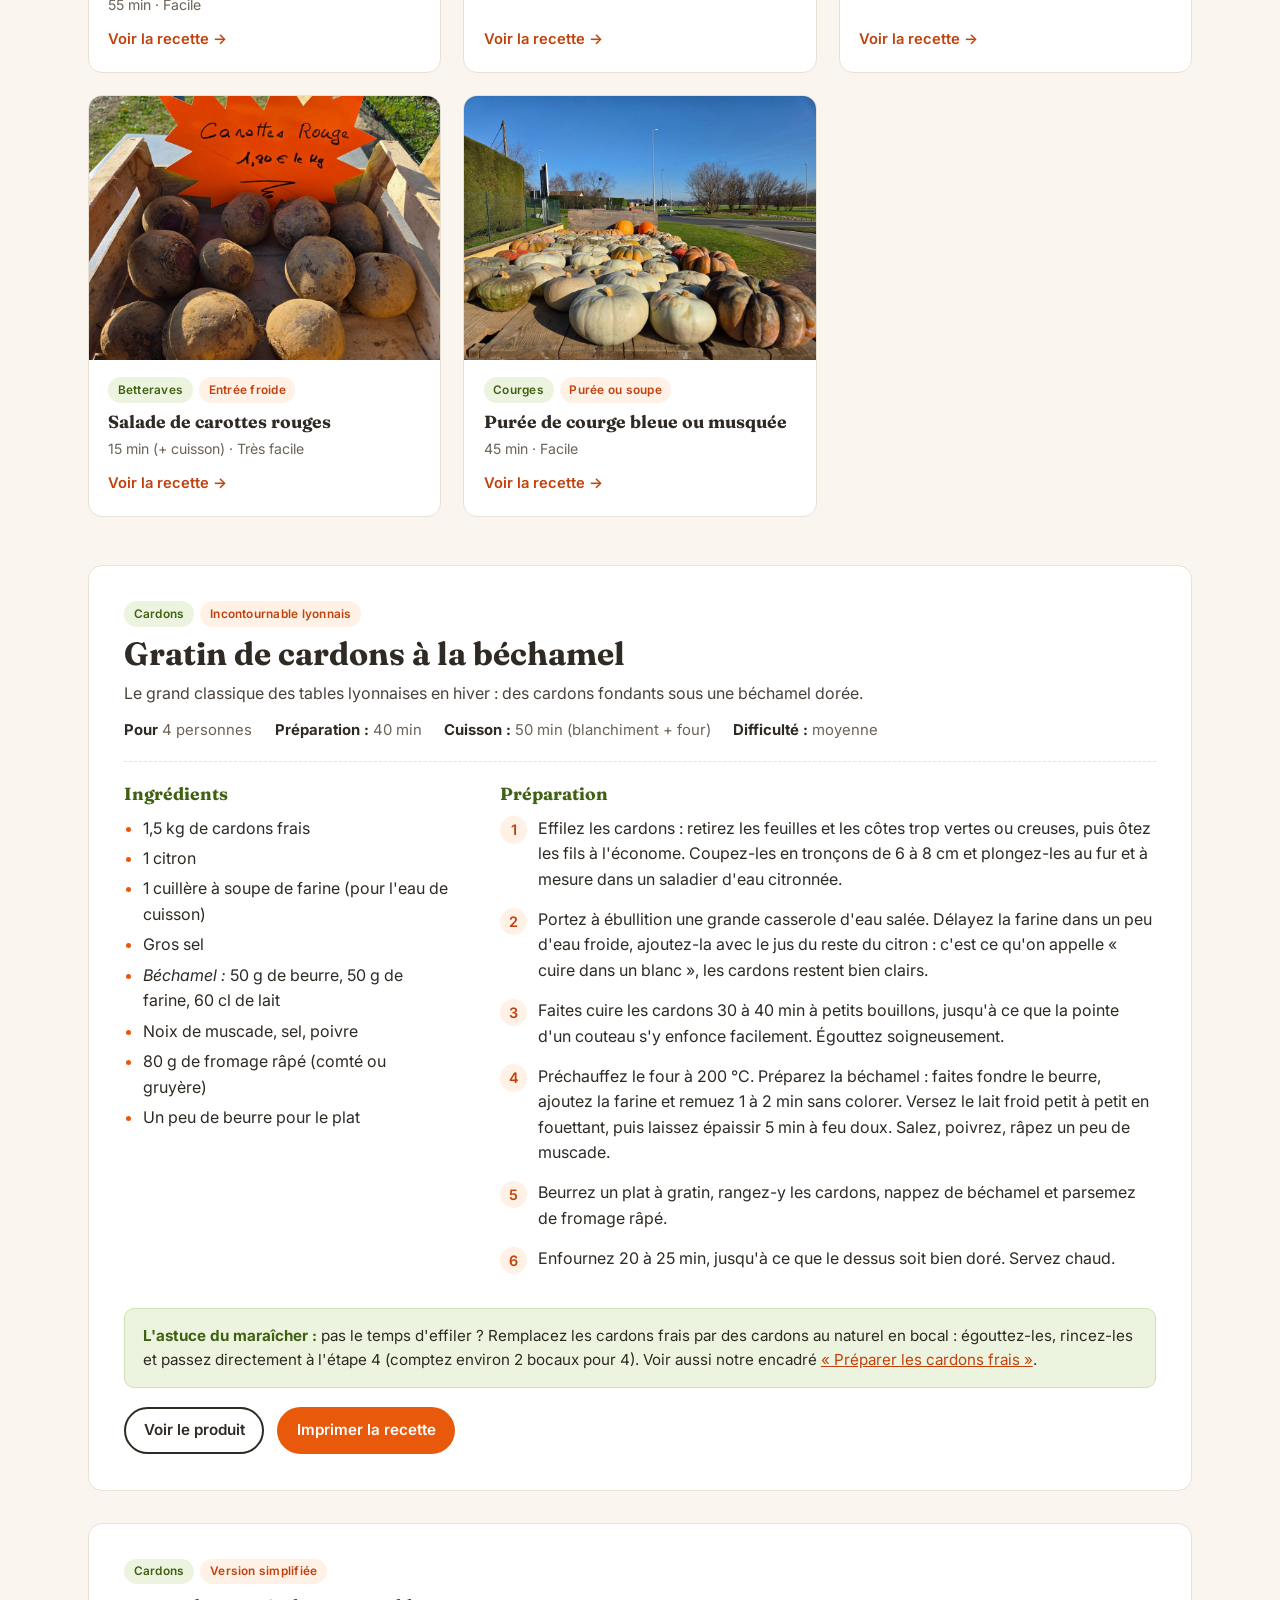
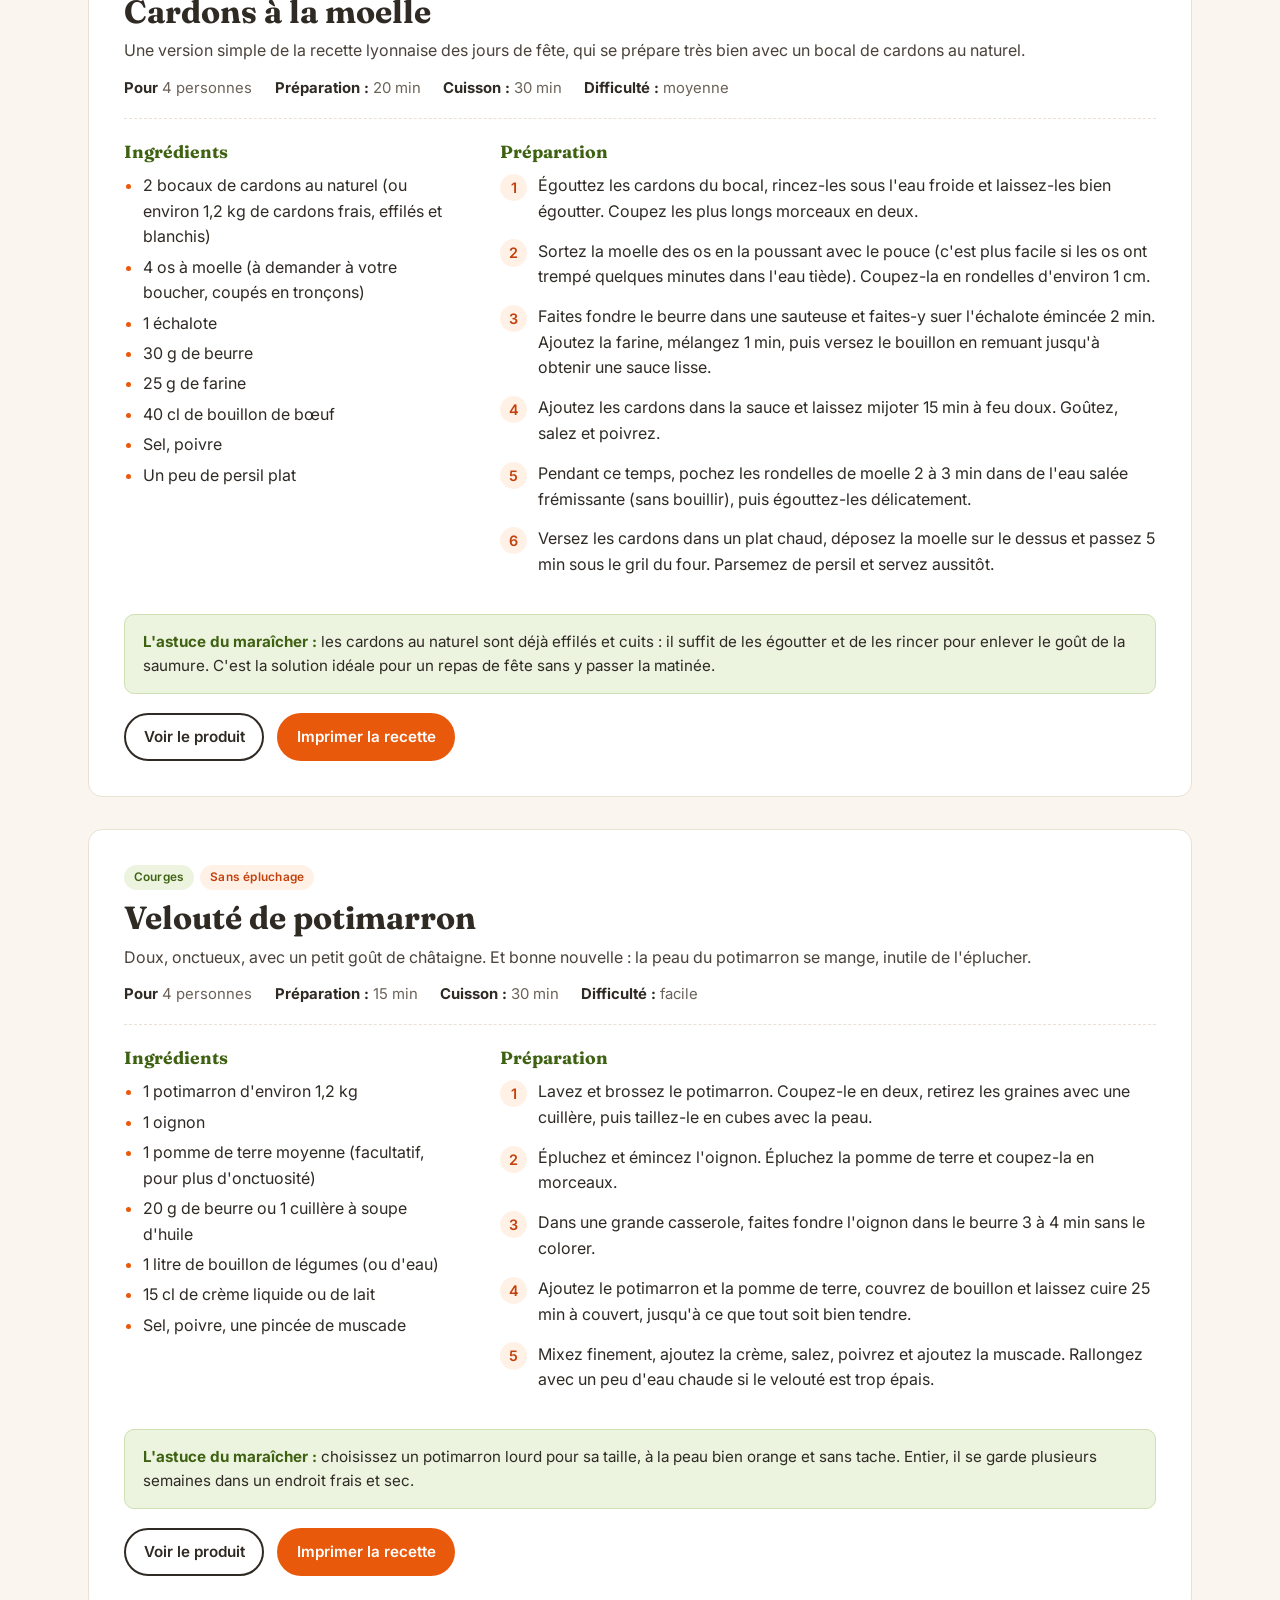
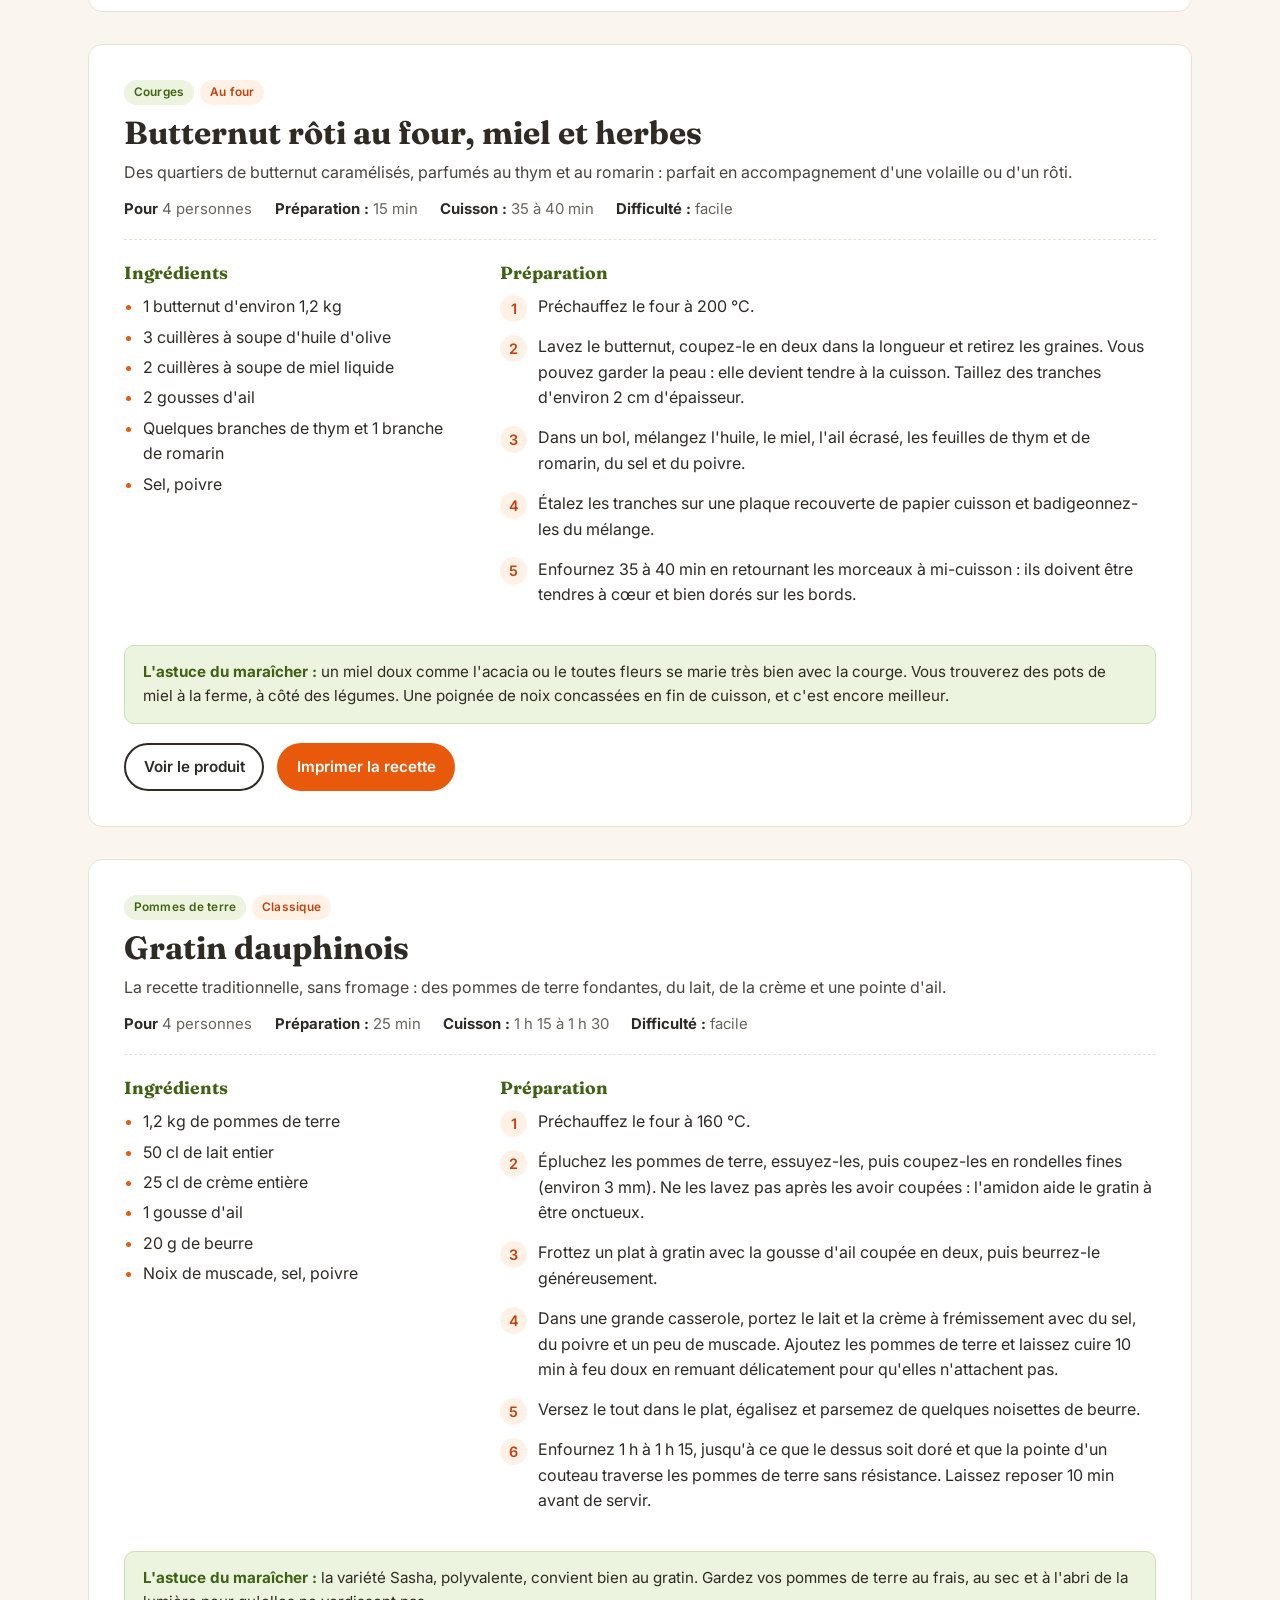
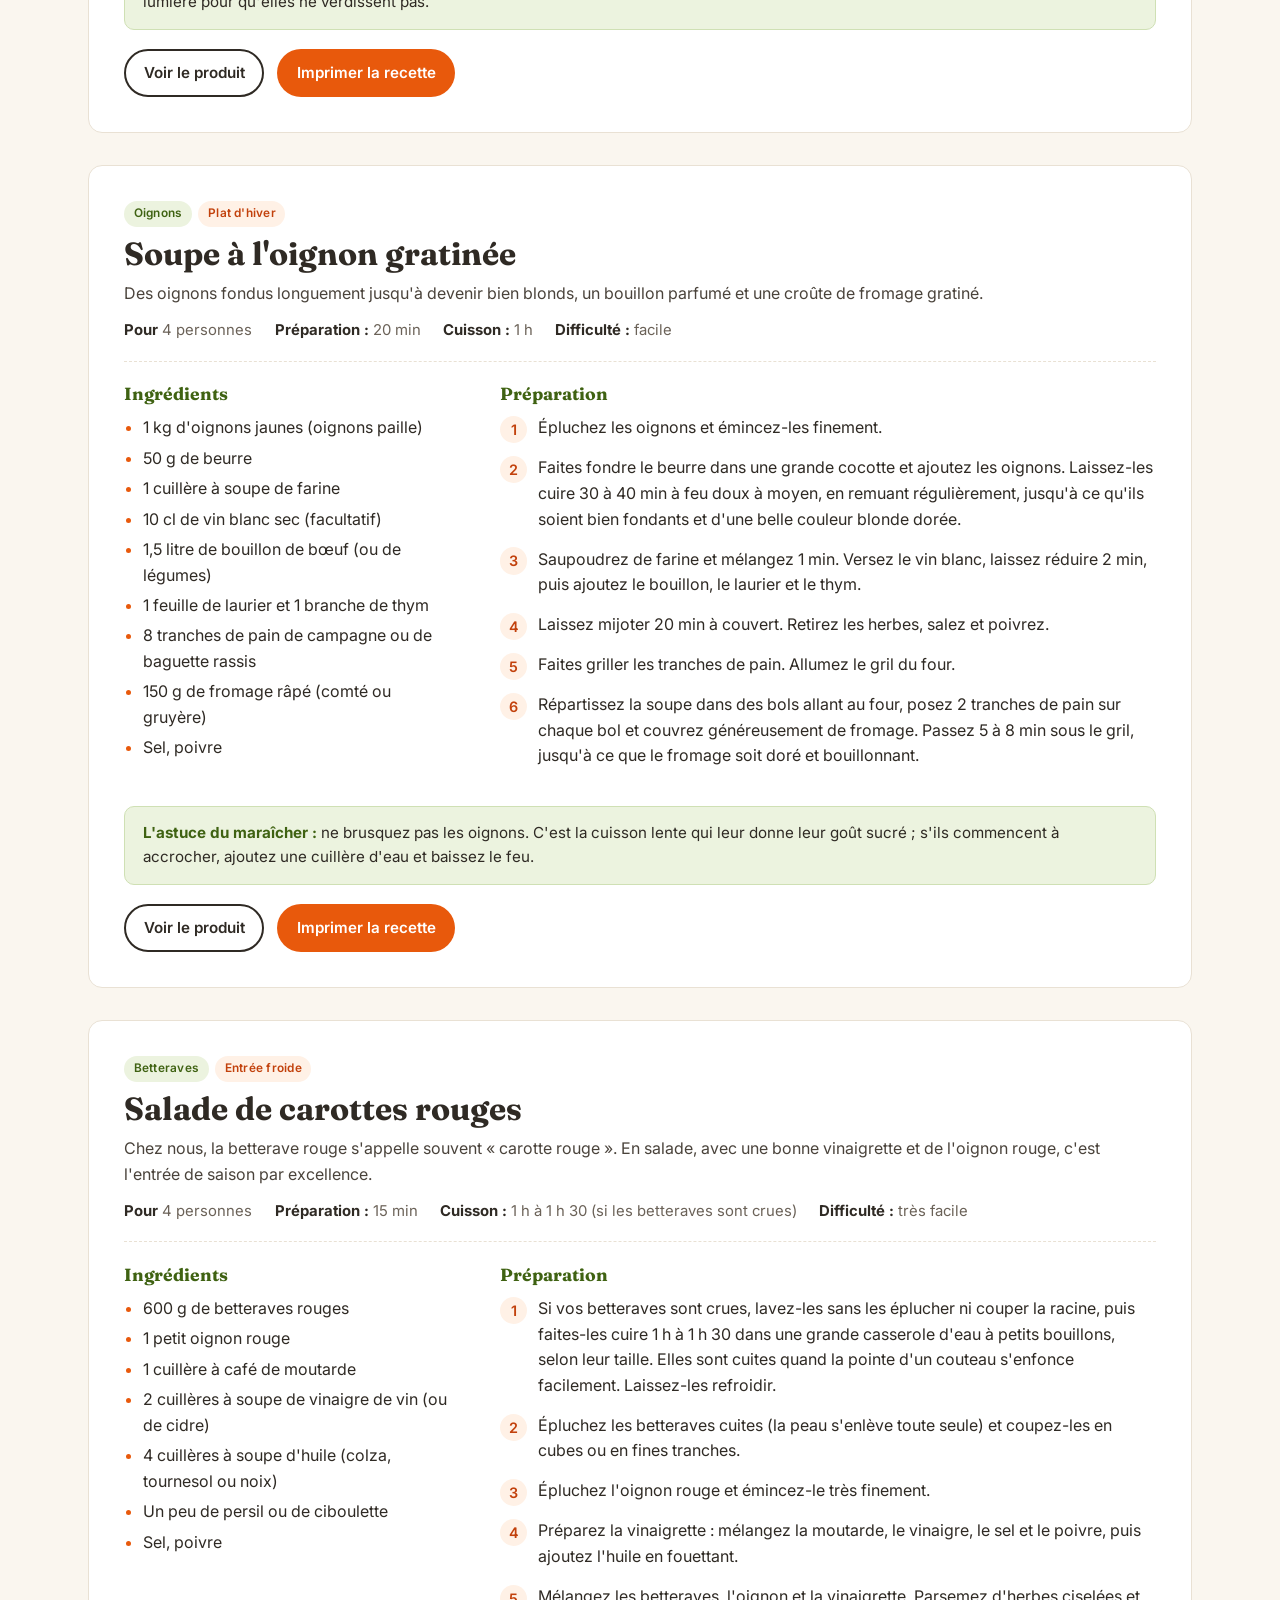
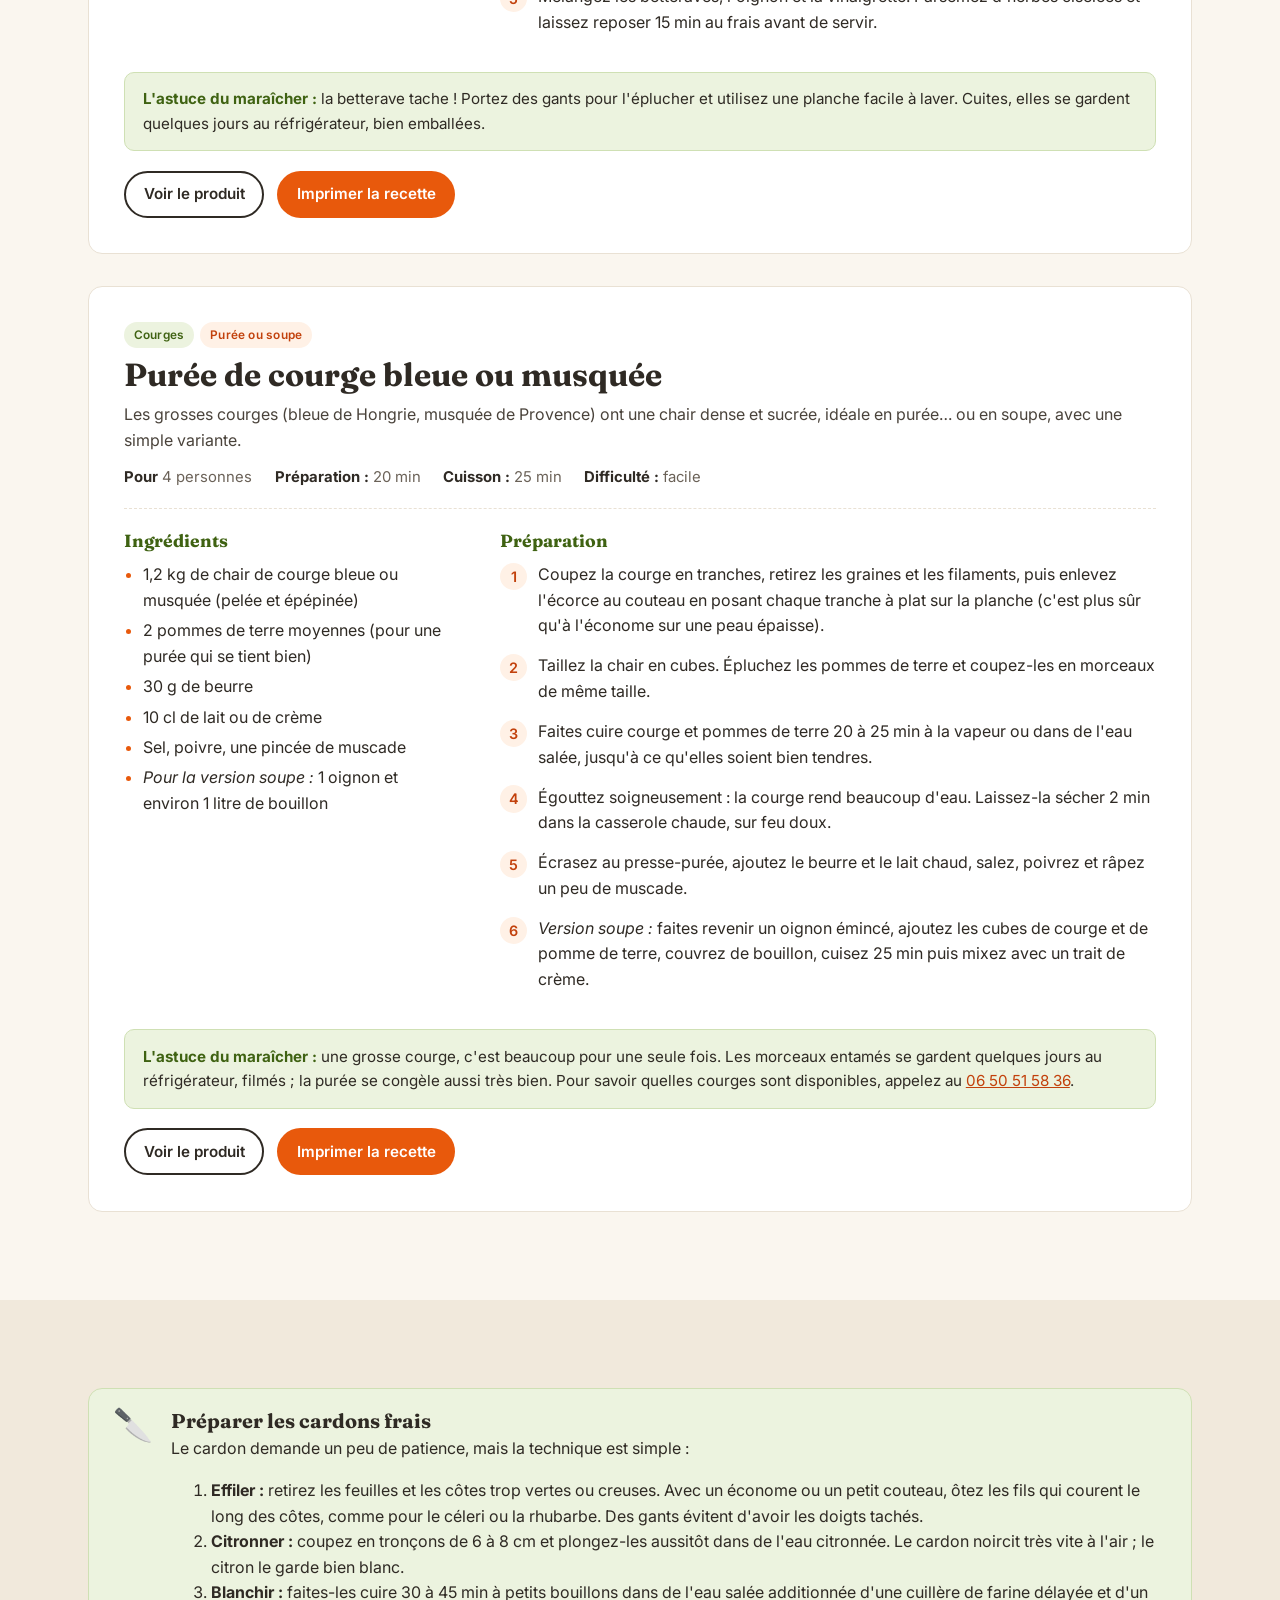
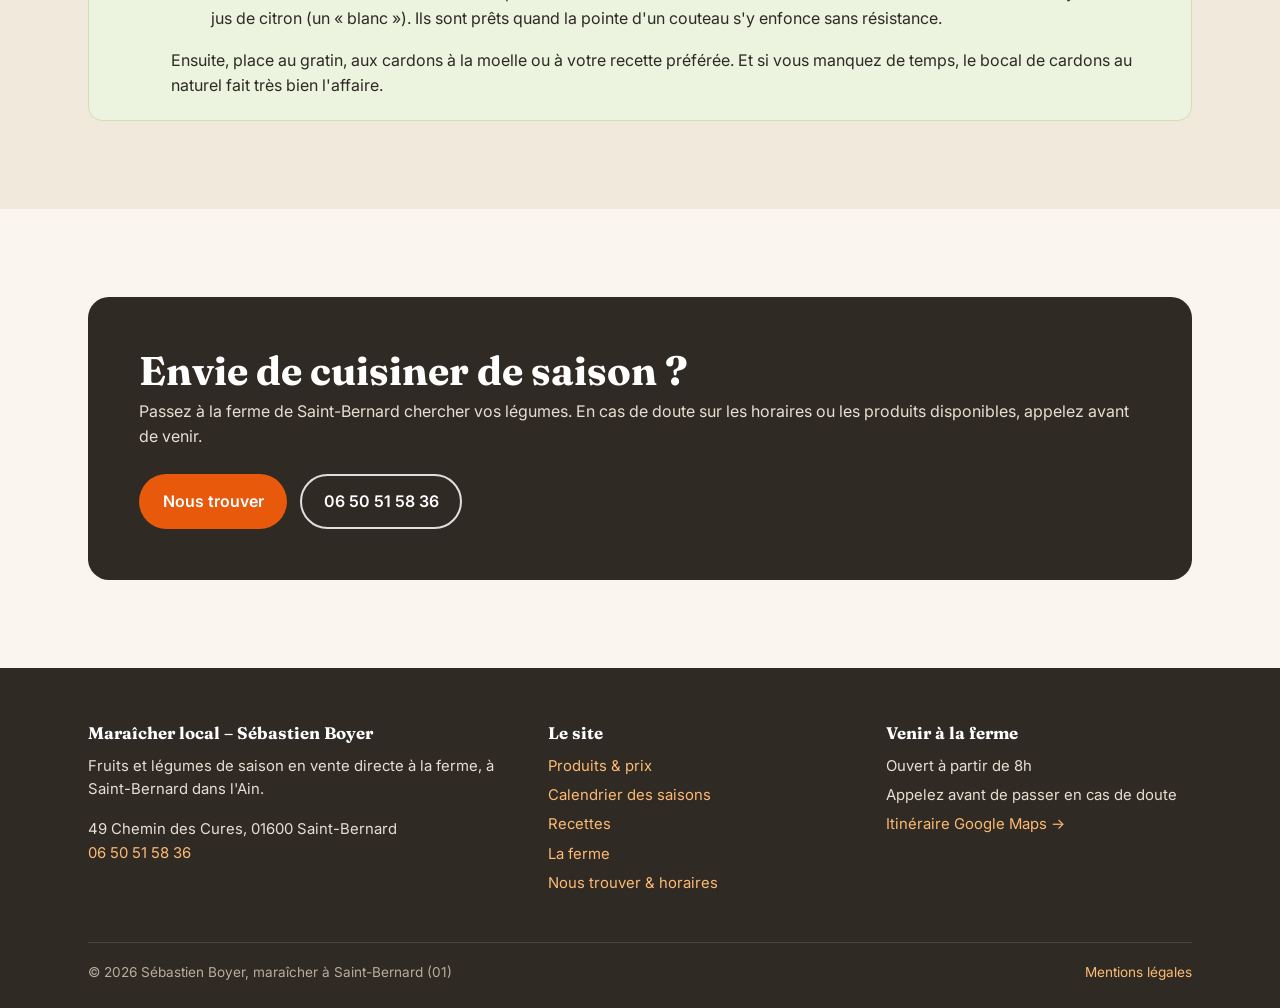
<file: recettes.html>
<!DOCTYPE html>
<html lang="fr">
<head>
  <meta charset="utf-8">
  <meta name="viewport" content="width=device-width, initial-scale=1">
  <title>Recettes de saison : cardons, courges, pommes de terre · Maraîcher local – Sébastien Boyer, Saint-Bernard (01)</title>
  <meta name="description" content="Recettes de saison simples avec les légumes du maraîcher de Saint-Bernard (Ain) : gratin de cardons, velouté de potimarron, gratin dauphinois, soupe à l'oignon.">
  <link rel="preconnect" href="https://fonts.googleapis.com">
  <link rel="preconnect" href="https://fonts.gstatic.com" crossorigin>
  <link href="https://fonts.googleapis.com/css2?family=Fraunces:opsz,wght@9..144,600;9..144,800&family=Inter:wght@400;500;600&display=swap" rel="stylesheet">
  <link rel="stylesheet" href="style.css?v=2">
  <link rel="icon" href="favicon.svg" type="image/svg+xml">
  <style>
    /* Les éléments filtrés (cartes, recettes) doivent bien disparaître malgré leur display */
    .page-recettes [hidden] { display: none !important; }

    /* Sommaire */
    .page-recettes .sommaire { margin-bottom: 3rem; }
    .page-recettes .sommaire .card h3 { font-size: 1.1rem; margin-bottom: .35rem; }
    .page-recettes .card-meta { font-size: .88rem; color: var(--muted); margin: 0 0 .7rem; }
    .page-recettes .card-meta span + span::before { content: " · "; }
    .page-recettes .card-link { margin-top: auto; font-weight: 600; color: var(--orange-dark); font-size: .92rem; }

    /* Fiche recette */
    .page-recettes .recettes-liste { display: flex; flex-direction: column; gap: 2rem; }
    .page-recettes .recette {
      background: var(--paper); border: 1px solid var(--line); border-radius: var(--radius);
      padding: clamp(1.3rem, 4vw, 2.2rem);
    }
    .page-recettes .recette-head { border-bottom: 1px dashed var(--line); padding-bottom: 1.1rem; margin-bottom: 1.4rem; }
    .page-recettes .recette-head h2 { font-size: clamp(1.5rem, 3vw, 2rem); }
    .page-recettes .recette-head p { color: var(--text); margin-bottom: .8rem; }
    .page-recettes .recette-infos {
      list-style: none; padding: 0; margin: 0; display: flex; flex-wrap: wrap; gap: .5rem 1.4rem;
      font-size: .93rem; color: var(--muted);
    }
    .page-recettes .recette-infos strong { color: var(--soil); }
    .page-recettes .recette-corps { display: grid; grid-template-columns: minmax(220px, 1fr) 2fr; gap: clamp(1.5rem, 4vw, 3rem); }
    .page-recettes .recette-corps h3 { font-size: 1.1rem; color: var(--green); margin-bottom: .7rem; }
    .page-recettes .ingredients { margin: 0; padding-left: 1.2rem; }
    .page-recettes .ingredients li { margin-bottom: .3rem; }
    .page-recettes .ingredients li::marker { color: var(--orange); }
    .page-recettes .etapes { margin: 0; padding: 0; list-style: none; counter-reset: etape; }
    .page-recettes .etapes li { position: relative; padding-left: 2.4rem; margin-bottom: .9rem; counter-increment: etape; }
    .page-recettes .etapes li::before {
      content: counter(etape); position: absolute; left: 0; top: .05rem;
      width: 1.7rem; height: 1.7rem; border-radius: 50%; background: var(--orange-soft); color: var(--orange-dark);
      font-weight: 600; font-size: .9rem; display: flex; align-items: center; justify-content: center;
    }
    .page-recettes .astuce {
      margin-top: 1.4rem; background: var(--green-soft); border: 1px solid #cfe0b4; border-radius: 10px;
      padding: .9rem 1.1rem; font-size: .95rem;
    }
    .page-recettes .astuce p { margin: 0; }
    .page-recettes .astuce strong { color: var(--green); }
    .page-recettes .recette .actions { margin-top: 1.2rem; }
    .page-recettes .recette .btn { padding: .6rem 1.1rem; font-size: .95rem; }

    @media (max-width: 820px) {
      .page-recettes .recette-corps { grid-template-columns: 1fr; }
    }

    /* Impression : seulement la recette choisie (classe temporaire sur le body) */
    @media print {
      .page-recettes { background: #fff; }
      .page-recettes .site-header,
      .page-recettes .site-footer,
      .page-recettes .page-hero,
      .page-recettes .filters,
      .page-recettes .sommaire,
      .page-recettes .no-print,
      .page-recettes .recette .actions { display: none !important; }
      .page-recettes .section { padding: 0; }
      .page-recettes .recette { border: 0; padding: 0; page-break-inside: avoid; break-inside: avoid; }
      .page-recettes .recette-corps { grid-template-columns: 1fr 2fr; }
      .page-recettes.print-one main > section:not(.section-recettes),
      .page-recettes.print-one .section-recettes .section-head,
      .page-recettes.print-one .recette:not(.is-printing) { display: none !important; }
      .page-recettes.print-one .recette.is-printing { display: block !important; }
    }
  </style>
</head>
<body class="page-recettes">

<header class="site-header">
  <div class="wrap">
    <a href="index.html" class="brand">
      <img src="favicon.svg" alt="" width="34" height="34">
      <div><strong>Sébastien Boyer</strong><span>Maraîcher · Saint-Bernard</span></div>
    </a>
    <button class="nav-toggle" aria-expanded="false" aria-controls="menu">Menu</button>
    <nav class="main-nav" id="menu" aria-label="Menu principal">
      <a href="index.html">Accueil</a>
      <a href="produits.html">Produits</a>
      <a href="saisons.html">Saisons</a>
      <a href="recettes.html">Recettes</a>
      <a href="ferme.html">La ferme</a>
      <a href="contact.html">Nous trouver</a>
      <a href="tel:+33650515836" class="nav-call">📞 Appeler</a>
    </nav>
  </div>
</header>

<main>

  <section class="page-hero" style="background-image:url('images/butternut-potimarron.jpg')">
    <div class="wrap">
      <p class="eyebrow">En cuisine</p>
      <h1>Recettes de saison</h1>
      <p class="lead">Des idées simples pour cuisiner les légumes de la ferme : cardons, courges, pommes de terre, oignons et carottes rouges. Des classiques de chez nous, faciles à refaire à la maison.</p>
    </div>
  </section>

  <section class="section section-recettes">
    <div class="wrap">
      <div class="section-head">
        <p class="eyebrow">8 recettes</p>
        <h2>Choisissez votre légume</h2>
        <p>Toutes les recettes sont prévues pour 4 personnes. Filtrez par produit, puis cliquez sur une carte pour aller directement à la recette.</p>
      </div>

      <div class="filters" data-target="#recettes" role="group" aria-label="Filtrer les recettes par produit">
        <button type="button" data-filter="tout" aria-pressed="true">Tout</button>
        <button type="button" data-filter="cardons" aria-pressed="false">Cardons</button>
        <button type="button" data-filter="courges" aria-pressed="false">Courges</button>
        <button type="button" data-filter="pommes-de-terre" aria-pressed="false">Pommes de terre</button>
        <button type="button" data-filter="oignons" aria-pressed="false">Oignons</button>
        <button type="button" data-filter="betteraves" aria-pressed="false">Betteraves</button>
      </div>

      <div id="recettes">

        <!-- Sommaire en cartes -->
        <nav class="sommaire" aria-label="Sommaire des recettes">
          <div class="grid">
            <a class="card" href="#gratin-cardons" data-cat="cardons">
              <img src="images/cardons.jpg" alt="Cardons frais effilés, bien blancs, dans une caisse en bois" loading="lazy">
              <div class="card-body">
                <div class="badges"><span class="badge">Cardons</span><span class="badge badge-orange">Spécialité lyonnaise</span></div>
                <h3>Gratin de cardons à la béchamel</h3>
                <p class="card-meta"><span>1 h 30</span><span>Moyen</span></p>
                <span class="card-link">Voir la recette →</span>
              </div>
            </a>
            <a class="card" href="#cardons-moelle" data-cat="cardons">
              <img src="images/cardons-bocaux.jpg" alt="Bocaux de cardons lyonnais au naturel alignés sur une étagère" loading="lazy">
              <div class="card-body">
                <div class="badges"><span class="badge">Cardons</span><span class="badge badge-orange">Avec le bocal</span></div>
                <h3>Cardons à la moelle (version simple)</h3>
                <p class="card-meta"><span>50 min</span><span>Moyen</span></p>
                <span class="card-link">Voir la recette →</span>
              </div>
            </a>
            <a class="card" href="#veloute-potimarron" data-cat="courges oignons">
              <img src="images/courges-variees.jpg" alt="Caisses de courges variées, potimarrons et mini-citrouilles" loading="lazy">
              <div class="card-body">
                <div class="badges"><span class="badge">Courges</span><span class="badge badge-orange">Sans épluchage</span></div>
                <h3>Velouté de potimarron</h3>
                <p class="card-meta"><span>45 min</span><span>Facile</span></p>
                <span class="card-link">Voir la recette →</span>
              </div>
            </a>
            <a class="card" href="#butternut-roti" data-cat="courges">
              <img src="images/miel.jpg" alt="Pots de miel d'acacia, de châtaignier, de fleurs et de sapin" loading="lazy">
              <div class="card-body">
                <div class="badges"><span class="badge">Courges</span><span class="badge badge-orange">Au four</span></div>
                <h3>Butternut rôti au four, miel et herbes</h3>
                <p class="card-meta"><span>55 min</span><span>Facile</span></p>
                <span class="card-link">Voir la recette →</span>
              </div>
            </a>
            <a class="card" href="#gratin-dauphinois" data-cat="pommes-de-terre">
              <img src="images/pommes-de-terre.jpg" alt="Sacs de pommes de terre en filet orange posés sur une palette" loading="lazy">
              <div class="card-body">
                <div class="badges"><span class="badge">Pommes de terre</span><span class="badge badge-orange">Classique</span></div>
                <h3>Gratin dauphinois</h3>
                <p class="card-meta"><span>1 h 45</span><span>Facile</span></p>
                <span class="card-link">Voir la recette →</span>
              </div>
            </a>
            <a class="card" href="#soupe-oignon" data-cat="oignons">
              <img src="images/oignons.jpg" alt="Filets d'oignons jaunes et rouges avec une pancarte de prix" loading="lazy">
              <div class="card-body">
                <div class="badges"><span class="badge">Oignons</span><span class="badge badge-orange">Plat d'hiver</span></div>
                <h3>Soupe à l'oignon gratinée</h3>
                <p class="card-meta"><span>1 h 20</span><span>Facile</span></p>
                <span class="card-link">Voir la recette →</span>
              </div>
            </a>
            <a class="card" href="#salade-betteraves" data-cat="betteraves oignons">
              <img src="images/betteraves.jpg" alt="Caisse en bois remplie de betteraves rouges, appelées carottes rouges" loading="lazy">
              <div class="card-body">
                <div class="badges"><span class="badge">Betteraves</span><span class="badge badge-orange">Entrée froide</span></div>
                <h3>Salade de carottes rouges</h3>
                <p class="card-meta"><span>15 min (+ cuisson)</span><span>Très facile</span></p>
                <span class="card-link">Voir la recette →</span>
              </div>
            </a>
            <a class="card" href="#puree-courge" data-cat="courges pommes-de-terre">
              <img src="images/courges-etal.jpg" alt="Grand étal de courges bleues et musquées en bord de route" loading="lazy">
              <div class="card-body">
                <div class="badges"><span class="badge">Courges</span><span class="badge badge-orange">Purée ou soupe</span></div>
                <h3>Purée de courge bleue ou musquée</h3>
                <p class="card-meta"><span>45 min</span><span>Facile</span></p>
                <span class="card-link">Voir la recette →</span>
              </div>
            </a>
          </div>
        </nav>

        <!-- Recettes complètes -->
        <div class="recettes-liste">

          <!-- 1 -->
          <article class="recette" id="gratin-cardons" data-cat="cardons">
            <header class="recette-head">
              <div class="badges"><span class="badge">Cardons</span><span class="badge badge-orange">Incontournable lyonnais</span></div>
              <h2>Gratin de cardons à la béchamel</h2>
              <p>Le grand classique des tables lyonnaises en hiver : des cardons fondants sous une béchamel dorée.</p>
              <ul class="recette-infos">
                <li><strong>Pour</strong> 4 personnes</li>
                <li><strong>Préparation :</strong> 40 min</li>
                <li><strong>Cuisson :</strong> 50 min (blanchiment + four)</li>
                <li><strong>Difficulté :</strong> moyenne</li>
              </ul>
            </header>
            <div class="recette-corps">
              <div>
                <h3>Ingrédients</h3>
                <ul class="ingredients">
                  <li>1,5 kg de cardons frais</li>
                  <li>1 citron</li>
                  <li>1 cuillère à soupe de farine (pour l'eau de cuisson)</li>
                  <li>Gros sel</li>
                  <li><em>Béchamel :</em> 50 g de beurre, 50 g de farine, 60 cl de lait</li>
                  <li>Noix de muscade, sel, poivre</li>
                  <li>80 g de fromage râpé (comté ou gruyère)</li>
                  <li>Un peu de beurre pour le plat</li>
                </ul>
              </div>
              <div>
                <h3>Préparation</h3>
                <ol class="etapes">
                  <li>Effilez les cardons : retirez les feuilles et les côtes trop vertes ou creuses, puis ôtez les fils à l'économe. Coupez-les en tronçons de 6 à 8 cm et plongez-les au fur et à mesure dans un saladier d'eau citronnée.</li>
                  <li>Portez à ébullition une grande casserole d'eau salée. Délayez la farine dans un peu d'eau froide, ajoutez-la avec le jus du reste du citron : c'est ce qu'on appelle « cuire dans un blanc », les cardons restent bien clairs.</li>
                  <li>Faites cuire les cardons 30 à 40 min à petits bouillons, jusqu'à ce que la pointe d'un couteau s'y enfonce facilement. Égouttez soigneusement.</li>
                  <li>Préchauffez le four à 200 °C. Préparez la béchamel : faites fondre le beurre, ajoutez la farine et remuez 1 à 2 min sans colorer. Versez le lait froid petit à petit en fouettant, puis laissez épaissir 5 min à feu doux. Salez, poivrez, râpez un peu de muscade.</li>
                  <li>Beurrez un plat à gratin, rangez-y les cardons, nappez de béchamel et parsemez de fromage râpé.</li>
                  <li>Enfournez 20 à 25 min, jusqu'à ce que le dessus soit bien doré. Servez chaud.</li>
                </ol>
              </div>
            </div>
            <div class="astuce">
              <p><strong>L'astuce du maraîcher :</strong> pas le temps d'effiler ? Remplacez les cardons frais par des cardons au naturel en bocal : égouttez-les, rincez-les et passez directement à l'étape 4 (comptez environ 2 bocaux pour 4). Voir aussi notre encadré <a href="#preparer-cardons">« Préparer les cardons frais »</a>.</p>
            </div>
            <div class="actions">
              <a class="btn btn-outline" href="produits.html">Voir le produit</a>
              <button type="button" class="btn btn-primary" data-print>Imprimer la recette</button>
            </div>
          </article>

          <!-- 2 -->
          <article class="recette" id="cardons-moelle" data-cat="cardons">
            <header class="recette-head">
              <div class="badges"><span class="badge">Cardons</span><span class="badge badge-orange">Version simplifiée</span></div>
              <h2>Cardons à la moelle</h2>
              <p>Une version simple de la recette lyonnaise des jours de fête, qui se prépare très bien avec un bocal de cardons au naturel.</p>
              <ul class="recette-infos">
                <li><strong>Pour</strong> 4 personnes</li>
                <li><strong>Préparation :</strong> 20 min</li>
                <li><strong>Cuisson :</strong> 30 min</li>
                <li><strong>Difficulté :</strong> moyenne</li>
              </ul>
            </header>
            <div class="recette-corps">
              <div>
                <h3>Ingrédients</h3>
                <ul class="ingredients">
                  <li>2 bocaux de cardons au naturel (ou environ 1,2 kg de cardons frais, effilés et blanchis)</li>
                  <li>4 os à moelle (à demander à votre boucher, coupés en tronçons)</li>
                  <li>1 échalote</li>
                  <li>30 g de beurre</li>
                  <li>25 g de farine</li>
                  <li>40 cl de bouillon de bœuf</li>
                  <li>Sel, poivre</li>
                  <li>Un peu de persil plat</li>
                </ul>
              </div>
              <div>
                <h3>Préparation</h3>
                <ol class="etapes">
                  <li>Égouttez les cardons du bocal, rincez-les sous l'eau froide et laissez-les bien égoutter. Coupez les plus longs morceaux en deux.</li>
                  <li>Sortez la moelle des os en la poussant avec le pouce (c'est plus facile si les os ont trempé quelques minutes dans l'eau tiède). Coupez-la en rondelles d'environ 1 cm.</li>
                  <li>Faites fondre le beurre dans une sauteuse et faites-y suer l'échalote émincée 2 min. Ajoutez la farine, mélangez 1 min, puis versez le bouillon en remuant jusqu'à obtenir une sauce lisse.</li>
                  <li>Ajoutez les cardons dans la sauce et laissez mijoter 15 min à feu doux. Goûtez, salez et poivrez.</li>
                  <li>Pendant ce temps, pochez les rondelles de moelle 2 à 3 min dans de l'eau salée frémissante (sans bouillir), puis égouttez-les délicatement.</li>
                  <li>Versez les cardons dans un plat chaud, déposez la moelle sur le dessus et passez 5 min sous le gril du four. Parsemez de persil et servez aussitôt.</li>
                </ol>
              </div>
            </div>
            <div class="astuce">
              <p><strong>L'astuce du maraîcher :</strong> les cardons au naturel sont déjà effilés et cuits : il suffit de les égoutter et de les rincer pour enlever le goût de la saumure. C'est la solution idéale pour un repas de fête sans y passer la matinée.</p>
            </div>
            <div class="actions">
              <a class="btn btn-outline" href="produits.html">Voir le produit</a>
              <button type="button" class="btn btn-primary" data-print>Imprimer la recette</button>
            </div>
          </article>

          <!-- 3 -->
          <article class="recette" id="veloute-potimarron" data-cat="courges oignons">
            <header class="recette-head">
              <div class="badges"><span class="badge">Courges</span><span class="badge badge-orange">Sans épluchage</span></div>
              <h2>Velouté de potimarron</h2>
              <p>Doux, onctueux, avec un petit goût de châtaigne. Et bonne nouvelle : la peau du potimarron se mange, inutile de l'éplucher.</p>
              <ul class="recette-infos">
                <li><strong>Pour</strong> 4 personnes</li>
                <li><strong>Préparation :</strong> 15 min</li>
                <li><strong>Cuisson :</strong> 30 min</li>
                <li><strong>Difficulté :</strong> facile</li>
              </ul>
            </header>
            <div class="recette-corps">
              <div>
                <h3>Ingrédients</h3>
                <ul class="ingredients">
                  <li>1 potimarron d'environ 1,2 kg</li>
                  <li>1 oignon</li>
                  <li>1 pomme de terre moyenne (facultatif, pour plus d'onctuosité)</li>
                  <li>20 g de beurre ou 1 cuillère à soupe d'huile</li>
                  <li>1 litre de bouillon de légumes (ou d'eau)</li>
                  <li>15 cl de crème liquide ou de lait</li>
                  <li>Sel, poivre, une pincée de muscade</li>
                </ul>
              </div>
              <div>
                <h3>Préparation</h3>
                <ol class="etapes">
                  <li>Lavez et brossez le potimarron. Coupez-le en deux, retirez les graines avec une cuillère, puis taillez-le en cubes avec la peau.</li>
                  <li>Épluchez et émincez l'oignon. Épluchez la pomme de terre et coupez-la en morceaux.</li>
                  <li>Dans une grande casserole, faites fondre l'oignon dans le beurre 3 à 4 min sans le colorer.</li>
                  <li>Ajoutez le potimarron et la pomme de terre, couvrez de bouillon et laissez cuire 25 min à couvert, jusqu'à ce que tout soit bien tendre.</li>
                  <li>Mixez finement, ajoutez la crème, salez, poivrez et ajoutez la muscade. Rallongez avec un peu d'eau chaude si le velouté est trop épais.</li>
                </ol>
              </div>
            </div>
            <div class="astuce">
              <p><strong>L'astuce du maraîcher :</strong> choisissez un potimarron lourd pour sa taille, à la peau bien orange et sans tache. Entier, il se garde plusieurs semaines dans un endroit frais et sec.</p>
            </div>
            <div class="actions">
              <a class="btn btn-outline" href="produits.html">Voir le produit</a>
              <button type="button" class="btn btn-primary" data-print>Imprimer la recette</button>
            </div>
          </article>

          <!-- 4 -->
          <article class="recette" id="butternut-roti" data-cat="courges">
            <header class="recette-head">
              <div class="badges"><span class="badge">Courges</span><span class="badge badge-orange">Au four</span></div>
              <h2>Butternut rôti au four, miel et herbes</h2>
              <p>Des quartiers de butternut caramélisés, parfumés au thym et au romarin : parfait en accompagnement d'une volaille ou d'un rôti.</p>
              <ul class="recette-infos">
                <li><strong>Pour</strong> 4 personnes</li>
                <li><strong>Préparation :</strong> 15 min</li>
                <li><strong>Cuisson :</strong> 35 à 40 min</li>
                <li><strong>Difficulté :</strong> facile</li>
              </ul>
            </header>
            <div class="recette-corps">
              <div>
                <h3>Ingrédients</h3>
                <ul class="ingredients">
                  <li>1 butternut d'environ 1,2 kg</li>
                  <li>3 cuillères à soupe d'huile d'olive</li>
                  <li>2 cuillères à soupe de miel liquide</li>
                  <li>2 gousses d'ail</li>
                  <li>Quelques branches de thym et 1 branche de romarin</li>
                  <li>Sel, poivre</li>
                </ul>
              </div>
              <div>
                <h3>Préparation</h3>
                <ol class="etapes">
                  <li>Préchauffez le four à 200 °C.</li>
                  <li>Lavez le butternut, coupez-le en deux dans la longueur et retirez les graines. Vous pouvez garder la peau : elle devient tendre à la cuisson. Taillez des tranches d'environ 2 cm d'épaisseur.</li>
                  <li>Dans un bol, mélangez l'huile, le miel, l'ail écrasé, les feuilles de thym et de romarin, du sel et du poivre.</li>
                  <li>Étalez les tranches sur une plaque recouverte de papier cuisson et badigeonnez-les du mélange.</li>
                  <li>Enfournez 35 à 40 min en retournant les morceaux à mi-cuisson : ils doivent être tendres à cœur et bien dorés sur les bords.</li>
                </ol>
              </div>
            </div>
            <div class="astuce">
              <p><strong>L'astuce du maraîcher :</strong> un miel doux comme l'acacia ou le toutes fleurs se marie très bien avec la courge. Vous trouverez des pots de miel à la ferme, à côté des légumes. Une poignée de noix concassées en fin de cuisson, et c'est encore meilleur.</p>
            </div>
            <div class="actions">
              <a class="btn btn-outline" href="produits.html">Voir le produit</a>
              <button type="button" class="btn btn-primary" data-print>Imprimer la recette</button>
            </div>
          </article>

          <!-- 5 -->
          <article class="recette" id="gratin-dauphinois" data-cat="pommes-de-terre">
            <header class="recette-head">
              <div class="badges"><span class="badge">Pommes de terre</span><span class="badge badge-orange">Classique</span></div>
              <h2>Gratin dauphinois</h2>
              <p>La recette traditionnelle, sans fromage : des pommes de terre fondantes, du lait, de la crème et une pointe d'ail.</p>
              <ul class="recette-infos">
                <li><strong>Pour</strong> 4 personnes</li>
                <li><strong>Préparation :</strong> 25 min</li>
                <li><strong>Cuisson :</strong> 1 h 15 à 1 h 30</li>
                <li><strong>Difficulté :</strong> facile</li>
              </ul>
            </header>
            <div class="recette-corps">
              <div>
                <h3>Ingrédients</h3>
                <ul class="ingredients">
                  <li>1,2 kg de pommes de terre</li>
                  <li>50 cl de lait entier</li>
                  <li>25 cl de crème entière</li>
                  <li>1 gousse d'ail</li>
                  <li>20 g de beurre</li>
                  <li>Noix de muscade, sel, poivre</li>
                </ul>
              </div>
              <div>
                <h3>Préparation</h3>
                <ol class="etapes">
                  <li>Préchauffez le four à 160 °C.</li>
                  <li>Épluchez les pommes de terre, essuyez-les, puis coupez-les en rondelles fines (environ 3 mm). Ne les lavez pas après les avoir coupées : l'amidon aide le gratin à être onctueux.</li>
                  <li>Frottez un plat à gratin avec la gousse d'ail coupée en deux, puis beurrez-le généreusement.</li>
                  <li>Dans une grande casserole, portez le lait et la crème à frémissement avec du sel, du poivre et un peu de muscade. Ajoutez les pommes de terre et laissez cuire 10 min à feu doux en remuant délicatement pour qu'elles n'attachent pas.</li>
                  <li>Versez le tout dans le plat, égalisez et parsemez de quelques noisettes de beurre.</li>
                  <li>Enfournez 1 h à 1 h 15, jusqu'à ce que le dessus soit doré et que la pointe d'un couteau traverse les pommes de terre sans résistance. Laissez reposer 10 min avant de servir.</li>
                </ol>
              </div>
            </div>
            <div class="astuce">
              <p><strong>L'astuce du maraîcher :</strong> la variété Sasha, polyvalente, convient bien au gratin. Gardez vos pommes de terre au frais, au sec et à l'abri de la lumière pour qu'elles ne verdissent pas.</p>
            </div>
            <div class="actions">
              <a class="btn btn-outline" href="produits.html">Voir le produit</a>
              <button type="button" class="btn btn-primary" data-print>Imprimer la recette</button>
            </div>
          </article>

          <!-- 6 -->
          <article class="recette" id="soupe-oignon" data-cat="oignons">
            <header class="recette-head">
              <div class="badges"><span class="badge">Oignons</span><span class="badge badge-orange">Plat d'hiver</span></div>
              <h2>Soupe à l'oignon gratinée</h2>
              <p>Des oignons fondus longuement jusqu'à devenir bien blonds, un bouillon parfumé et une croûte de fromage gratiné.</p>
              <ul class="recette-infos">
                <li><strong>Pour</strong> 4 personnes</li>
                <li><strong>Préparation :</strong> 20 min</li>
                <li><strong>Cuisson :</strong> 1 h</li>
                <li><strong>Difficulté :</strong> facile</li>
              </ul>
            </header>
            <div class="recette-corps">
              <div>
                <h3>Ingrédients</h3>
                <ul class="ingredients">
                  <li>1 kg d'oignons jaunes (oignons paille)</li>
                  <li>50 g de beurre</li>
                  <li>1 cuillère à soupe de farine</li>
                  <li>10 cl de vin blanc sec (facultatif)</li>
                  <li>1,5 litre de bouillon de bœuf (ou de légumes)</li>
                  <li>1 feuille de laurier et 1 branche de thym</li>
                  <li>8 tranches de pain de campagne ou de baguette rassis</li>
                  <li>150 g de fromage râpé (comté ou gruyère)</li>
                  <li>Sel, poivre</li>
                </ul>
              </div>
              <div>
                <h3>Préparation</h3>
                <ol class="etapes">
                  <li>Épluchez les oignons et émincez-les finement.</li>
                  <li>Faites fondre le beurre dans une grande cocotte et ajoutez les oignons. Laissez-les cuire 30 à 40 min à feu doux à moyen, en remuant régulièrement, jusqu'à ce qu'ils soient bien fondants et d'une belle couleur blonde dorée.</li>
                  <li>Saupoudrez de farine et mélangez 1 min. Versez le vin blanc, laissez réduire 2 min, puis ajoutez le bouillon, le laurier et le thym.</li>
                  <li>Laissez mijoter 20 min à couvert. Retirez les herbes, salez et poivrez.</li>
                  <li>Faites griller les tranches de pain. Allumez le gril du four.</li>
                  <li>Répartissez la soupe dans des bols allant au four, posez 2 tranches de pain sur chaque bol et couvrez généreusement de fromage. Passez 5 à 8 min sous le gril, jusqu'à ce que le fromage soit doré et bouillonnant.</li>
                </ol>
              </div>
            </div>
            <div class="astuce">
              <p><strong>L'astuce du maraîcher :</strong> ne brusquez pas les oignons. C'est la cuisson lente qui leur donne leur goût sucré ; s'ils commencent à accrocher, ajoutez une cuillère d'eau et baissez le feu.</p>
            </div>
            <div class="actions">
              <a class="btn btn-outline" href="produits.html">Voir le produit</a>
              <button type="button" class="btn btn-primary" data-print>Imprimer la recette</button>
            </div>
          </article>

          <!-- 7 -->
          <article class="recette" id="salade-betteraves" data-cat="betteraves oignons">
            <header class="recette-head">
              <div class="badges"><span class="badge">Betteraves</span><span class="badge badge-orange">Entrée froide</span></div>
              <h2>Salade de carottes rouges</h2>
              <p>Chez nous, la betterave rouge s'appelle souvent « carotte rouge ». En salade, avec une bonne vinaigrette et de l'oignon rouge, c'est l'entrée de saison par excellence.</p>
              <ul class="recette-infos">
                <li><strong>Pour</strong> 4 personnes</li>
                <li><strong>Préparation :</strong> 15 min</li>
                <li><strong>Cuisson :</strong> 1 h à 1 h 30 (si les betteraves sont crues)</li>
                <li><strong>Difficulté :</strong> très facile</li>
              </ul>
            </header>
            <div class="recette-corps">
              <div>
                <h3>Ingrédients</h3>
                <ul class="ingredients">
                  <li>600 g de betteraves rouges</li>
                  <li>1 petit oignon rouge</li>
                  <li>1 cuillère à café de moutarde</li>
                  <li>2 cuillères à soupe de vinaigre de vin (ou de cidre)</li>
                  <li>4 cuillères à soupe d'huile (colza, tournesol ou noix)</li>
                  <li>Un peu de persil ou de ciboulette</li>
                  <li>Sel, poivre</li>
                </ul>
              </div>
              <div>
                <h3>Préparation</h3>
                <ol class="etapes">
                  <li>Si vos betteraves sont crues, lavez-les sans les éplucher ni couper la racine, puis faites-les cuire 1 h à 1 h 30 dans une grande casserole d'eau à petits bouillons, selon leur taille. Elles sont cuites quand la pointe d'un couteau s'enfonce facilement. Laissez-les refroidir.</li>
                  <li>Épluchez les betteraves cuites (la peau s'enlève toute seule) et coupez-les en cubes ou en fines tranches.</li>
                  <li>Épluchez l'oignon rouge et émincez-le très finement.</li>
                  <li>Préparez la vinaigrette : mélangez la moutarde, le vinaigre, le sel et le poivre, puis ajoutez l'huile en fouettant.</li>
                  <li>Mélangez les betteraves, l'oignon et la vinaigrette. Parsemez d'herbes ciselées et laissez reposer 15 min au frais avant de servir.</li>
                </ol>
              </div>
            </div>
            <div class="astuce">
              <p><strong>L'astuce du maraîcher :</strong> la betterave tache ! Portez des gants pour l'éplucher et utilisez une planche facile à laver. Cuites, elles se gardent quelques jours au réfrigérateur, bien emballées.</p>
            </div>
            <div class="actions">
              <a class="btn btn-outline" href="produits.html">Voir le produit</a>
              <button type="button" class="btn btn-primary" data-print>Imprimer la recette</button>
            </div>
          </article>

          <!-- 8 -->
          <article class="recette" id="puree-courge" data-cat="courges pommes-de-terre">
            <header class="recette-head">
              <div class="badges"><span class="badge">Courges</span><span class="badge badge-orange">Purée ou soupe</span></div>
              <h2>Purée de courge bleue ou musquée</h2>
              <p>Les grosses courges (bleue de Hongrie, musquée de Provence) ont une chair dense et sucrée, idéale en purée… ou en soupe, avec une simple variante.</p>
              <ul class="recette-infos">
                <li><strong>Pour</strong> 4 personnes</li>
                <li><strong>Préparation :</strong> 20 min</li>
                <li><strong>Cuisson :</strong> 25 min</li>
                <li><strong>Difficulté :</strong> facile</li>
              </ul>
            </header>
            <div class="recette-corps">
              <div>
                <h3>Ingrédients</h3>
                <ul class="ingredients">
                  <li>1,2 kg de chair de courge bleue ou musquée (pelée et épépinée)</li>
                  <li>2 pommes de terre moyennes (pour une purée qui se tient bien)</li>
                  <li>30 g de beurre</li>
                  <li>10 cl de lait ou de crème</li>
                  <li>Sel, poivre, une pincée de muscade</li>
                  <li><em>Pour la version soupe :</em> 1 oignon et environ 1 litre de bouillon</li>
                </ul>
              </div>
              <div>
                <h3>Préparation</h3>
                <ol class="etapes">
                  <li>Coupez la courge en tranches, retirez les graines et les filaments, puis enlevez l'écorce au couteau en posant chaque tranche à plat sur la planche (c'est plus sûr qu'à l'économe sur une peau épaisse).</li>
                  <li>Taillez la chair en cubes. Épluchez les pommes de terre et coupez-les en morceaux de même taille.</li>
                  <li>Faites cuire courge et pommes de terre 20 à 25 min à la vapeur ou dans de l'eau salée, jusqu'à ce qu'elles soient bien tendres.</li>
                  <li>Égouttez soigneusement : la courge rend beaucoup d'eau. Laissez-la sécher 2 min dans la casserole chaude, sur feu doux.</li>
                  <li>Écrasez au presse-purée, ajoutez le beurre et le lait chaud, salez, poivrez et râpez un peu de muscade.</li>
                  <li><em>Version soupe :</em> faites revenir un oignon émincé, ajoutez les cubes de courge et de pomme de terre, couvrez de bouillon, cuisez 25 min puis mixez avec un trait de crème.</li>
                </ol>
              </div>
            </div>
            <div class="astuce">
              <p><strong>L'astuce du maraîcher :</strong> une grosse courge, c'est beaucoup pour une seule fois. Les morceaux entamés se gardent quelques jours au réfrigérateur, filmés ; la purée se congèle aussi très bien. Pour savoir quelles courges sont disponibles, appelez au <a href="tel:+33650515836">06 50 51 58 36</a>.</p>
            </div>
            <div class="actions">
              <a class="btn btn-outline" href="produits.html">Voir le produit</a>
              <button type="button" class="btn btn-primary" data-print>Imprimer la recette</button>
            </div>
          </article>

        </div>
      </div>
    </div>
  </section>

  <section class="section section-alt" id="preparer-cardons">
    <div class="wrap">
      <div class="callout callout-green">
        <div class="icon" aria-hidden="true">🔪</div>
        <div>
          <h3>Préparer les cardons frais</h3>
          <p>Le cardon demande un peu de patience, mais la technique est simple :</p>
          <ol>
            <li><strong>Effiler :</strong> retirez les feuilles et les côtes trop vertes ou creuses. Avec un économe ou un petit couteau, ôtez les fils qui courent le long des côtes, comme pour le céleri ou la rhubarbe. Des gants évitent d'avoir les doigts tachés.</li>
            <li><strong>Citronner :</strong> coupez en tronçons de 6 à 8 cm et plongez-les aussitôt dans de l'eau citronnée. Le cardon noircit très vite à l'air ; le citron le garde bien blanc.</li>
            <li><strong>Blanchir :</strong> faites-les cuire 30 à 45 min à petits bouillons dans de l'eau salée additionnée d'une cuillère de farine délayée et d'un jus de citron (un « blanc »). Ils sont prêts quand la pointe d'un couteau s'y enfonce sans résistance.</li>
          </ol>
          <p>Ensuite, place au gratin, aux cardons à la moelle ou à votre recette préférée. Et si vous manquez de temps, le bocal de cardons au naturel fait très bien l'affaire.</p>
        </div>
      </div>
    </div>
  </section>

  <section class="section">
    <div class="wrap">
      <div class="cta">
        <div>
          <h2>Envie de cuisiner de saison ?</h2>
          <p>Passez à la ferme de Saint-Bernard chercher vos légumes. En cas de doute sur les horaires ou les produits disponibles, appelez avant de venir.</p>
        </div>
        <div class="actions" style="margin-top:0">
          <a class="btn btn-primary" href="contact.html">Nous trouver</a>
          <a class="btn btn-ghost" href="tel:+33650515836">06 50 51 58 36</a>
        </div>
      </div>
    </div>
  </section>

</main>

<footer class="site-footer">
  <div class="wrap">
    <div class="footer-grid">
      <div>
        <h4>Maraîcher local – Sébastien Boyer</h4>
        <p>Fruits et légumes de saison en vente directe à la ferme, à Saint-Bernard dans l'Ain.</p>
        <p>49 Chemin des Cures, 01600 Saint-Bernard<br><a href="tel:+33650515836">06 50 51 58 36</a></p>
      </div>
      <div>
        <h4>Le site</h4>
        <ul>
          <li><a href="produits.html">Produits &amp; prix</a></li>
          <li><a href="saisons.html">Calendrier des saisons</a></li>
          <li><a href="recettes.html">Recettes</a></li>
          <li><a href="ferme.html">La ferme</a></li>
          <li><a href="contact.html">Nous trouver &amp; horaires</a></li>
        </ul>
      </div>
      <div>
        <h4>Venir à la ferme</h4>
        <ul>
          <li>Ouvert à partir de 8h</li>
          <li>Appelez avant de passer en cas de doute</li>
          <li><a href="https://www.google.com/maps/search/?api=1&query=49+Chemin+des+Cures+01600+Saint-Bernard" target="_blank" rel="noopener">Itinéraire Google Maps →</a></li>
        </ul>
      </div>
    </div>
    <div class="footer-bottom">
      <span>© <span id="year">2026</span> Sébastien Boyer, maraîcher à Saint-Bernard (01)</span>
      <a href="mentions-legales.html">Mentions légales</a>
    </div>
  </div>
</footer>

<script src="js/main.js?v=2"></script>
<script>
  // Imprimer une seule recette : classe temporaire sur le body + la recette choisie
  (function () {
    var body = document.body;
    function nettoyer() {
      body.classList.remove('print-one');
      document.querySelectorAll('.recette.is-printing').forEach(function (a) { a.classList.remove('is-printing'); });
    }
    document.querySelectorAll('.page-recettes [data-print]').forEach(function (btn) {
      btn.addEventListener('click', function () {
        var recette = btn.closest('.recette');
        if (!recette) return;
        nettoyer();
        body.classList.add('print-one');
        recette.classList.add('is-printing');
        window.addEventListener('afterprint', nettoyer, { once: true });
        window.print();
      });
    });
  })();
</script>
</body>
</html>
</file>
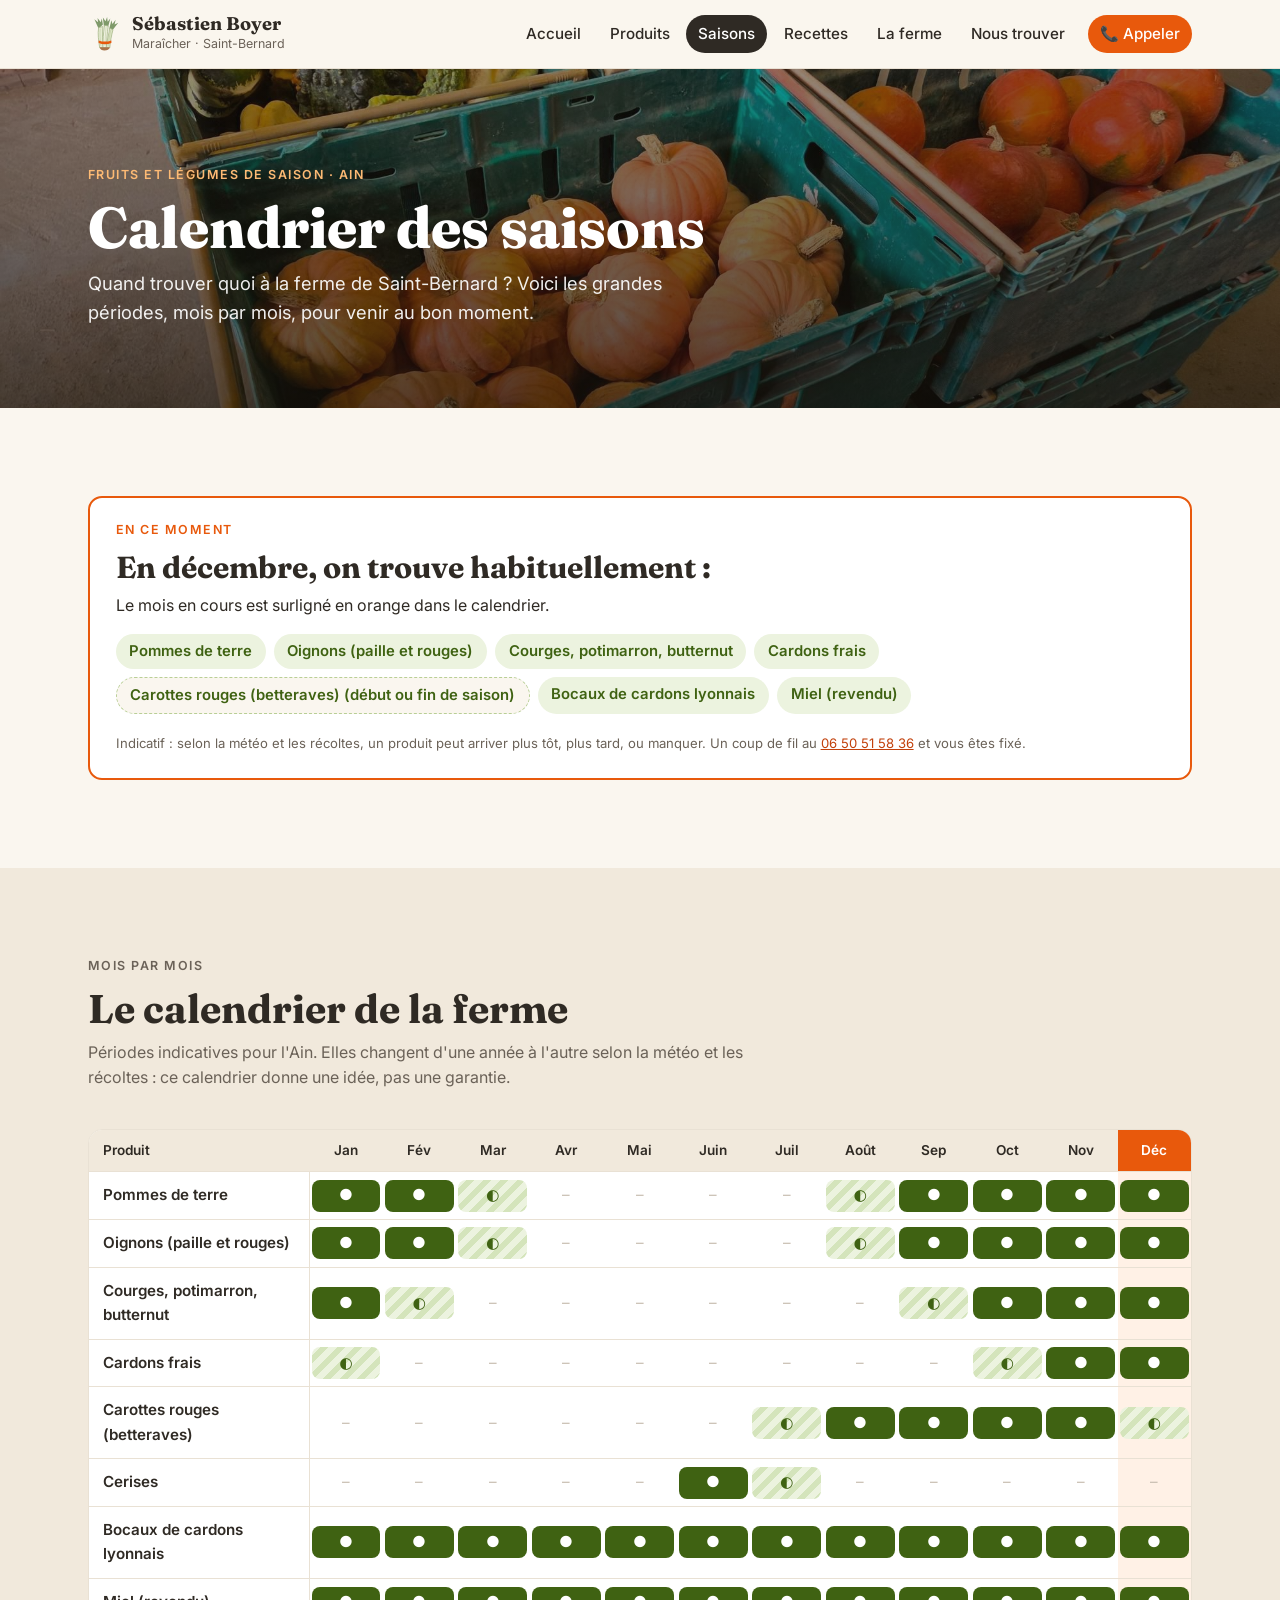
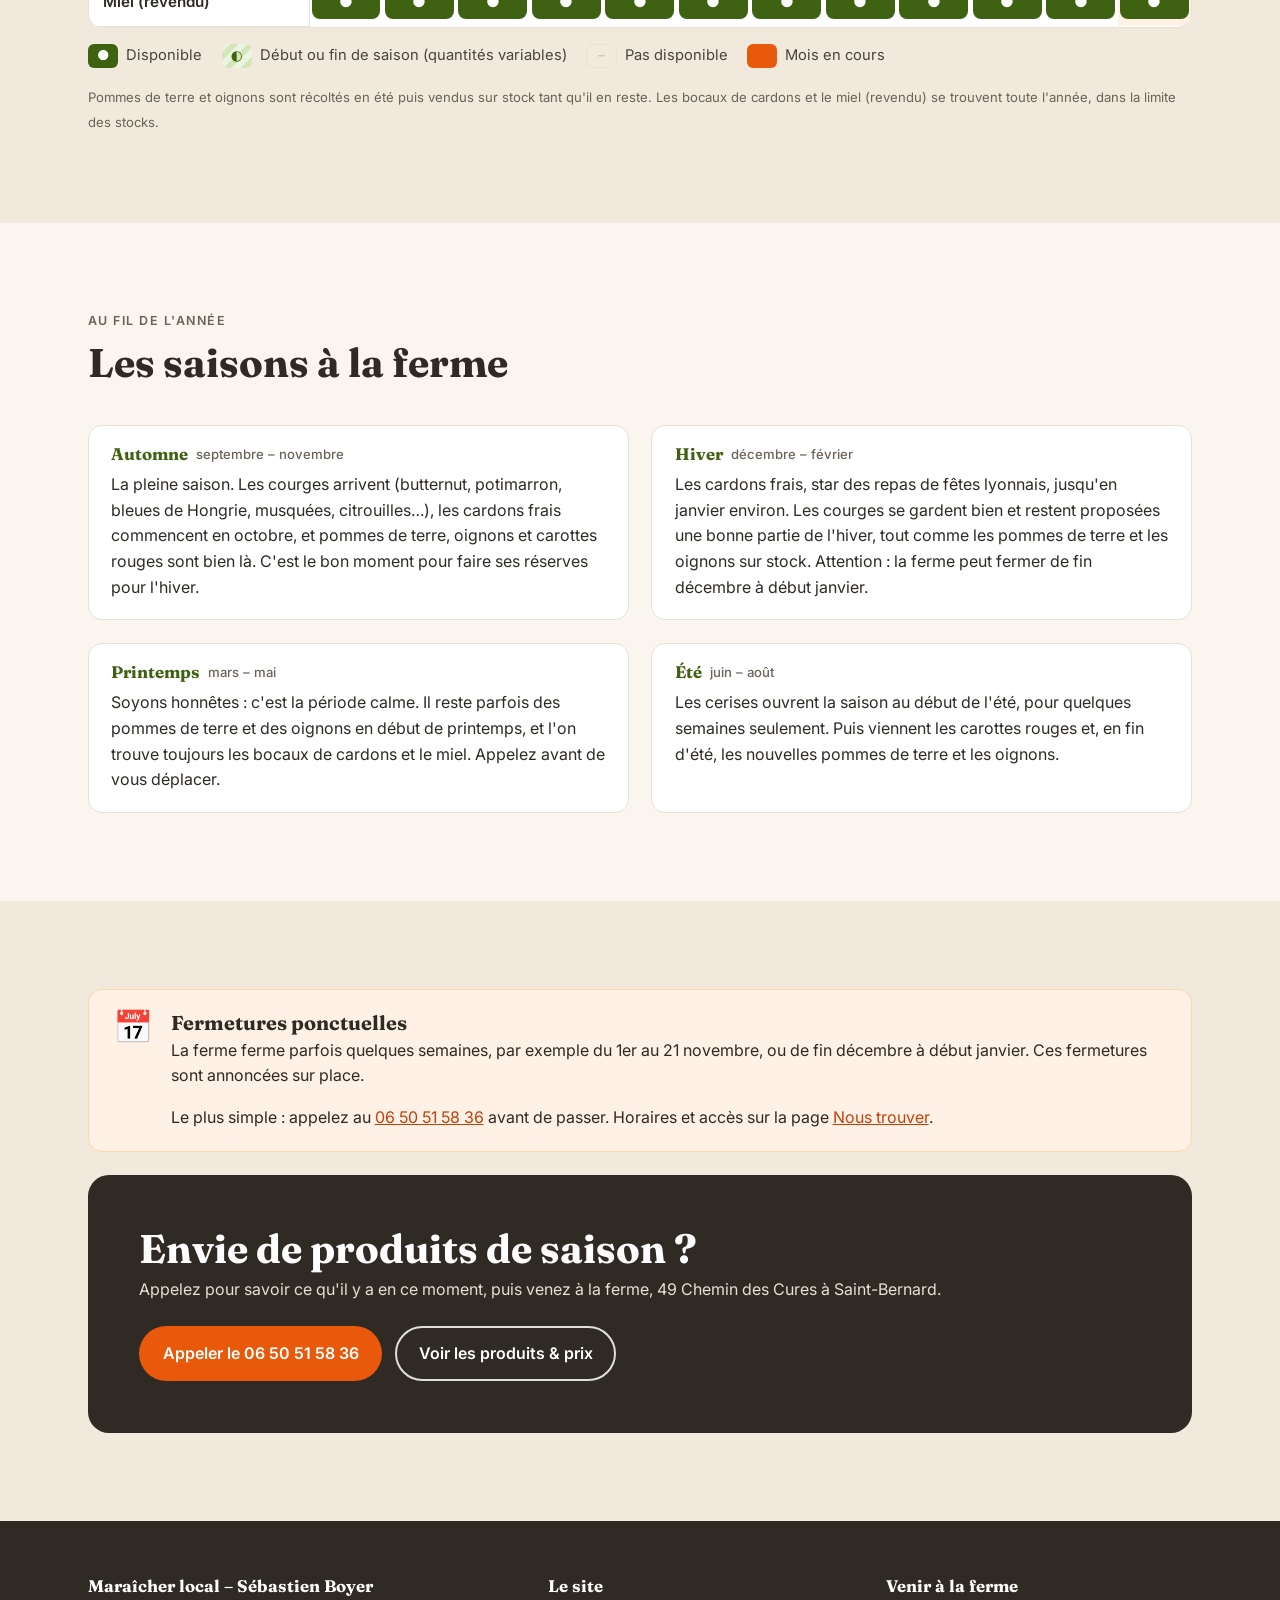
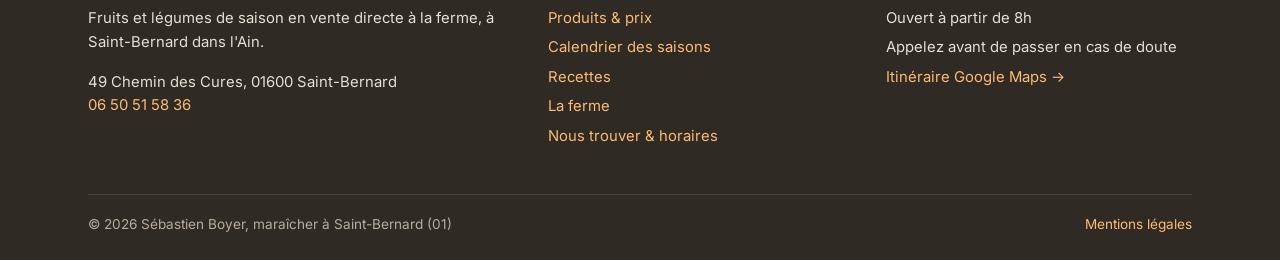
<file: saisons.html>
<!DOCTYPE html>
<html lang="fr">
<head>
  <meta charset="utf-8">
  <meta name="viewport" content="width=device-width, initial-scale=1">
  <title>Calendrier des saisons · Maraîcher local – Sébastien Boyer, Saint-Bernard (01)</title>
  <meta name="description" content="Quand trouver courges, cardons, pommes de terre, oignons, betteraves et cerises chez le maraîcher de Saint-Bernard (Ain) : calendrier des saisons en vente directe.">
  <link rel="preconnect" href="https://fonts.googleapis.com">
  <link rel="preconnect" href="https://fonts.gstatic.com" crossorigin>
  <link href="https://fonts.googleapis.com/css2?family=Fraunces:opsz,wght@9..144,600;9..144,800&family=Inter:wght@400;500;600&display=swap" rel="stylesheet">
  <link rel="stylesheet" href="style.css?v=2">
  <link rel="icon" href="favicon.svg" type="image/svg+xml">
  <style>
    .page-saisons .cal { min-width: 760px; table-layout: fixed; }
    .page-saisons .cal th[scope="row"] { width: 230px; font-weight: 600; background: var(--paper); position: sticky; left: 0; z-index: 1; border-right: 1px solid var(--line); }
    .page-saisons .cal thead th { text-align: center; padding: .6rem .2rem; font-size: .85rem; }
    .page-saisons .cal thead th:first-child { width: 220px; text-align: left; padding-left: .9rem; position: sticky; left: 0; z-index: 2; }
    .page-saisons .cal abbr { text-decoration: none; }
    .page-saisons .cal td { text-align: center; padding: .35rem .15rem; font-size: .9rem; }
    .page-saisons .cal td span[aria-hidden] {
      display: flex; align-items: center; justify-content: center; height: 2rem; border-radius: 8px; font-size: .95rem;
    }
    .page-saisons .cal td.on span[aria-hidden] { background: var(--green); color: #fff; }
    .page-saisons .cal td.part span[aria-hidden] { background: repeating-linear-gradient(135deg, var(--green-soft) 0 6px, #d4e4bb 6px 12px); color: var(--green); }
    .page-saisons .cal td.off span[aria-hidden] { color: #c9bfb1; }
    .page-saisons .cal .is-now { background: var(--orange-soft); }
    .page-saisons .cal thead th.is-now { background: var(--orange); color: #fff; }
    .page-saisons .legend { display: flex; flex-wrap: wrap; gap: 1.2rem; margin: 1rem 0 0; padding: 0; list-style: none; font-size: .92rem; color: var(--text); }
    .page-saisons .legend li { display: flex; align-items: center; gap: .5rem; }
    .page-saisons .legend .sw { display: inline-flex; align-items: center; justify-content: center; width: 1.9rem; height: 1.5rem; border-radius: 6px; font-size: .85rem; }
    .page-saisons .legend .sw.on { background: var(--green); color: #fff; }
    .page-saisons .legend .sw.part { background: repeating-linear-gradient(135deg, var(--green-soft) 0 6px, #d4e4bb 6px 12px); color: var(--green); }
    .page-saisons .legend .sw.off { border: 1px solid var(--line); color: #c9bfb1; }
    .page-saisons .legend .sw.now { background: var(--orange); }
    .page-saisons .now-box { background: var(--paper); border: 2px solid var(--orange); border-radius: var(--radius); padding: 1.4rem 1.6rem; }
    .page-saisons .now-box h2 { font-size: clamp(1.4rem, 3vw, 1.9rem); }
    .page-saisons .now-list { list-style: none; padding: 0; margin: .4rem 0 0; display: flex; flex-wrap: wrap; gap: .5rem; }
    .page-saisons .now-list li { background: var(--green-soft); color: var(--green); font-weight: 600; padding: .35rem .85rem; border-radius: 999px; font-size: .93rem; }
    .page-saisons .now-list li.part { background: var(--cream); border: 1px dashed #b9cf96; }
    .page-saisons .season h3 { display: flex; align-items: center; gap: .5rem; }
    .page-saisons .season .months { font-size: .82rem; color: var(--muted); font-family: "Inter", sans-serif; font-weight: 500; }
    .page-saisons .note { margin: 1rem 0 0; }
    .page-saisons .stack { display: grid; gap: 1.4rem; }
    .page-saisons .cta .actions { margin-top: 0; }
  </style>
</head>
<body class="page-saisons">

<header class="site-header">
  <div class="wrap">
    <a href="index.html" class="brand">
      <img src="favicon.svg" alt="" width="34" height="34">
      <div><strong>Sébastien Boyer</strong><span>Maraîcher · Saint-Bernard</span></div>
    </a>
    <button class="nav-toggle" aria-expanded="false" aria-controls="menu">Menu</button>
    <nav class="main-nav" id="menu" aria-label="Menu principal">
      <a href="index.html">Accueil</a>
      <a href="produits.html">Produits</a>
      <a href="saisons.html">Saisons</a>
      <a href="recettes.html">Recettes</a>
      <a href="ferme.html">La ferme</a>
      <a href="contact.html">Nous trouver</a>
      <a href="tel:+33650515836" class="nav-call">📞 Appeler</a>
    </nav>
  </div>
</header>

<main>

  <section class="page-hero" style="background-image:url('images/courges-variees.jpg')">
    <div class="wrap">
      <p class="eyebrow">Fruits et légumes de saison · Ain</p>
      <h1>Calendrier des saisons</h1>
      <p class="lead">Quand trouver quoi à la ferme de Saint-Bernard ? Voici les grandes périodes, mois par mois, pour venir au bon moment.</p>
    </div>
  </section>

  <section class="section" id="en-ce-moment">
    <div class="wrap">
      <div class="now-box">
        <p class="eyebrow">En ce moment</p>
        <h2 id="now-title">Ce qu'on trouve ce mois-ci</h2>
        <p id="now-intro">Repérez le mois en cours dans le calendrier ci-dessous : les cases vertes indiquent les produits habituellement disponibles.</p>
        <ul class="now-list" id="now-list" hidden></ul>
        <p class="muted note"><small>Indicatif : selon la météo et les récoltes, un produit peut arriver plus tôt, plus tard, ou manquer. Un coup de fil au <a href="tel:+33650515836">06 50 51 58 36</a> et vous êtes fixé.</small></p>
      </div>
    </div>
  </section>

  <section class="section section-alt">
    <div class="wrap">
      <div class="section-head">
        <p class="eyebrow">Mois par mois</p>
        <h2>Le calendrier de la ferme</h2>
        <p>Périodes indicatives pour l'Ain. Elles changent d'une année à l'autre selon la météo et les récoltes : ce calendrier donne une idée, pas une garantie.</p>
      </div>

      <div class="table-wrap">
        <table class="cal" id="calendrier">
          <caption class="visually-hidden">Disponibilité indicative des produits de la ferme selon les mois de l'année</caption>
          <thead>
            <tr>
              <th scope="col">Produit</th>
              <th scope="col"><abbr title="janvier">Jan</abbr></th>
              <th scope="col"><abbr title="février">Fév</abbr></th>
              <th scope="col"><abbr title="mars">Mar</abbr></th>
              <th scope="col"><abbr title="avril">Avr</abbr></th>
              <th scope="col"><abbr title="mai">Mai</abbr></th>
              <th scope="col"><abbr title="juin">Juin</abbr></th>
              <th scope="col"><abbr title="juillet">Juil</abbr></th>
              <th scope="col"><abbr title="août">Août</abbr></th>
              <th scope="col"><abbr title="septembre">Sep</abbr></th>
              <th scope="col"><abbr title="octobre">Oct</abbr></th>
              <th scope="col"><abbr title="novembre">Nov</abbr></th>
              <th scope="col"><abbr title="décembre">Déc</abbr></th>
            </tr>
          </thead>
          <tbody>
            <tr>
              <th scope="row">Pommes de terre</th>
              <td class="on"><span aria-hidden="true">●</span><span class="visually-hidden">disponible</span></td>
              <td class="on"><span aria-hidden="true">●</span><span class="visually-hidden">disponible</span></td>
              <td class="part"><span aria-hidden="true">◐</span><span class="visually-hidden">début ou fin de saison</span></td>
              <td class="off"><span aria-hidden="true">–</span><span class="visually-hidden">pas disponible</span></td>
              <td class="off"><span aria-hidden="true">–</span><span class="visually-hidden">pas disponible</span></td>
              <td class="off"><span aria-hidden="true">–</span><span class="visually-hidden">pas disponible</span></td>
              <td class="off"><span aria-hidden="true">–</span><span class="visually-hidden">pas disponible</span></td>
              <td class="part"><span aria-hidden="true">◐</span><span class="visually-hidden">début ou fin de saison</span></td>
              <td class="on"><span aria-hidden="true">●</span><span class="visually-hidden">disponible</span></td>
              <td class="on"><span aria-hidden="true">●</span><span class="visually-hidden">disponible</span></td>
              <td class="on"><span aria-hidden="true">●</span><span class="visually-hidden">disponible</span></td>
              <td class="on"><span aria-hidden="true">●</span><span class="visually-hidden">disponible</span></td>
            </tr>
            <tr>
              <th scope="row">Oignons (paille et rouges)</th>
              <td class="on"><span aria-hidden="true">●</span><span class="visually-hidden">disponible</span></td>
              <td class="on"><span aria-hidden="true">●</span><span class="visually-hidden">disponible</span></td>
              <td class="part"><span aria-hidden="true">◐</span><span class="visually-hidden">début ou fin de saison</span></td>
              <td class="off"><span aria-hidden="true">–</span><span class="visually-hidden">pas disponible</span></td>
              <td class="off"><span aria-hidden="true">–</span><span class="visually-hidden">pas disponible</span></td>
              <td class="off"><span aria-hidden="true">–</span><span class="visually-hidden">pas disponible</span></td>
              <td class="off"><span aria-hidden="true">–</span><span class="visually-hidden">pas disponible</span></td>
              <td class="part"><span aria-hidden="true">◐</span><span class="visually-hidden">début ou fin de saison</span></td>
              <td class="on"><span aria-hidden="true">●</span><span class="visually-hidden">disponible</span></td>
              <td class="on"><span aria-hidden="true">●</span><span class="visually-hidden">disponible</span></td>
              <td class="on"><span aria-hidden="true">●</span><span class="visually-hidden">disponible</span></td>
              <td class="on"><span aria-hidden="true">●</span><span class="visually-hidden">disponible</span></td>
            </tr>
            <tr>
              <th scope="row">Courges, potimarron, butternut</th>
              <td class="on"><span aria-hidden="true">●</span><span class="visually-hidden">disponible</span></td>
              <td class="part"><span aria-hidden="true">◐</span><span class="visually-hidden">début ou fin de saison</span></td>
              <td class="off"><span aria-hidden="true">–</span><span class="visually-hidden">pas disponible</span></td>
              <td class="off"><span aria-hidden="true">–</span><span class="visually-hidden">pas disponible</span></td>
              <td class="off"><span aria-hidden="true">–</span><span class="visually-hidden">pas disponible</span></td>
              <td class="off"><span aria-hidden="true">–</span><span class="visually-hidden">pas disponible</span></td>
              <td class="off"><span aria-hidden="true">–</span><span class="visually-hidden">pas disponible</span></td>
              <td class="off"><span aria-hidden="true">–</span><span class="visually-hidden">pas disponible</span></td>
              <td class="part"><span aria-hidden="true">◐</span><span class="visually-hidden">début ou fin de saison</span></td>
              <td class="on"><span aria-hidden="true">●</span><span class="visually-hidden">disponible</span></td>
              <td class="on"><span aria-hidden="true">●</span><span class="visually-hidden">disponible</span></td>
              <td class="on"><span aria-hidden="true">●</span><span class="visually-hidden">disponible</span></td>
            </tr>
            <tr>
              <th scope="row">Cardons frais</th>
              <td class="part"><span aria-hidden="true">◐</span><span class="visually-hidden">début ou fin de saison</span></td>
              <td class="off"><span aria-hidden="true">–</span><span class="visually-hidden">pas disponible</span></td>
              <td class="off"><span aria-hidden="true">–</span><span class="visually-hidden">pas disponible</span></td>
              <td class="off"><span aria-hidden="true">–</span><span class="visually-hidden">pas disponible</span></td>
              <td class="off"><span aria-hidden="true">–</span><span class="visually-hidden">pas disponible</span></td>
              <td class="off"><span aria-hidden="true">–</span><span class="visually-hidden">pas disponible</span></td>
              <td class="off"><span aria-hidden="true">–</span><span class="visually-hidden">pas disponible</span></td>
              <td class="off"><span aria-hidden="true">–</span><span class="visually-hidden">pas disponible</span></td>
              <td class="off"><span aria-hidden="true">–</span><span class="visually-hidden">pas disponible</span></td>
              <td class="part"><span aria-hidden="true">◐</span><span class="visually-hidden">début ou fin de saison</span></td>
              <td class="on"><span aria-hidden="true">●</span><span class="visually-hidden">disponible</span></td>
              <td class="on"><span aria-hidden="true">●</span><span class="visually-hidden">disponible</span></td>
            </tr>
            <tr>
              <th scope="row">Carottes rouges (betteraves)</th>
              <td class="off"><span aria-hidden="true">–</span><span class="visually-hidden">pas disponible</span></td>
              <td class="off"><span aria-hidden="true">–</span><span class="visually-hidden">pas disponible</span></td>
              <td class="off"><span aria-hidden="true">–</span><span class="visually-hidden">pas disponible</span></td>
              <td class="off"><span aria-hidden="true">–</span><span class="visually-hidden">pas disponible</span></td>
              <td class="off"><span aria-hidden="true">–</span><span class="visually-hidden">pas disponible</span></td>
              <td class="off"><span aria-hidden="true">–</span><span class="visually-hidden">pas disponible</span></td>
              <td class="part"><span aria-hidden="true">◐</span><span class="visually-hidden">début ou fin de saison</span></td>
              <td class="on"><span aria-hidden="true">●</span><span class="visually-hidden">disponible</span></td>
              <td class="on"><span aria-hidden="true">●</span><span class="visually-hidden">disponible</span></td>
              <td class="on"><span aria-hidden="true">●</span><span class="visually-hidden">disponible</span></td>
              <td class="on"><span aria-hidden="true">●</span><span class="visually-hidden">disponible</span></td>
              <td class="part"><span aria-hidden="true">◐</span><span class="visually-hidden">début ou fin de saison</span></td>
            </tr>
            <tr>
              <th scope="row">Cerises</th>
              <td class="off"><span aria-hidden="true">–</span><span class="visually-hidden">pas disponible</span></td>
              <td class="off"><span aria-hidden="true">–</span><span class="visually-hidden">pas disponible</span></td>
              <td class="off"><span aria-hidden="true">–</span><span class="visually-hidden">pas disponible</span></td>
              <td class="off"><span aria-hidden="true">–</span><span class="visually-hidden">pas disponible</span></td>
              <td class="off"><span aria-hidden="true">–</span><span class="visually-hidden">pas disponible</span></td>
              <td class="on"><span aria-hidden="true">●</span><span class="visually-hidden">disponible</span></td>
              <td class="part"><span aria-hidden="true">◐</span><span class="visually-hidden">début ou fin de saison</span></td>
              <td class="off"><span aria-hidden="true">–</span><span class="visually-hidden">pas disponible</span></td>
              <td class="off"><span aria-hidden="true">–</span><span class="visually-hidden">pas disponible</span></td>
              <td class="off"><span aria-hidden="true">–</span><span class="visually-hidden">pas disponible</span></td>
              <td class="off"><span aria-hidden="true">–</span><span class="visually-hidden">pas disponible</span></td>
              <td class="off"><span aria-hidden="true">–</span><span class="visually-hidden">pas disponible</span></td>
            </tr>
            <tr>
              <th scope="row">Bocaux de cardons lyonnais</th>
              <td class="on"><span aria-hidden="true">●</span><span class="visually-hidden">disponible</span></td>
              <td class="on"><span aria-hidden="true">●</span><span class="visually-hidden">disponible</span></td>
              <td class="on"><span aria-hidden="true">●</span><span class="visually-hidden">disponible</span></td>
              <td class="on"><span aria-hidden="true">●</span><span class="visually-hidden">disponible</span></td>
              <td class="on"><span aria-hidden="true">●</span><span class="visually-hidden">disponible</span></td>
              <td class="on"><span aria-hidden="true">●</span><span class="visually-hidden">disponible</span></td>
              <td class="on"><span aria-hidden="true">●</span><span class="visually-hidden">disponible</span></td>
              <td class="on"><span aria-hidden="true">●</span><span class="visually-hidden">disponible</span></td>
              <td class="on"><span aria-hidden="true">●</span><span class="visually-hidden">disponible</span></td>
              <td class="on"><span aria-hidden="true">●</span><span class="visually-hidden">disponible</span></td>
              <td class="on"><span aria-hidden="true">●</span><span class="visually-hidden">disponible</span></td>
              <td class="on"><span aria-hidden="true">●</span><span class="visually-hidden">disponible</span></td>
            </tr>
            <tr>
              <th scope="row">Miel (revendu)</th>
              <td class="on"><span aria-hidden="true">●</span><span class="visually-hidden">disponible</span></td>
              <td class="on"><span aria-hidden="true">●</span><span class="visually-hidden">disponible</span></td>
              <td class="on"><span aria-hidden="true">●</span><span class="visually-hidden">disponible</span></td>
              <td class="on"><span aria-hidden="true">●</span><span class="visually-hidden">disponible</span></td>
              <td class="on"><span aria-hidden="true">●</span><span class="visually-hidden">disponible</span></td>
              <td class="on"><span aria-hidden="true">●</span><span class="visually-hidden">disponible</span></td>
              <td class="on"><span aria-hidden="true">●</span><span class="visually-hidden">disponible</span></td>
              <td class="on"><span aria-hidden="true">●</span><span class="visually-hidden">disponible</span></td>
              <td class="on"><span aria-hidden="true">●</span><span class="visually-hidden">disponible</span></td>
              <td class="on"><span aria-hidden="true">●</span><span class="visually-hidden">disponible</span></td>
              <td class="on"><span aria-hidden="true">●</span><span class="visually-hidden">disponible</span></td>
              <td class="on"><span aria-hidden="true">●</span><span class="visually-hidden">disponible</span></td>
            </tr>
          </tbody>
        </table>
      </div>

      <ul class="legend" aria-label="Légende du calendrier">
        <li><span class="sw on" aria-hidden="true">●</span> Disponible</li>
        <li><span class="sw part" aria-hidden="true">◐</span> Début ou fin de saison (quantités variables)</li>
        <li><span class="sw off" aria-hidden="true">–</span> Pas disponible</li>
        <li><span class="sw now" aria-hidden="true"></span> Mois en cours</li>
      </ul>
      <p class="muted note"><small>Pommes de terre et oignons sont récoltés en été puis vendus sur stock tant qu'il en reste. Les bocaux de cardons et le miel (revendu) se trouvent toute l'année, dans la limite des stocks.</small></p>
    </div>
  </section>

  <section class="section">
    <div class="wrap">
      <div class="section-head">
        <p class="eyebrow">Au fil de l'année</p>
        <h2>Les saisons à la ferme</h2>
      </div>
      <div class="grid-2">
        <article class="info-box season">
          <h3>Automne <span class="months">septembre – novembre</span></h3>
          <p>La pleine saison. Les courges arrivent (butternut, potimarron, bleues de Hongrie, musquées, citrouilles…), les cardons frais commencent en octobre, et pommes de terre, oignons et carottes rouges sont bien là. C'est le bon moment pour faire ses réserves pour l'hiver.</p>
        </article>
        <article class="info-box season">
          <h3>Hiver <span class="months">décembre – février</span></h3>
          <p>Les cardons frais, star des repas de fêtes lyonnais, jusqu'en janvier environ. Les courges se gardent bien et restent proposées une bonne partie de l'hiver, tout comme les pommes de terre et les oignons sur stock. Attention : la ferme peut fermer de fin décembre à début janvier.</p>
        </article>
        <article class="info-box season">
          <h3>Printemps <span class="months">mars – mai</span></h3>
          <p>Soyons honnêtes : c'est la période calme. Il reste parfois des pommes de terre et des oignons en début de printemps, et l'on trouve toujours les bocaux de cardons et le miel. Appelez avant de vous déplacer.</p>
        </article>
        <article class="info-box season">
          <h3>Été <span class="months">juin – août</span></h3>
          <p>Les cerises ouvrent la saison au début de l'été, pour quelques semaines seulement. Puis viennent les carottes rouges et, en fin d'été, les nouvelles pommes de terre et les oignons.</p>
        </article>
      </div>
    </div>
  </section>

  <section class="section section-alt">
    <div class="wrap stack">
      <div class="callout">
        <div class="icon" aria-hidden="true">📅</div>
        <div>
          <h3>Fermetures ponctuelles</h3>
          <p>La ferme ferme parfois quelques semaines, par exemple du 1er au 21 novembre, ou de fin décembre à début janvier. Ces fermetures sont annoncées sur place.</p>
          <p>Le plus simple : appelez au <a href="tel:+33650515836">06 50 51 58 36</a> avant de passer. Horaires et accès sur la page <a href="contact.html">Nous trouver</a>.</p>
        </div>
      </div>

      <div class="cta">
        <div>
          <h2>Envie de produits de saison&nbsp;?</h2>
          <p>Appelez pour savoir ce qu'il y a en ce moment, puis venez à la ferme, 49 Chemin des Cures à Saint-Bernard.</p>
        </div>
        <div class="actions">
          <a href="tel:+33650515836" class="btn btn-primary">Appeler le 06 50 51 58 36</a>
          <a href="produits.html" class="btn btn-ghost">Voir les produits &amp; prix</a>
        </div>
      </div>
    </div>
  </section>

</main>

<footer class="site-footer">
  <div class="wrap">
    <div class="footer-grid">
      <div>
        <h4>Maraîcher local – Sébastien Boyer</h4>
        <p>Fruits et légumes de saison en vente directe à la ferme, à Saint-Bernard dans l'Ain.</p>
        <p>49 Chemin des Cures, 01600 Saint-Bernard<br><a href="tel:+33650515836">06 50 51 58 36</a></p>
      </div>
      <div>
        <h4>Le site</h4>
        <ul>
          <li><a href="produits.html">Produits &amp; prix</a></li>
          <li><a href="saisons.html">Calendrier des saisons</a></li>
          <li><a href="recettes.html">Recettes</a></li>
          <li><a href="ferme.html">La ferme</a></li>
          <li><a href="contact.html">Nous trouver &amp; horaires</a></li>
        </ul>
      </div>
      <div>
        <h4>Venir à la ferme</h4>
        <ul>
          <li>Ouvert à partir de 8h</li>
          <li>Appelez avant de passer en cas de doute</li>
          <li><a href="https://www.google.com/maps/search/?api=1&query=49+Chemin+des+Cures+01600+Saint-Bernard" target="_blank" rel="noopener">Itinéraire Google Maps →</a></li>
        </ul>
      </div>
    </div>
    <div class="footer-bottom">
      <span>© <span id="year">2026</span> Sébastien Boyer, maraîcher à Saint-Bernard (01)</span>
      <a href="mentions-legales.html">Mentions légales</a>
    </div>
  </div>
</footer>

<script src="js/main.js?v=2"></script>
<script>
  // Met en avant le mois en cours et liste les produits disponibles.
  (function () {
    var table = document.getElementById('calendrier');
    if (!table) return;
    var m = new Date().getMonth(); // 0 = janvier
    var col = m + 1;
    var names = ['janvier','février','mars','avril','mai','juin','juillet','août','septembre','octobre','novembre','décembre'];
    var head = table.tHead.rows[0].cells[col];
    if (head) head.classList.add('is-now');
    var list = document.getElementById('now-list');
    var count = 0;
    Array.prototype.forEach.call(table.tBodies[0].rows, function (row) {
      var cell = row.cells[col];
      if (!cell) return;
      cell.classList.add('is-now');
      if (cell.classList.contains('on') || cell.classList.contains('part')) {
        var li = document.createElement('li');
        li.textContent = row.cells[0].textContent.trim() + (cell.classList.contains('part') ? ' (début ou fin de saison)' : '');
        if (cell.classList.contains('part')) li.className = 'part';
        list.appendChild(li);
        count++;
      }
    });
    document.getElementById('now-title').textContent = 'En ' + names[m] + ', on trouve habituellement :';
    document.getElementById('now-intro').textContent = count
      ? 'Le mois en cours est surligné en orange dans le calendrier.'
      : 'Ce mois-ci est calme à la ferme : appelez avant de passer.';
    if (count) list.hidden = false;
  })();
</script>
</body>
</html>
</file>
<file: style.css>
/* =========================================================
   Maraîcher local – Sébastien Boyer · feuille de style commune
   Toutes les pages utilisent ce fichier. Styles propres à une
   page : bloc <style> dans la page, préfixé par sa classe body.
   ========================================================= */
:root {
  --cream: #faf6ef;
  --sand: #f1e9dc;
  --paper: #ffffff;
  --soil: #2f2a24;
  --text: #4a433b;
  --muted: #6b6258;
  --orange: #e8590c;
  --orange-dark: #c2410c;
  --orange-soft: #fff1e6;
  --green: #3f6212;
  --green-soft: #ecf3df;
  --line: #e9e1d4;
  --radius: 14px;
  --shadow: 0 14px 30px -14px rgba(47,42,36,.35);
  --wrap: 1200px;
  --header-h: 68px;
}

* { box-sizing: border-box; }
html { scroll-behavior: smooth; scroll-padding-top: calc(var(--header-h) + 12px); }
body {
  margin: 0;
  font-family: "Inter", system-ui, sans-serif;
  color: var(--soil);
  background: var(--cream);
  line-height: 1.6;
  -webkit-font-smoothing: antialiased;
}
img { display: block; max-width: 100%; }
[hidden] { display: none !important; }
a { color: var(--orange-dark); }
h1, h2, h3, h4 { font-family: "Fraunces", Georgia, serif; line-height: 1.15; margin: 0 0 .5rem; color: var(--soil); }
h1 { font-size: clamp(2.2rem, 5.5vw, 3.6rem); font-weight: 800; }
h2 { font-size: clamp(1.7rem, 3.6vw, 2.5rem); }
h3 { font-size: 1.25rem; }
p { margin: 0 0 1rem; }
small { font-size: .82rem; color: var(--muted); }

.wrap { max-width: var(--wrap); margin: 0 auto; padding: 0 clamp(1rem, 5vw, 3rem); }
.eyebrow {
  text-transform: uppercase; letter-spacing: .12em; font-size: .78rem;
  font-weight: 600; color: var(--orange); margin: 0 0 .6rem;
}
.lead { font-size: 1.15rem; color: var(--text); max-width: 640px; }
.muted { color: var(--muted); }
.center { text-align: center; }
.visually-hidden { position: absolute; width: 1px; height: 1px; overflow: hidden; clip: rect(0 0 0 0); }

/* ---------- En-tête commun ---------- */
.site-header {
  position: sticky; top: 0; z-index: 50;
  background: rgba(250,246,239,.94);
  backdrop-filter: saturate(1.4) blur(8px);
  border-bottom: 1px solid var(--line);
}
.site-header .wrap { display: flex; align-items: center; justify-content: space-between; height: var(--header-h); gap: 1rem; }
.brand { display: flex; align-items: center; gap: .6rem; text-decoration: none; color: var(--soil); }
.brand img { width: 34px; height: 34px; }
.brand strong { font-family: "Fraunces", serif; font-size: 1.15rem; display: block; line-height: 1.1; }
.brand span { font-size: .78rem; color: var(--muted); display: block; }
.main-nav { display: flex; align-items: center; gap: .3rem; }
.main-nav a {
  color: var(--soil); text-decoration: none; font-weight: 500; font-size: .95rem;
  padding: .45rem .75rem; border-radius: 999px;
}
.main-nav a:hover { background: var(--sand); }
.main-nav a[aria-current="page"] { background: var(--soil); color: #fff; }
.main-nav .nav-call { background: var(--orange); color: #fff; margin-left: .4rem; }
.main-nav .nav-call:hover { background: var(--orange-dark); }
.nav-toggle {
  display: none; background: none; border: 1px solid var(--line); border-radius: 10px;
  padding: .45rem .7rem; font: inherit; font-weight: 600; color: var(--soil); cursor: pointer;
}

/* ---------- Bandeau d'info (fermetures, annonces) ---------- */
.notice {
  background: var(--soil); color: #fde7d3; text-align: center;
  font-size: .92rem; padding: .55rem 1rem;
}
.notice a { color: #fdba74; font-weight: 600; }

/* ---------- Bandeau de page (pages intérieures) ---------- */
.page-hero {
  position: relative; color: #fff; padding: clamp(3.5rem, 9vw, 6rem) 0 clamp(2.5rem, 6vw, 4rem);
  background: var(--soil) center / cover no-repeat;
}
.page-hero::before {
  content: ""; position: absolute; inset: 0;
  background: linear-gradient(180deg, rgba(20,16,10,.45), rgba(20,16,10,.72));
}
.page-hero .wrap { position: relative; }
.page-hero h1 { color: #fff; }
.page-hero .eyebrow { color: #fdba74; }
.page-hero .lead { color: rgba(255,255,255,.92); }

/* ---------- Sections ---------- */
.section { padding: clamp(3.5rem, 8vw, 5.5rem) 0; }
.section-alt { background: var(--sand); }
.section-head { max-width: 680px; margin-bottom: 2.4rem; }
.section-head.center { margin-left: auto; margin-right: auto; }
.section-head p { color: var(--muted); }

/* ---------- Boutons ---------- */
.btn {
  display: inline-flex; align-items: center; gap: .5rem;
  padding: .8rem 1.35rem; border-radius: 999px; border: 2px solid transparent;
  font-weight: 600; text-decoration: none; cursor: pointer; font: inherit; font-weight: 600;
  transition: transform .15s, background .15s, color .15s;
}
.btn:hover { transform: translateY(-2px); }
.btn-primary { background: var(--orange); color: #fff; }
.btn-primary:hover { background: var(--orange-dark); }
.btn-dark { background: var(--soil); color: #fff; }
.btn-outline { border-color: var(--soil); color: var(--soil); background: transparent; }
.btn-outline:hover { background: var(--soil); color: #fff; }
.btn-ghost { border-color: rgba(255,255,255,.85); color: #fff; }
.btn-ghost:hover { background: rgba(255,255,255,.14); }
.actions { display: flex; flex-wrap: wrap; gap: .8rem; margin-top: 1.4rem; }

/* ---------- Grilles & cartes ---------- */
.grid { display: grid; gap: 1.4rem; grid-template-columns: repeat(auto-fill, minmax(260px, 1fr)); }
.grid-2 { display: grid; gap: 1.4rem; grid-template-columns: repeat(2, 1fr); }
.grid-3 { display: grid; gap: 1.4rem; grid-template-columns: repeat(3, 1fr); }
.split { display: grid; grid-template-columns: 1fr 1fr; gap: clamp(2rem, 5vw, 4rem); align-items: center; }

.card {
  background: var(--paper); border: 1px solid var(--line); border-radius: var(--radius);
  overflow: hidden; display: flex; flex-direction: column;
  transition: transform .2s, box-shadow .2s;
}
.card:hover { transform: translateY(-4px); box-shadow: var(--shadow); }
.card > img { aspect-ratio: 4 / 3; object-fit: cover; width: 100%; }
.card-body { padding: 1.1rem 1.2rem 1.3rem; display: flex; flex-direction: column; flex: 1; }
.card-body p { color: var(--muted); font-size: .95rem; margin-bottom: .8rem; }
a.card { text-decoration: none; color: inherit; }

.prices { list-style: none; padding: 0; margin: auto 0 0; border-top: 1px dashed var(--line); }
.prices li {
  display: flex; justify-content: space-between; gap: .8rem; padding: .5rem 0;
  border-bottom: 1px dashed var(--line); font-size: .95rem;
}
.prices strong { color: var(--orange-dark); white-space: nowrap; }

.badge {
  display: inline-block; font-size: .74rem; font-weight: 600; letter-spacing: .02em;
  padding: .2rem .6rem; border-radius: 999px; background: var(--green-soft); color: var(--green);
}
.badge-orange { background: var(--orange-soft); color: var(--orange-dark); }
.badge-dark { background: var(--soil); color: #fff; }
.badges { display: flex; flex-wrap: wrap; gap: .4rem; margin-bottom: .6rem; }

/* ---------- Encadrés ---------- */
.callout {
  display: flex; gap: 1.1rem; align-items: flex-start;
  padding: 1.3rem 1.5rem; border-radius: var(--radius);
  background: var(--orange-soft); border: 1px solid #fed7aa;
}
.callout-green { background: var(--green-soft); border-color: #cfe0b4; }
.callout .icon { font-size: 2rem; line-height: 1; }
.callout h3 { margin-bottom: .25rem; }
.callout p:last-child { margin-bottom: 0; }

.info-box {
  background: var(--paper); border: 1px solid var(--line); border-radius: var(--radius); padding: 1.2rem 1.4rem;
}
.info-box h3 { font-size: 1.05rem; color: var(--green); }
.info-box p:last-child { margin-bottom: 0; }

/* ---------- Tableaux ---------- */
.table-wrap { overflow-x: auto; border: 1px solid var(--line); border-radius: var(--radius); background: var(--paper); }
table { width: 100%; border-collapse: collapse; font-size: .95rem; }
th, td { padding: .7rem .9rem; text-align: left; border-bottom: 1px solid var(--line); }
thead th { background: var(--sand); font-weight: 600; white-space: nowrap; }
tbody tr:last-child td { border-bottom: 0; }

/* ---------- FAQ (details/summary) ---------- */
.faq details {
  background: var(--paper); border: 1px solid var(--line); border-radius: var(--radius);
  padding: 0 1.2rem; margin-bottom: .7rem;
}
.faq summary {
  cursor: pointer; font-weight: 600; padding: 1rem 0; list-style: none;
  display: flex; justify-content: space-between; gap: 1rem;
}
.faq summary::-webkit-details-marker { display: none; }
.faq summary::after { content: "+"; font-size: 1.3rem; color: var(--orange); line-height: 1; }
.faq details[open] summary::after { content: "–"; }
.faq details > div { padding-bottom: 1rem; color: var(--text); }

/* ---------- Galerie ---------- */
.gallery { display: grid; gap: .8rem; grid-template-columns: repeat(auto-fill, minmax(220px, 1fr)); }
.gallery figure { margin: 0; border-radius: var(--radius); overflow: hidden; background: var(--paper); border: 1px solid var(--line); }
.gallery img { width: 100%; aspect-ratio: 1; object-fit: cover; transition: transform .3s; }
.gallery figure:hover img { transform: scale(1.04); }
.gallery figcaption { font-size: .85rem; color: var(--muted); padding: .55rem .8rem; }

/* ---------- Filtres (boutons pastilles) ---------- */
.filters { display: flex; flex-wrap: wrap; gap: .5rem; margin-bottom: 1.8rem; }
.filters button {
  font: inherit; font-size: .92rem; font-weight: 500; cursor: pointer;
  padding: .45rem 1rem; border-radius: 999px; border: 1px solid var(--line);
  background: var(--paper); color: var(--soil);
}
.filters button[aria-pressed="true"] { background: var(--soil); border-color: var(--soil); color: #fff; }

/* ---------- Appel à l'action final ---------- */
.cta {
  background: var(--soil); color: #fff; border-radius: calc(var(--radius) * 1.5);
  padding: clamp(2rem, 5vw, 3.2rem); display: flex; flex-wrap: wrap;
  align-items: center; justify-content: space-between; gap: 1.5rem;
}
.cta h2 { color: #fff; margin: 0 0 .3rem; }
.cta p { margin: 0; color: #e7dfd3; }

/* ---------- Pied de page commun ---------- */
.site-footer { background: var(--soil); color: #e7dfd3; padding: 3.5rem 0 1.5rem; font-size: .93rem; margin-top: 0; }
.site-footer a { color: #fdba74; text-decoration: none; }
.site-footer a:hover { text-decoration: underline; }
.footer-grid { display: grid; grid-template-columns: 1.4fr 1fr 1fr; gap: 2rem; }
.site-footer h4 { color: #fff; font-size: 1.05rem; margin-bottom: .7rem; }
.site-footer ul { list-style: none; padding: 0; margin: 0; }
.site-footer li { margin-bottom: .35rem; }
.footer-bottom {
  border-top: 1px solid rgba(255,255,255,.12); margin-top: 2.5rem; padding-top: 1.2rem;
  display: flex; flex-wrap: wrap; justify-content: space-between; gap: .8rem; font-size: .85rem; color: #b8ad9f;
}

/* ---------- Responsive ---------- */
@media (max-width: 900px) {
  .grid-3 { grid-template-columns: 1fr 1fr; }
  .footer-grid { grid-template-columns: 1fr 1fr; }
}
@media (max-width: 820px) {
  .nav-toggle { display: inline-block; }
  .main-nav {
    display: none; position: absolute; top: var(--header-h); left: 0; right: 0;
    flex-direction: column; align-items: stretch; gap: .2rem;
    background: var(--cream); border-bottom: 1px solid var(--line); padding: .8rem 1rem 1.2rem;
  }
  .main-nav.open { display: flex; }
  .main-nav a { padding: .7rem 1rem; }
  .main-nav .nav-call { margin: .4rem 0 0; text-align: center; }
  .split, .grid-2 { grid-template-columns: 1fr; }
}
@media (max-width: 600px) {
  .grid-3, .footer-grid { grid-template-columns: 1fr; }
  .callout { flex-direction: column; }
}
</file>
